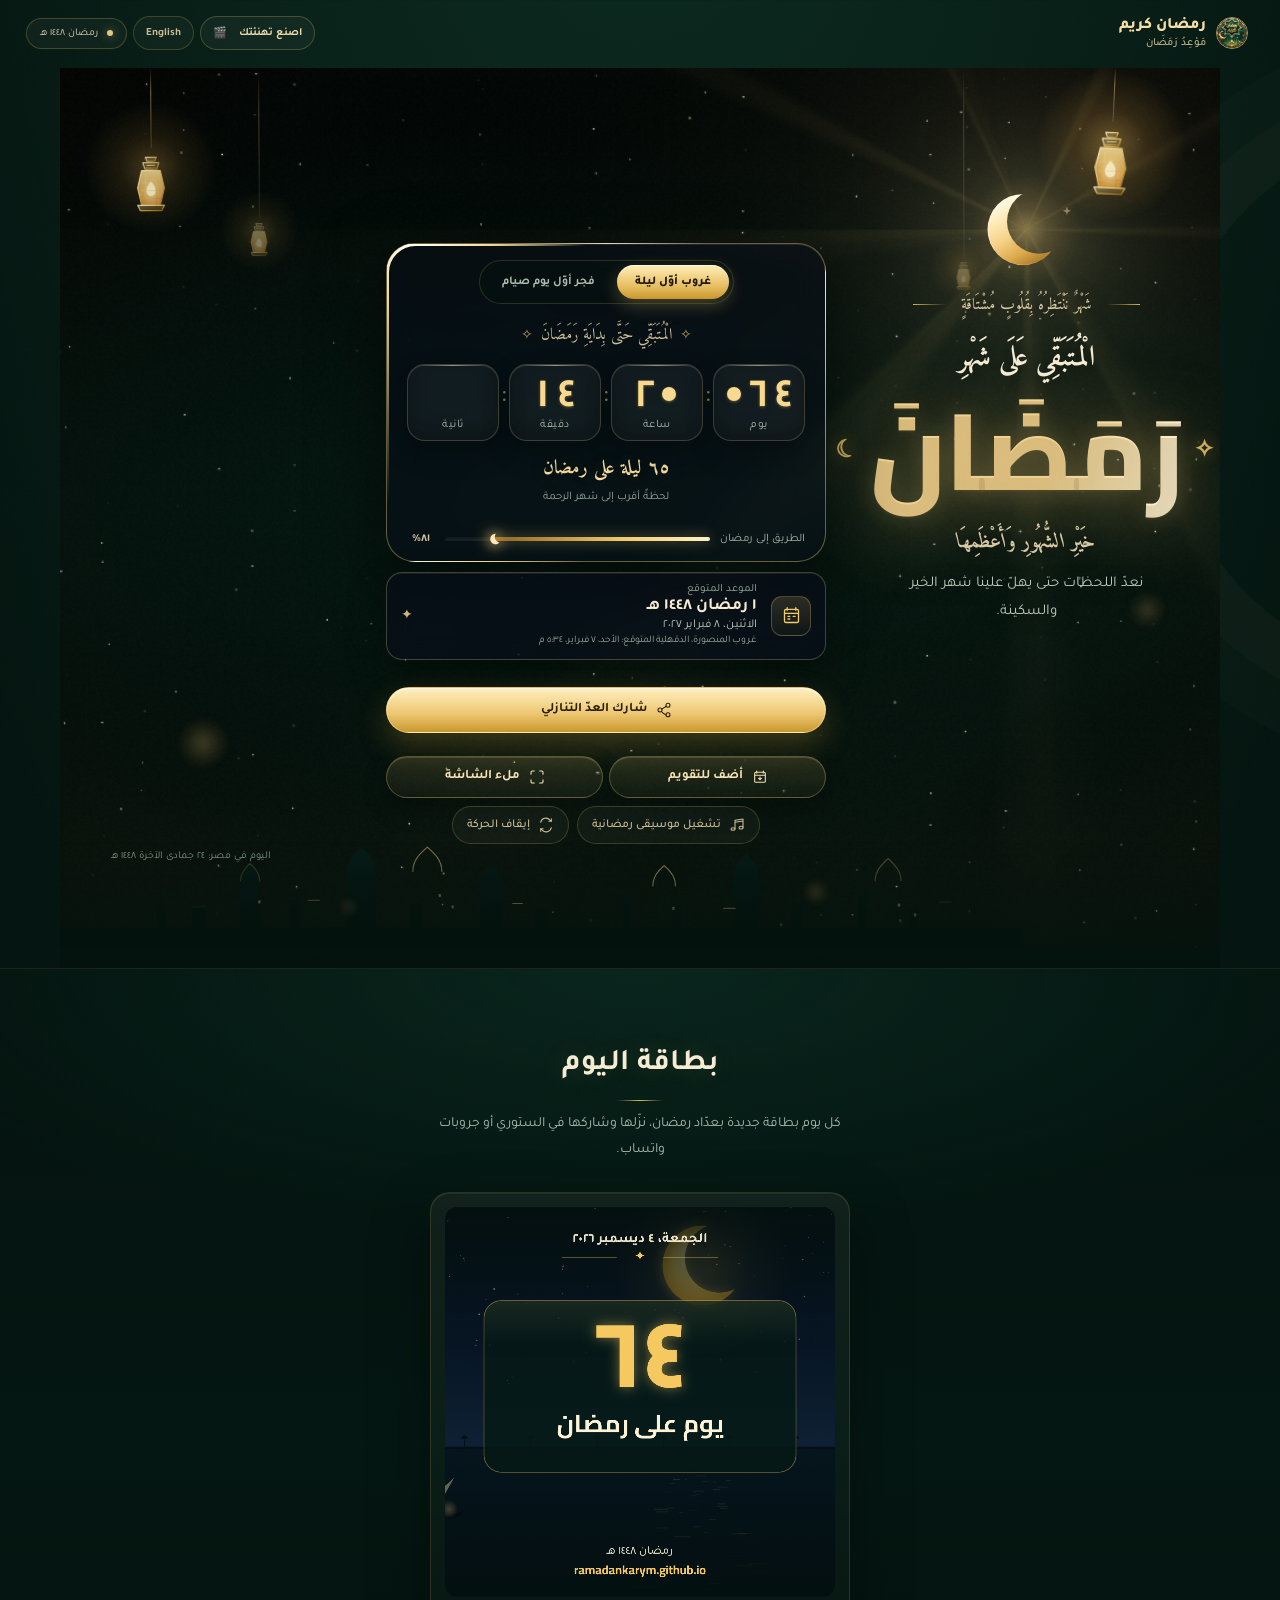
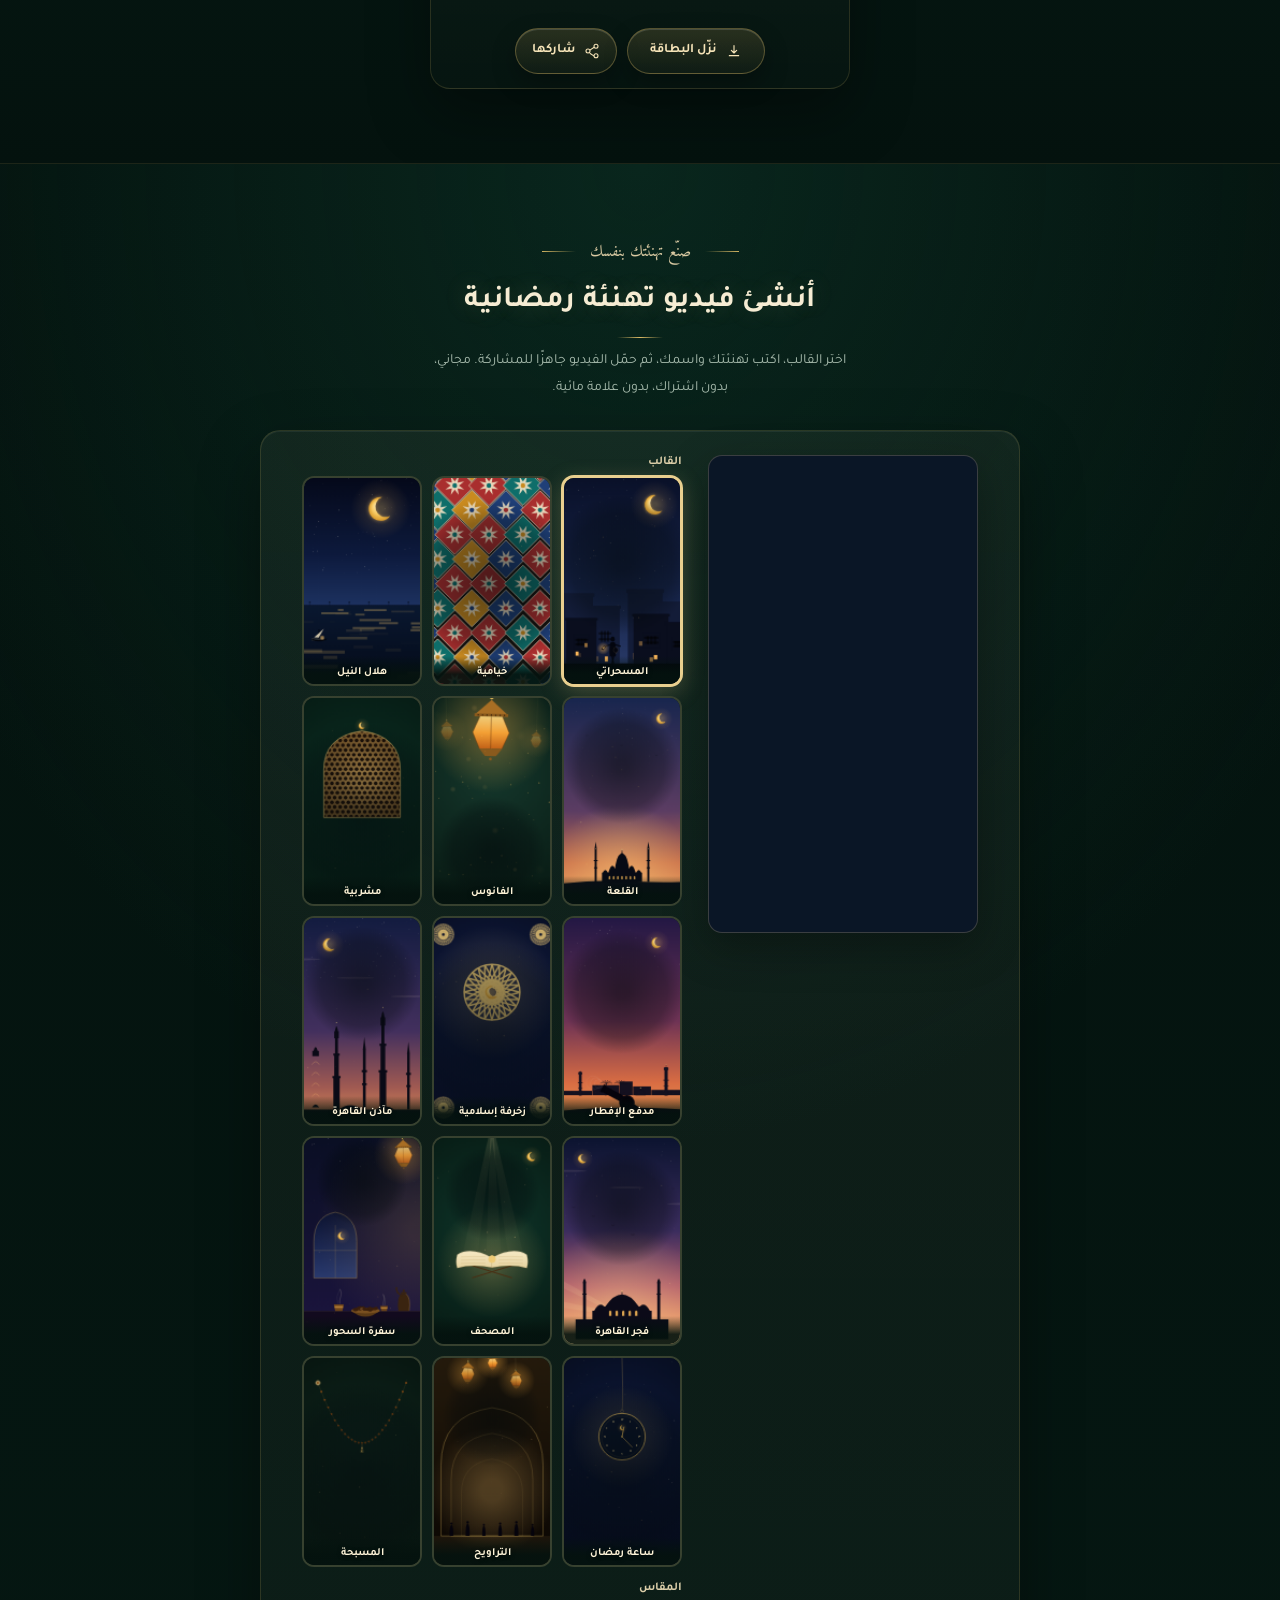
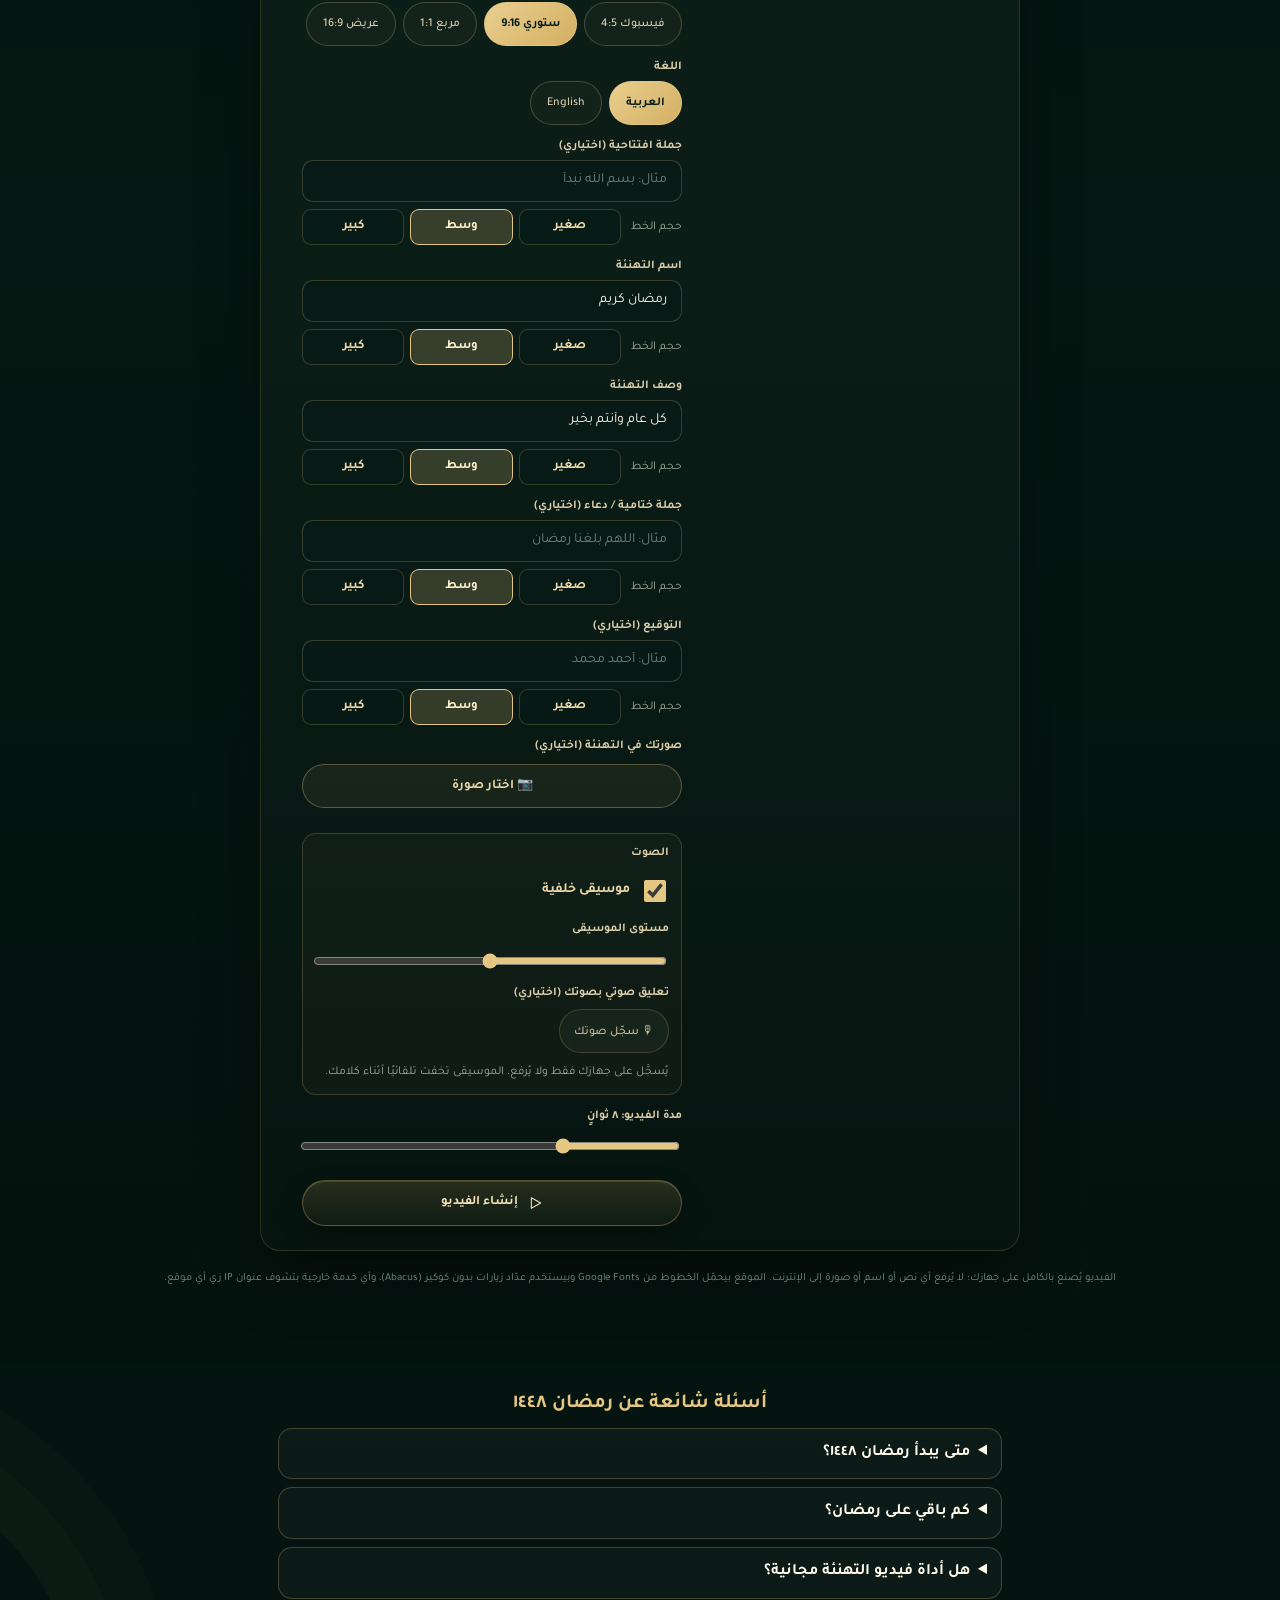
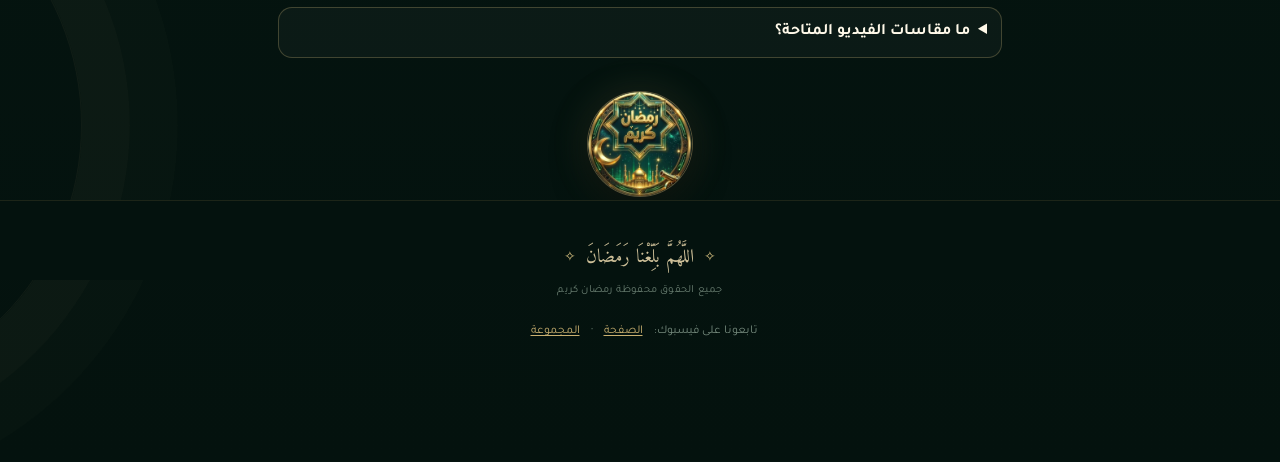
<file: index.html>
<!doctype html>
<html lang="ar" dir="rtl">
  <head>
    <meta charset="utf-8" />
    <meta name="viewport" content="width=device-width, initial-scale=1" />
    <meta name="theme-color" content="#071b17" />
    <meta name="description" content="عدّاد رمضان ١٤٤٨: أول يوم صيام متوقع الاثنين ٨ فبراير ٢٠٢٧. تابع الأيام المتبقية وصمّم فيديو تهنئة رمضانية باسمك مجانًا، بدون اشتراك وبدون علامة مائية." />
    <meta name="keywords" content="عداد رمضان ١٤٤٨, موعد رمضان ٢٠٢٧, بداية شهر رمضان, كم بقي على رمضان, التاريخ الهجري, رمضان ١٤٤٨ هجري, فيديو تهنئة رمضان, تصميم تهنئة رمضانية" />
    <meta property="og:type" content="website" />
    <meta property="og:locale" content="ar_AR" />
    <meta property="og:locale:alternate" content="en_US" />
    <meta property="og:url" content="https://ramadankarym.github.io/" />
    <meta name="robots" content="index, follow, max-image-preview:large" />
    <meta name="google-site-verification" content="DA3HvGoCH22x-t41KAZPqqeJ3Hcv1a7VLDf6SY8VQQ4" />
    <meta property="og:site_name" content="موعد رمضان" />
    <meta property="og:title" content="كم باقي على رمضان ١٤٤٨؟ عدّاد تنازلي وفيديو تهنئة مجاني" />
    <meta property="og:description" content="عدّاد رمضان ١٤٤٨: أول يوم صيام متوقع الاثنين ٨ فبراير ٢٠٢٧. تابع الأيام المتبقية وصمّم فيديو تهنئة رمضانية باسمك مجانًا، بدون اشتراك وبدون علامة مائية." />
    <meta property="og:image" content="https://ramadankarym.github.io/social-card-v2.png" />
    <meta property="og:image:type" content="image/png" />
    <meta property="og:image:width" content="1200" />
    <meta property="og:image:height" content="630" />
    <meta property="og:image:alt" content="رمضان كريم: عداد رمضان ١٤٤٨ هـ وأداة فيديو التهنئة" />
    <meta name="twitter:card" content="summary_large_image" />
    <meta name="twitter:title" content="كم باقي على رمضان ١٤٤٨؟ عدّاد تنازلي وفيديو تهنئة مجاني" />
    <meta name="twitter:description" content="عدّاد رمضان ١٤٤٨: أول يوم صيام متوقع الاثنين ٨ فبراير ٢٠٢٧. تابع الأيام المتبقية وصمّم فيديو تهنئة رمضانية باسمك مجانًا، بدون اشتراك وبدون علامة مائية." />
    <meta name="twitter:image" content="https://ramadankarym.github.io/social-card-v2.png" />
    <meta name="twitter:image:alt" content="رمضان كريم: عداد رمضان ١٤٤٨ هـ وأداة فيديو التهنئة" />
    <title>كم باقي على رمضان ١٤٤٨؟ عدّاد تنازلي وفيديو تهنئة رمضان مجاني</title>
    <link rel="canonical" href="https://ramadankarym.github.io/" />
    <link rel="alternate" hreflang="ar" href="https://ramadankarym.github.io/" />
    <link rel="alternate" hreflang="en" href="https://ramadankarym.github.io/en/" />
    <link rel="alternate" hreflang="x-default" href="https://ramadankarym.github.io/" />
    <link rel="preconnect" href="https://fonts.googleapis.com" />
    <link rel="preconnect" href="https://fonts.gstatic.com" crossorigin />
    <link rel="stylesheet" href="https://fonts.googleapis.com/css2?family=Amiri:ital,wght@0,400;0,700;1,400&family=Cairo:wght@400;700;800&family=Caveat:wght@500;600&family=Reem+Kufi:wght@400;500;600;700&family=Tajawal:wght@400;500;600;700;800&display=swap" />
    <link rel="icon" type="image/png" sizes="32x32" href="./icon-logo-32.png" />
    <link rel="icon" type="image/png" sizes="192x192" href="./icon-logo-192.png" />
        <link rel="stylesheet" href="./styles.css?v=10" />
    <link rel="stylesheet" href="./preview-hero.css?v=10" />
    <link rel="manifest" href="./manifest.webmanifest?v=10" />
    <link rel="apple-touch-icon" href="./apple-touch-logo.png" />
    <script>if ('serviceWorker' in navigator) { var swRef=false;navigator.serviceWorker.addEventListener('controllerchange',function(){if(!swRef){swRef=true;window.location.reload();}}); window.addEventListener('load', function () { navigator.serviceWorker.register('./sw.js').catch(function () {}); }); }</script>
    <script src="./countdown-core.js?v=21"></script>
    <script src="./app.js?v=21" defer></script>
    <script src="./v10.js?v=21" type="module"></script>
    <script>
    (function(){var d=false;function go(){if(d)return;d=true;import('./daily-card.js?v=21');import('./tool.js?v=20');}
    function arm(){var ts=[document.getElementById('daily-card'),document.getElementById('creator')].filter(Boolean);
    if('IntersectionObserver' in window&&ts.length){var io=new IntersectionObserver(function(e){for(var i=0;i<e.length;i++)if(e[i].isIntersecting){io.disconnect();go();return}},{rootMargin:'900px 0px'});ts.forEach(function(t){io.observe(t)})}
    else go();
    if(location.hash&&location.hash.length>1)go();
    setTimeout(function(){(window.requestIdleCallback||function(f){f()})(go,{timeout:2000})},12000)}
    if(document.readyState==='loading')document.addEventListener('DOMContentLoaded',arm);else arm()})();
    </script>
      <style id="v6-critical">
:root {
  color-scheme: dark;
  --night: #071b17;
  --night-soft: #0b241e;
  --cream: #fff9e9;
  --muted: #a9bdb0;
  --gold: #e4c783;
  --gold-soft: #f5deb0;
  --line: rgba(235, 218, 173, .18);
}

* { box-sizing: border-box; }
html { min-width: 320px; min-height: 100%; background: var(--night); -webkit-text-size-adjust: 100%; text-size-adjust: 100%; }
body {
  min-height: 100vh;
  margin: 0;
  color: var(--cream);
  font-family: 'Tajawal', 'Noto Sans Arabic', Tahoma, sans-serif;
  background:
    radial-gradient(ellipse at 50% 18%, rgba(32, 81, 62, .32), transparent 39rem),
    radial-gradient(ellipse at 10% 80%, rgba(174, 130, 52, .07), transparent 30rem),
    linear-gradient(160deg, #081b17 0%, #0a211b 58%, #071814 100%);
}
button { font: inherit; }
.page-shell { position: relative; display: flex; flex-direction: column; min-height: 100vh; overflow: hidden; isolation: isolate; }
.page-shell::before, .page-shell::after { position: absolute; z-index: -1; width: 34rem; height: 34rem; border: 1px solid rgba(226, 200, 137, .055); border-radius: 50%; content: ''; pointer-events: none; }
.page-shell::before { top: 8rem; right: -27rem; box-shadow: 0 0 0 3rem rgba(226, 200, 137, .018), 0 0 0 6rem rgba(226, 200, 137, .013); animation: halo-drift 28s ease-in-out infinite alternate; }
.page-shell::after { bottom: 4rem; left: -29rem; box-shadow: 0 0 0 3rem rgba(226, 200, 137, .018), 0 0 0 6rem rgba(226, 200, 137, .013); animation: halo-drift 34s ease-in-out -12s infinite alternate-reverse; }
.topbar { width: min(100% - 3rem, 1120px); height: 82px; margin-inline: auto; display: flex; align-items: center; justify-content: space-between; border-bottom: 1px solid rgba(237, 226, 196, .1); }
.brand { display: inline-flex; align-items: center; gap: 10px; color: #e9d39d; text-decoration: none; font-size: 14px; font-weight: 700; letter-spacing: .04em; }
.brand-mark { display: grid; width: 33px; height: 33px; place-items: center; border: 1px solid rgba(228, 199, 131, .45); border-radius: 50%; color: var(--gold); }
.brand-mark svg { width: 24px; }
.year-pill { display: inline-flex; align-items: center; gap: 9px; padding: 8px 13px; border: 1px solid rgba(228, 199, 131, .25); border-radius: 999px; color: #e4d8bc; background: rgba(255, 255, 255, .025); font-size: 12px; }
.year-dot { width: 6px; height: 6px; border-radius: 50%; background: var(--gold); box-shadow: 0 0 10px rgba(228, 199, 131, .55); }
main { flex: 1; }
.hero { position: relative; display: flex; flex-direction: column; align-items: center; padding: 30px 20px 38px; text-align: center; }
.sky-art { position: relative; width: min(100%, 420px); height: 157px; margin-bottom: 10px; }
.hero-moon { position: absolute; top: 14px; left: 50%; width: 107px; transform: translateX(-50%); color: #f0d797; filter: drop-shadow(0 0 26px rgba(226, 196, 122, .27)); animation: moon-glow 5.8s ease-in-out infinite; }
.star { position: absolute; color: #e4c783; opacity: .83; animation: twinkle 3.2s ease-in-out infinite; }
.star-one { top: 57px; right: 86px; font-size: 18px; }
.star-two { top: 17px; right: 143px; font-size: 20px; animation-delay: .6s; }
.star-three { top: 77px; left: 94px; font-size: 12px; animation-delay: 1.1s; }
.lantern { position: absolute; top: 45px; display: flex; flex-direction: column; align-items: center; width: 28px; color: #d8bd7b; filter: drop-shadow(0 0 12px rgba(232, 192, 97, .23)); opacity: .78; transform-origin: 50% -47px; animation: lantern-sway 6.8s ease-in-out infinite; }
.lantern::before { position: absolute; bottom: 100%; width: 1px; height: 47px; background: linear-gradient(#d8bd7b, rgba(216, 189, 123, .12)); content: ''; }
.lantern-left { left: 71px; top: 73px; --lantern-scale: .76; animation-delay: -1.4s; }
.lantern-right { right: 62px; top: 50px; --lantern-scale: .92; animation-delay: -3.6s; }
.lantern-cap { width: 19px; height: 5px; border: 1px solid currentColor; border-radius: 4px 4px 1px 1px; }
.lantern-glass { width: 15px; height: 26px; border: 1px solid currentColor; background: linear-gradient(90deg, rgba(232, 194, 107, .1), rgba(245, 217, 142, .55), rgba(232, 194, 107, .1)); clip-path: polygon(18% 0, 82% 0, 100% 50%, 82% 100%, 18% 100%, 0 50%); box-shadow: 0 0 22px rgba(235, 192, 92, .38); }
.lantern-base { width: 20px; height: 5px; border: 1px solid currentColor; border-radius: 1px 1px 4px 4px; }
.eyebrow { display: flex; align-items: center; gap: 11px; margin: 0 0 15px; color: #d2c39e; font-size: 13px; letter-spacing: .03em; }
.eyebrow-line { width: 26px; height: 1px; background: linear-gradient(90deg, transparent, #c5a866); }
.eyebrow-line:last-child { transform: rotate(180deg); }
h1 { display: flex; flex-direction: column; align-items: center; gap: 3px; margin: 0; color: var(--cream); font-weight: 700; line-height: 1.4; letter-spacing: 0; }
.headline-context, .headline-support { display: block; color: var(--cream); font-family: 'Tajawal', 'Noto Sans Arabic', Tahoma, sans-serif; font-size: 40px; font-weight: 600; line-height: 1.4; padding-block: .03em; }
.headline-support { margin: 0; }
h1 .ramadan-word { position: relative; display: block; margin: 0; padding: .12em .16em .13em; border-radius: 50%; color: var(--gold-soft); background: radial-gradient(ellipse at center, rgba(228, 199, 131, .10), transparent 72%); font-family: 'Tajawal', 'Noto Sans Arabic', Tahoma, sans-serif; font-size: 84px; font-weight: 800; font-kerning: normal; font-feature-settings: "mark" 1, "mkmk" 1; line-height: 1.35; direction: rtl; unicode-bidi: isolate; text-align: center; text-shadow: 0 0 24px rgba(228, 199, 131, .22), 0 2px 0 rgba(107, 77, 29, .18); }
h1 .ramadan-word::before, h1 .ramadan-word::after { position: absolute; top: 50%; z-index: 1; color: var(--gold); font-family: 'Tajawal', 'Noto Sans Arabic', sans-serif; font-size: 22px; line-height: 1; opacity: .92; pointer-events: none; text-shadow: 0 0 13px rgba(228, 199, 131, .48); }
h1 .ramadan-word::before { left: -12px; content: '☾'; transform: translate(-100%, -50%) rotate(-14deg); }
h1 .ramadan-word::after { right: -12px; content: '✧'; transform: translate(100%, -50%); }
.ramadan-scene { width: min(100%, 340px); margin: 2px 0 5px; color: #dfc783; opacity: .86; filter: drop-shadow(0 3px 12px rgba(228, 199, 131, .12)); animation: mosque-glow 8s ease-in-out infinite; }
.ramadan-scene svg { display: block; width: 100%; height: auto; overflow: visible; }
.mobile-break { display: none; }
.intro { margin: 15px 0 28px; color: var(--muted); font-size: 16px; font-weight: 400; }
.countdown-panel { width: min(100%, 570px); padding: 23px 28px 18px; border: 1px solid rgba(226, 205, 159, .19); border-radius: 18px; background: linear-gradient(145deg, rgba(245, 240, 223, .065), rgba(234, 214, 169, .018)); box-shadow: 0 24px 80px rgba(0, 0, 0, .17), inset 0 1px 0 rgba(255, 255, 255, .035); backdrop-filter: blur(10px); }
.countdown-heading { display: flex; justify-content: center; align-items: center; gap: 10px; margin: 0; color: #dbcea9; font-size: 14px; font-weight: 500; line-height: 1.7; }
.heading-sparkle { color: var(--gold); font-size: 16px; }
.timer-grid { display: flex; direction: rtl; justify-content: center; align-items: center; gap: clamp(10px, 3.2vw, 25px); margin: 21px 0 11px; }
.time-unit { display: flex; min-width: 80px; flex-direction: column; align-items: center; gap: 1px; }
.time-value { color: #fff5dc; font-size: clamp(36px, 7.4vw, 59px); font-variant-numeric: tabular-nums; font-weight: 500; line-height: 1.1; text-shadow: 0 0 24px rgba(255, 237, 189, .08); }
.seconds-value { color: #e6ce92; }
.time-label { color: #9caf9f; font-size: 12px; }
.time-separator { align-self: flex-start; padding-top: 9px; color: rgba(222, 200, 150, .58); font-family: Georgia, serif; font-size: 34px; font-weight: 400; }
.timer-status { min-height: 20px; margin: 12px 0 0; color: #b7c3b6; font-size: 12px; }
.date-card { display: flex; align-items: center; gap: 14px; width: min(100%, 430px); margin-top: 20px; padding: 13px 16px; border: 1px solid rgba(226, 205, 159, .1); border-radius: 13px; text-align: right; background: rgba(255, 255, 255, .025); }
.date-icon { display: grid; width: 40px; height: 40px; flex: 0 0 40px; place-items: center; border: 1px solid rgba(228, 199, 131, .23); border-radius: 11px; color: var(--gold); background: rgba(228, 199, 131, .07); }
.date-icon svg { width: 21px; height: 21px; }
.date-copy { display: flex; flex: 1; flex-direction: column; gap: 1px; }
.date-caption { color: #9caf9f; font-size: 11px; }
.date-copy strong { color: #f3e6c7; font-size: 17px; font-weight: 700; }
.gregorian-date { color: #bdc7ba; font-size: 12px; }
.sunset-date { color: #9caf9f; font-size: 10px; line-height: 1.6; }
.date-arrow { color: #ceb875; font-size: 14px; }
.share-button { display: inline-flex; align-items: center; justify-content: center; gap: 9px; min-height: 43px; margin-top: 17px; padding: 0 18px; border: 1px solid rgba(228, 199, 131, .33); border-radius: 999px; color: #ecd8a4; background: rgba(228, 199, 131, .07); cursor: pointer; font-size: 13px; font-weight: 600; transition: color .2s ease, background .2s ease, transform .2s ease, border-color .2s ease; }
.share-button:hover, .ambience-button:hover, .motion-button:hover { transform: translateY(-2px); border-color: rgba(228, 199, 131, .6); color: #fff3d0; background: rgba(228, 199, 131, .13); }
.share-button:focus-visible, .ambience-button:focus-visible, .motion-button:focus-visible { outline: 2px solid var(--gold-soft); outline-offset: 4px; }
.share-button svg { width: 17px; height: 17px; }
.ambience-controls { display: flex; flex-wrap: wrap; align-items: center; justify-content: center; gap: 9px; margin-top: 10px; }
.ambience-button, .motion-button { display: inline-flex; align-items: center; justify-content: center; gap: 8px; min-height: 39px; padding: 0 14px; border: 1px solid rgba(228, 199, 131, .25); border-radius: 999px; color: #d9cca9; background: rgba(228, 199, 131, .035); cursor: pointer; font-size: 12px; font-weight: 500; transition: color .2s ease, background .2s ease, transform .2s ease, border-color .2s ease; }
.ambience-button[aria-pressed="true"] { border-color: rgba(228, 199, 131, .6); color: #fff0c8; background: rgba(228, 199, 131, .12); }
.ambience-button svg, .motion-button svg { width: 16px; height: 16px; flex: 0 0 16px; }
.ambience-status { min-height: 15px; margin: 4px 0 0; color: #9caf9f; font-size: 10px; }
.music-credit { margin: 2px 10px 0; color: #788b7e; font-size: 9px; line-height: 1.6; }
.music-credit a { color: #b7a579; text-decoration-color: rgba(183, 165, 121, .45); text-underline-offset: 2px; }
.music-credit a:focus-visible { outline: 1px solid var(--gold); outline-offset: 3px; }
.today-date { margin: 8px 0 0; color: #879d8e; font-size: 11px; }
.footer { display: flex; align-items: center; justify-content: center; gap: 10px; margin-top: 10px; color: #c5b88e; font-family: 'Amiri', serif; font-size: 19px; }
.footer-star { color: #dfc784; font-family: 'Tajawal', sans-serif; font-size: 14px; }
.signature { display: flex; flex-direction: column; align-items: center; gap: 1px; margin: 7px auto 14px; }
.signature-label { color: #778c7f; font-size: 9px; letter-spacing: .06em; }
.signature-name { padding: 0 10px 2px; border-bottom: 1px solid rgba(228, 199, 131, .42); color: #e4c783; font-family: 'Caveat', 'Amiri', cursive; font-size: 27px; line-height: 1.05; letter-spacing: .02em; text-shadow: 0 0 18px rgba(228, 199, 131, .13); transform: rotate(-3deg); }
.disclaimer { margin: 7px 12px 24px; color: #778c7f; text-align: center; font-size: 10px; }
.disclaimer a { color: #c9b070; text-decoration: underline; text-underline-offset: 2px; }
@keyframes twinkle { 0%, 100% { opacity: .42; transform: translateY(0) scale(.9); } 50% { opacity: 1; transform: translateY(-3px) scale(1.12); } }
@keyframes moon-glow { 0%, 100% { transform: translate(-50%, 0); filter: drop-shadow(0 0 21px rgba(226, 196, 122, .2)); } 50% { transform: translate(-50%, -5px); filter: drop-shadow(0 0 31px rgba(226, 196, 122, .39)); } }
@keyframes lantern-sway { 0%, 100% { transform: scale(var(--lantern-scale, .92)) rotate(-2deg); } 50% { transform: scale(var(--lantern-scale, .92)) rotate(2deg); } }
@keyframes mosque-glow { 0%, 100% { opacity: .76; } 50% { opacity: .95; } }
@keyframes halo-drift { from { transform: translateY(-8px) scale(.99); } to { transform: translateY(12px) scale(1.025); } }
.motion-paused *, .motion-paused *::before, .motion-paused *::after { animation-play-state: paused !important; transition-duration: .01ms !important; }
@media (prefers-reduced-motion: reduce) {
  html:not(.motion-user-enabled) *, html:not(.motion-user-enabled) *::before, html:not(.motion-user-enabled) *::after { scroll-behavior: auto !important; animation-duration: .01ms !important; animation-iteration-count: 1 !important; transition-duration: .01ms !important; }
}
@media (max-width: 560px) {
  .topbar { width: calc(100% - 34px); height: 68px; }
  .brand { gap: 7px; font-size: 12px; }
  .brand-mark { width: 30px; height: 30px; }
  .year-pill { gap: 7px; padding: 7px 10px; font-size: 10px; }
  .hero { padding: 23px 16px 30px; }
  .sky-art { height: 137px; margin-bottom: 5px; }
  .hero-moon { top: 9px; width: 95px; }
  .lantern-left { left: 19px; top: 67px; }
  .lantern-right { right: 17px; top: 43px; }
  .star-one { right: 55px; }
  .star-two { right: 105px; }
  .star-three { left: 64px; }
  .eyebrow { gap: 8px; font-size: 11px; }
  .eyebrow-line { width: 18px; }
  .headline-context, .headline-support { font-size: 26px; line-height: 1.45; }
  h1 .ramadan-word { font-size: 60px; line-height: 1.3; }
  h1 .ramadan-word::before, h1 .ramadan-word::after { font-size: 18px; }
  .mobile-break { display: initial; }
  .intro { max-width: 290px; margin-top: 11px; font-size: 14px; line-height: 1.8; }
  .countdown-panel { padding: 20px 12px 15px; border-radius: 15px; }
  .countdown-heading { font-size: 12px; }
  .timer-grid { gap: clamp(5px, 2.2vw, 12px); margin-top: 20px; }
  .time-unit { min-width: 59px; }
  .time-value { font-size: clamp(31px, 9vw, 45px); }
  .time-label { font-size: 10px; }
  .time-separator { padding-top: 5px; font-size: 27px; }
  .date-card { width: 100%; margin-top: 16px; padding: 11px 12px; }
  .date-copy strong { font-size: 16px; }
  .footer { font-size: 17px; }
  .disclaimer { max-width: 330px; align-self: center; line-height: 1.8; }
}

/* ===== Greeting video creator (matches the countdown design language) ===== */
.topbar-side { display: inline-flex; align-items: center; gap: 9px; }
.creator-link { display: inline-flex; align-items: center; gap: 6px; padding: 8px 13px; border: 1px solid rgba(228, 199, 131, .35); border-radius: 999px; color: #ecd8a4; background: rgba(228, 199, 131, .07); font-size: 12px; font-weight: 600; text-decoration: none; transition: color .2s ease, background .2s ease, border-color .2s ease; }
.creator-link:hover { border-color: rgba(228, 199, 131, .6); color: #fff3d0; background: rgba(228, 199, 131, .13); }
.creator { display: flex; flex-direction: column; align-items: center; padding: 30px 20px 34px; text-align: center; border-top: 1px solid rgba(237, 226, 196, .08); }
.creator-title { margin: 0; color: var(--gold-soft); font-family: 'Tajawal', 'Noto Sans Arabic', Tahoma, sans-serif; font-size: 34px; font-weight: 800; line-height: 1.5; text-shadow: 0 0 24px rgba(228, 199, 131, .18); }
.creator-sub { max-width: 430px; margin: 10px 0 24px; color: var(--muted); font-size: 14px; line-height: 1.9; }
.creator-panel { display: flex; flex-wrap: wrap; justify-content: center; gap: 26px; width: min(100%, 760px); padding: 24px; border: 1px solid rgba(226, 205, 159, .19); border-radius: 18px; background: linear-gradient(145deg, rgba(245, 240, 223, .065), rgba(234, 214, 169, .018)); box-shadow: 0 24px 80px rgba(0, 0, 0, .17), inset 0 1px 0 rgba(255, 255, 255, .035); }
.creator-stage { position: relative; flex: 0 1 270px; min-width: 220px; }
#rk-canvas { display: block; width: 100%; height: auto; max-height: 70vh; margin-inline: auto; border: 1px solid rgba(226, 205, 159, .22); border-radius: 14px; background: #0a1626; box-shadow: 0 14px 44px rgba(0, 0, 0, .3); }
.rk-progress { position: absolute; right: 10px; bottom: 10px; left: 10px; height: 6px; overflow: hidden; border-radius: 999px; background: rgba(255, 249, 233, .14); }
.rk-progress-fill { width: 0%; height: 100%; border-radius: 999px; background: linear-gradient(90deg, #c7a65e, #f5deb0); transition: width .2s linear; }
.creator-controls { display: flex; flex: 1 1 300px; min-width: 260px; max-width: 380px; flex-direction: column; gap: 14px; text-align: right; }
.creator-controls[dir="ltr"] { text-align: left; }
.rk-field { display: flex; flex-direction: column; gap: 7px; }
.rk-label { color: #dbcea9; font-size: 12px; font-weight: 600; }
.rk-pills { display: flex; flex-wrap: wrap; gap: 7px; }
.rk-pill { min-height: 34px; padding: 0 13px; border: 1px solid rgba(228, 199, 131, .25); border-radius: 999px; color: #d9cca9; background: rgba(228, 199, 131, .035); cursor: pointer; font-size: 12px; font-weight: 500; transition: color .2s ease, background .2s ease, border-color .2s ease; }
.rk-pill:hover { border-color: rgba(228, 199, 131, .55); color: #fff3d0; }
.rk-pill[aria-pressed="true"] { border-color: rgba(228, 199, 131, .75); color: #081b17; background: linear-gradient(135deg, #e9cf8f, #d3af62); font-weight: 700; }
.rk-pill:focus-visible, .rk-input:focus-visible, .rk-range:focus-visible { outline: 2px solid var(--gold-soft); outline-offset: 2px; }
.rk-input { width: 100%; min-height: 42px; padding: 0 14px; border: 1px solid rgba(228, 199, 131, .22); border-radius: 11px; color: var(--cream); background: rgba(7, 27, 23, .55); font: inherit; font-size: 14px; }
.rk-input::placeholder { color: #6e8377; }
.rk-range { width: 100%; accent-color: #e4c783; }
.rk-make { gap: 10px; min-height: 48px; margin-top: 4px; font-size: 15px; }
.rk-make[disabled] { cursor: default; opacity: .55; transform: none; }
.rk-note { margin: 0; color: #e8b4a0; font-size: 12px; line-height: 1.8; }
.rk-result { display: flex; flex: 1 1 100%; flex-direction: column; align-items: center; gap: 10px; margin-top: 4px; }
.rk-result video { width: min(100%, 270px); max-height: 60vh; border: 1px solid rgba(226, 205, 159, .22); border-radius: 14px; background: #000; box-shadow: 0 14px 44px rgba(0, 0, 0, .3); }
.rk-meta { margin: 0; color: #9caf9f; font-size: 12px; }
.rk-actions { display: flex; flex-wrap: wrap; justify-content: center; gap: 9px; }
.creator-credit { margin: 18px 12px 0; color: #778c7f; font-size: 11px; line-height: 1.9; }
@media (max-width: 560px) {
  .creator { padding: 24px 16px 26px; }
  .creator-title { font-size: 25px; }
  .creator-sub { font-size: 13px; }
  .creator-panel { gap: 20px; padding: 18px 14px; }
  .creator-controls { max-width: none; }
}
.rk-result[hidden], .rk-progress[hidden] { display: none; }

/* Share row after video creation */
.rk-share { margin-top: 14px; display: flex; flex-direction: column; gap: 8px; }
.rk-share-buttons { display: flex; flex-wrap: wrap; gap: 8px; }
.rk-share-buttons .ambience-button, .rk-share-buttons .share-button { text-decoration: none; }
.rk-file { padding: 10px; font-size: .9rem; }
.rk-clear-photo { align-self: flex-start; font-size: .85rem; padding: 6px 12px; }
.visits img { vertical-align: middle; border-radius: 4px; }
.topbar-side .creator-link[lang="en"] { opacity: .85; }

/* English page: LTR flow for countdown order and date card */
html[lang="en"] .timer-grid { direction: ltr; }
html[lang="en"] .date-card { text-align: left; }
html[lang="en"] .creator-controls { text-align: left; }

/* Preview revamp: cinematic video hero for the countdown page. */
.hero {
    position: relative;
    min-height: 100svh;
    display: flex;
    flex-direction: column;
    align-items: center;
    justify-content: center;
    overflow: hidden;
    isolation: isolate;
}
#hero-scene {
    position: absolute;
    inset: 0;
    width: 100%;
    height: 100%;
    z-index: 0;
}
.hero::before {
    content: '';
    position: absolute;
    inset: 0;
    z-index: 1;
    pointer-events: none;
    background:
        radial-gradient(ellipse 90% 60% at 50% 42%, rgba(4, 8, 20, 0) 0%, rgba(4, 8, 20, 0.35) 70%, rgba(4, 8, 20, 0.72) 100%),
        linear-gradient(180deg, rgba(4, 8, 20, 0.45) 0%, rgba(4, 8, 20, 0) 22%, rgba(4, 8, 20, 0) 70%, rgba(4, 8, 20, 0.6) 100%);
}
.hero > *:not(#hero-scene):not(.sky-art) {
    position: relative;
    z-index: 2;
}
/* the old static mosque silhouette gives way to the living scene;
   the sky decorations (crescent + lanterns) return in v5 as an overlay */
.hero .ramadan-scene {
    display: none;
}
/* ---------- v5: prominent gold crescent + fawanis ---------- */
.hero .sky-art {
    position: absolute;
    inset: 0;
    width: auto;
    height: auto;
    margin: 0;
    pointer-events: none;
    z-index: 2;
}
.hero .hero-moon {
    top: 24px;
    left: 60px;
    transform: none;
    width: 120px;
    color: #ffe1a0;
    animation: moonPulse 6s ease-in-out infinite;
}
@keyframes moonPulse {
    0%, 100% { transform: translateY(0); filter: drop-shadow(0 0 26px rgba(255, 205, 105, 0.45)); }
    50% { transform: translateY(-6px); filter: drop-shadow(0 0 46px rgba(255, 214, 130, 0.75)); }
}
.hero .lantern {
    color: #e8c87a;
    opacity: 0.95;
    filter: drop-shadow(0 0 16px rgba(255, 200, 100, 0.45));
}
.hero .lantern-glass {
    animation: glassFlicker 3.7s ease-in-out infinite;
}
@keyframes glassFlicker {
    0%, 100% { box-shadow: 0 0 22px rgba(255, 200, 100, 0.5); }
    45% { box-shadow: 0 0 32px rgba(255, 214, 130, 0.8); }
    60% { box-shadow: 0 0 17px rgba(255, 200, 100, 0.38); }
}
.hero .lantern-left { left: 40px; top: 130px; --lantern-scale: 0.85; }
.hero .lantern-right { right: 40px; top: 100px; --lantern-scale: 1; }
.hero .lantern-m1 { left: 130px; top: 56px; --lantern-scale: 0.55; animation-delay: -2.2s; }
.hero .lantern-m2 { right: 140px; top: 190px; --lantern-scale: 0.5; animation-delay: -4.4s; }
.hero .lantern-m3 { left: 230px; top: 26px; --lantern-scale: 0.42; animation-delay: -5.6s; }
@media (max-width: 480px) {
    .hero .hero-moon { width: 66px; top: 6px; left: 10px; }
    .hero .lantern-left { left: 8px; top: 70px; --lantern-scale: 0.6; }
    .hero .lantern-right { right: 8px; top: 56px; --lantern-scale: 0.7; }
    .hero .lantern-m1 { left: 56px; top: 36px; --lantern-scale: 0.45; }
    .hero .lantern-m2, .hero .lantern-m3 { display: none; }
}
/* glassy countdown panel */
.hero .countdown-panel {
    background: rgba(8, 12, 30, 0.42);
    -webkit-backdrop-filter: blur(16px);
    backdrop-filter: blur(16px);
    border: 1px solid rgba(255, 214, 140, 0.32);
    border-radius: 28px;
    box-shadow: 0 24px 70px rgba(0, 0, 0, 0.5), inset 0 1px 0 rgba(255, 255, 255, 0.09);
}
.hero .time-value {
    font-weight: 900;
    font-size: clamp(2.6rem, 9vw, 4.6rem);
    background: linear-gradient(180deg, #fff3d0 0%, #ffd98a 45%, #e8a93f 100%);
    -webkit-background-clip: text;
    background-clip: text;
    color: transparent;
    filter: drop-shadow(0 0 22px rgba(255, 190, 90, 0.35));
}
.hero .time-unit {
    background: rgba(255, 255, 255, 0.05);
    border: 1px solid rgba(255, 214, 140, 0.18);
    border-radius: 18px;
    padding: 0.35em 0.3em 0.5em;
    min-width: 4.2em;
}
.hero .seconds-value.tick {
    animation: tickPop 0.45s cubic-bezier(0.2, 1.4, 0.4, 1);
}
@keyframes tickPop {
    0% { transform: scale(1.35); filter: brightness(1.6); }
    100% { transform: scale(1); filter: brightness(1); }
}
/* headline glow over the scene */
.hero .ramadan-word {
    filter: drop-shadow(0 6px 40px rgba(255, 190, 90, 0.45));
}
.hero .eyebrow,
.hero .headline-support,
.hero .intro {
    text-shadow: 0 2px 18px rgba(0, 0, 0, 0.8);
}
.hero .date-card {
    background: rgba(8, 12, 30, 0.5);
    -webkit-backdrop-filter: blur(12px);
    backdrop-filter: blur(12px);
    border-color: rgba(255, 214, 140, 0.25);
}
/* scroll hint */
.scroll-hint {
    position: absolute;
    bottom: max(1.1rem, env(safe-area-inset-bottom));
    left: 50%;
    transform: translateX(-50%);
    z-index: 2;
    color: rgba(255, 233, 184, 0.85);
    font-size: 0.85rem;
    display: flex;
    flex-direction: column;
    align-items: center;
    gap: 0.15rem;
    animation: hintFloat 2.2s ease-in-out infinite;
    pointer-events: none;
}
@keyframes hintFloat {
    0%, 100% { transform: translate(-50%, 0); opacity: 0.75; }
    50% { transform: translate(-50%, 8px); opacity: 1; }
}
html.motion-paused .scroll-hint {
    animation: none;
}

/* ---------- v2: dazzling modern polish ---------- */
/* entrance choreography (pure CSS so it can never strand hidden content) */
.hero .eyebrow { animation: riseIn 0.9s cubic-bezier(0.2, 0.8, 0.2, 1) 0.05s both; }
.hero #page-title { animation: riseIn 0.9s cubic-bezier(0.2, 0.8, 0.2, 1) 0.18s both; }
.hero .headline-support { animation: riseIn 0.9s cubic-bezier(0.2, 0.8, 0.2, 1) 0.32s both; }
.hero .intro { animation: riseIn 0.9s cubic-bezier(0.2, 0.8, 0.2, 1) 0.42s both; }
.hero .countdown-panel { animation: riseIn 0.9s cubic-bezier(0.2, 0.8, 0.2, 1) 0.55s both; }
.hero .date-card { animation: riseIn 0.9s cubic-bezier(0.2, 0.8, 0.2, 1) 0.68s both; }
.hero .share-button { animation: riseIn 0.9s cubic-bezier(0.2, 0.8, 0.2, 1) 0.78s both; }
.hero .ambience-controls { animation: riseIn 0.9s cubic-bezier(0.2, 0.8, 0.2, 1) 0.86s both; }
@keyframes riseIn {
    from { opacity: 0; transform: translateY(26px); }
    to { opacity: 1; transform: none; }
}

/* shimmering headline */
.hero .ramadan-word {
    background: linear-gradient(110deg, #f2d493 25%, #fffbe8 42%, #ffd98a 50%, #fffbe8 58%, #f2d493 75%);
    background-size: 250% 100%;
    -webkit-background-clip: text;
    background-clip: text;
    color: transparent;
    animation: sheen 5s linear infinite;
}
@keyframes sheen {
    0% { background-position: 125% 0; }
    100% { background-position: -125% 0; }
}

/* rotating glow border on the countdown panel */
@property --bangle { syntax: '<angle>'; initial-value: 0deg; inherits: false; }
.hero .countdown-panel { position: relative; }
.hero .countdown-panel::before {
    content: '';
    position: absolute;
    inset: -1px;
    border-radius: 29px;
    padding: 1.5px;
    background: conic-gradient(from var(--bangle), transparent 0 68%, rgba(255, 226, 156, 0.95) 82%, rgba(255, 255, 240, 1) 86%, rgba(255, 226, 156, 0.95) 90%, transparent 98%);
    -webkit-mask: linear-gradient(#000 0 0) content-box, linear-gradient(#000 0 0);
    -webkit-mask-composite: xor;
    mask: linear-gradient(#000 0 0) content-box, linear-gradient(#000 0 0);
    mask-composite: exclude;
    animation: borderSpin 6s linear infinite;
    pointer-events: none;
}
@keyframes borderSpin { to { --bangle: 360deg; } }

/* odometer digits */
.hero .time-value { white-space: nowrap; direction: ltr; unicode-bidi: isolate; }
.hero .time-value .dv { display: inline-block; }
.hero .time-value .dv.d-in { animation: digitIn 0.45s cubic-bezier(0.2, 1.2, 0.3, 1); }
@keyframes digitIn {
    0% { transform: translateY(-0.55em) scale(1.2); opacity: 0; filter: brightness(2); }
    100% { transform: none; opacity: 1; filter: none; }
}

/* journey-to-Ramadan progress */
.journey {
    margin-top: 0.9rem;
    display: flex;
    align-items: center;
    gap: 0.6rem;
    font-size: 0.8rem;
    color: rgba(255, 233, 184, 0.85);
}
.journey-track {
    position: relative;
    flex: 1;
    height: 6px;
    border-radius: 99px;
    background: rgba(255, 255, 255, 0.12);
    overflow: visible;
}
.journey-fill {
    position: absolute;
    inset-inline-start: 0;
    top: 0;
    bottom: 0;
    width: 0%;
    border-radius: 99px;
    background: linear-gradient(90deg, #b9862f, #ffd98a);
    box-shadow: 0 0 12px rgba(255, 190, 90, 0.55);
    transition: width 1s linear;
}
.journey-moon {
    position: absolute;
    top: 50%;
    inset-inline-start: 0%;
    transform: translate(-50%, -50%);
    font-size: 0.95rem;
    color: #ffe9b8;
    text-shadow: 0 0 10px rgba(255, 210, 120, 0.9);
    transition: inset-inline-start 1s linear;
}
.journey-pct { font-weight: 700; color: #ffe9b8; min-width: 2.4em; text-align: center; }

/* aurora layer */
.aurora { position: absolute; inset: 0; z-index: 1; pointer-events: none; overflow: hidden; }
.aurora span {
    position: absolute;
    width: 60vmax;
    height: 60vmax;
    border-radius: 50%;
    filter: blur(90px);
    mix-blend-mode: screen;
    opacity: 0.16;
}
.aurora span:nth-child(1) { background: radial-gradient(circle, #ffbe5a, transparent 60%); top: -25vmax; inset-inline-start: -15vmax; animation: aur1 26s ease-in-out infinite alternate; }
.aurora span:nth-child(2) { background: radial-gradient(circle, #ffd98a, transparent 60%); bottom: -30vmax; inset-inline-end: -20vmax; animation: aur2 32s ease-in-out infinite alternate; }
.aurora span:nth-child(3) { background: radial-gradient(circle, #e8a93f, transparent 60%); top: 30%; inset-inline-start: 35%; opacity: 0.10; animation: aur3 38s ease-in-out infinite alternate; }
@keyframes aur1 { to { transform: translate(12vmax, 8vmax) scale(1.15); } }
@keyframes aur2 { to { transform: translate(-10vmax, -6vmax) scale(1.2); } }
@keyframes aur3 { to { transform: translate(-8vmax, 10vmax) scale(0.85); } }
html.motion-paused .aurora span { animation: none; }

/* rising gold dust */
.dust { position: absolute; inset: 0; z-index: 1; pointer-events: none; overflow: hidden; }
.dust span {
    position: absolute;
    bottom: -12px;
    width: 7px;
    height: 7px;
    border-radius: 50%;
    background: radial-gradient(circle, rgba(255, 226, 156, 0.95), rgba(255, 226, 156, 0) 70%);
    animation: rise 11s linear infinite;
}
.dust span:nth-child(1) { inset-inline-start: 8%; animation-delay: 0s; }
.dust span:nth-child(2) { inset-inline-start: 22%; animation-delay: 2.4s; width: 5px; height: 5px; }
.dust span:nth-child(3) { inset-inline-start: 36%; animation-delay: 5.1s; width: 9px; height: 9px; }
.dust span:nth-child(4) { inset-inline-start: 50%; animation-delay: 1.2s; }
.dust span:nth-child(5) { inset-inline-start: 64%; animation-delay: 6.8s; width: 5px; height: 5px; }
.dust span:nth-child(6) { inset-inline-start: 76%; animation-delay: 3.6s; width: 8px; height: 8px; }
.dust span:nth-child(7) { inset-inline-start: 88%; animation-delay: 8.2s; }
.dust span:nth-child(8) { inset-inline-start: 43%; animation-delay: 9.5s; width: 4px; height: 4px; }
@keyframes rise {
    0% { transform: translateY(0) translateX(0); opacity: 0; }
    8% { opacity: 0.9; }
    85% { opacity: 0.5; }
    100% { transform: translateY(-105vh) translateX(24px); opacity: 0; }
}
html.motion-paused .dust span { animation: none; opacity: 0; }

/* ===== v6: survey-driven upgrades ===== */
/* warm nights line under the digits */
.nights-line {
  margin: 10px 0 0;
  color: #f6c860;
  font-family: 'Amiri', serif;
  font-size: 21px;
  font-weight: 700;
  text-shadow: 0 0 18px rgba(246, 200, 96, .35);
}

/* premium serif accent: italic Amiri on the support line */
.headline-support {
  font-family: 'Amiri', serif !important;
  font-style: italic;
  letter-spacing: .5px;
}

/* countdown target toggle */
.target-toggle {
  display: flex;
  justify-content: center;
  gap: 8px;
  margin-bottom: 14px;
}
.target-pill {
  min-height: 32px;
  padding: 0 14px;
  border: 1px solid rgba(228, 199, 131, .30);
  border-radius: 999px;
  color: #d9cca9;
  background: rgba(228, 199, 131, .05);
  cursor: pointer;
  font: inherit;
  font-size: 12.5px;
  font-weight: 600;
  transition: all .2s ease;
}
.target-pill:hover { border-color: rgba(228, 199, 131, .6); color: #fff3d0; }
.target-pill[aria-pressed="true"] {
  border-color: rgba(228, 199, 131, .85);
  color: #081b17;
  background: linear-gradient(135deg, #e9cf8f, #d3af62);
  font-weight: 800;
}

/* hero action row: share + calendar + fullscreen */
.hero-actions {
  display: flex;
  flex-wrap: wrap;
  justify-content: center;
  gap: 10px;
}
.hero-actions .action-mini {
  font-size: 13px;
  min-height: 42px;
  padding: 0 16px;
}

/* light rays behind the crescent */
.moon-rays {
  position: absolute;
  top: -40px;
  left: 50%;
  width: 340px;
  height: 340px;
  transform: translateX(-50%);
  background: conic-gradient(from 0deg at 50% 50%,
    transparent 0deg, rgba(246, 200, 96, .10) 12deg, transparent 24deg,
    transparent 40deg, rgba(246, 200, 96, .08) 52deg, transparent 64deg,
    transparent 82deg, rgba(246, 200, 96, .11) 94deg, transparent 106deg,
    transparent 130deg, rgba(246, 200, 96, .07) 142deg, transparent 154deg,
    transparent 175deg, rgba(246, 200, 96, .10) 187deg, transparent 199deg,
    transparent 220deg, rgba(246, 200, 96, .08) 232deg, transparent 244deg,
    transparent 265deg, rgba(246, 200, 96, .11) 277deg, transparent 289deg,
    transparent 310deg, rgba(246, 200, 96, .09) 322deg, transparent 334deg,
    transparent 350deg, rgba(246, 200, 96, .07) 358deg, transparent 360deg);
  border-radius: 50%;
  -webkit-mask-image: radial-gradient(circle, #000 0%, transparent 68%);
  mask-image: radial-gradient(circle, #000 0%, transparent 68%);
  animation: rays-spin 60s linear infinite;
  pointer-events: none;
}
@keyframes rays-spin { to { transform: translateX(-50%) rotate(360deg); } }
html.motion-paused .moon-rays { animation: none; }

/* daily card section */
.daily-card-section { padding: 34px 16px 8px; text-align: center; }
.daily-card-panel {
  margin: 18px auto 0;
  max-width: 420px;
  border: 1px solid rgba(228, 199, 131, .28);
  border-radius: 20px;
  background: rgba(7, 27, 23, .5);
  padding: 14px;
  box-shadow: 0 18px 50px rgba(0, 0, 0, .35);
}
#daily-card-canvas {
  width: 100%;
  height: auto;
  border-radius: 12px;
  display: block;
}
.daily-card-actions {
  display: flex;
  justify-content: center;
  gap: 10px;
  margin-top: 14px;
  flex-wrap: wrap;
}
.daily-card-actions .action-mini { font-size: 13px; min-height: 42px; padding: 0 16px; }

/* template live grid */
.rk-grid {
  display: grid;
  grid-template-columns: repeat(3, 1fr);
  gap: 10px;
}
.rk-tile {
  position: relative;
  padding: 0;
  border: 2px solid rgba(228, 199, 131, .22);
  border-radius: 12px;
  overflow: hidden;
  background: #071b17;
  cursor: pointer;
  transition: border-color .2s ease, transform .15s ease, box-shadow .2s ease;
}
.rk-tile:hover { border-color: rgba(228, 199, 131, .6); transform: translateY(-2px); }
.rk-tile[aria-pressed="true"] {
  border-color: #e9cf8f;
  box-shadow: 0 0 0 1px #e9cf8f, 0 6px 22px rgba(228, 199, 131, .25);
}
.rk-tile canvas { width: 100%; height: auto; display: block; }
.rk-tile-name {
  position: absolute;
  inset-inline: 0;
  bottom: 0;
  padding: 10px 4px 5px;
  font-size: 11px;
  font-weight: 700;
  color: #fdf3d7;
  background: linear-gradient(transparent, rgba(4, 18, 14, .92) 65%);
  text-shadow: 0 1px 4px rgba(0,0,0,.6);
}
@media (max-width: 420px) {
  .rk-grid { grid-template-columns: repeat(3, 1fr); gap: 7px; }
  .rk-tile-name { font-size: 10px; }
}

/* v8 polish: comfortable tap targets, fluid countdown, styled photo picker */
.brand { display: inline-flex; align-items: center; min-height: 40px; padding: 4px 6px; }
.creator-link { display: inline-flex; align-items: center; min-height: 40px; padding: 4px 10px; }
.target-pill { min-height: 40px; padding: 6px 14px; }
.rk-pill { min-height: 44px; padding: 0 16px; display: inline-flex; align-items: center; justify-content: center; }
.rk-range { height: 28px; }
.fb-links a { display: inline-block; min-height: 34px; line-height: 34px; padding: 0 8px; }
.music-credit a { white-space: nowrap; padding: 10px 4px; margin: -10px -4px; }
/* fluid countdown: boxes compress instead of clipping under text zoom */
.hero .timer-grid { display: flex; align-items: stretch; justify-content: center; gap: 2px; }
.hero .time-unit { min-width: 0; flex: 1 1 0; max-width: 110px; }
.hero .time-separator { flex: 0 0 auto; }
.hero .time-value { font-size: clamp(28px, 8vw, 59px); }
/* styled photo picker (replaces the browser's untranslated file button) */
.rk-file { position: absolute !important; width: 1px; height: 1px; opacity: 0; overflow: hidden; }
.rk-file-btn { display: inline-flex; align-items: center; justify-content: center; gap: 8px; min-height: 44px; margin: 4px 0; padding: 0 18px; border: 1px solid rgba(228, 199, 131, .33); border-radius: 999px; color: #ecd8a4; background: rgba(228, 199, 131, .07); cursor: pointer; font-size: 13px; font-weight: 600; transition: background .2s ease, border-color .2s ease; }
.rk-file-btn:hover { border-color: rgba(228, 199, 131, .6); background: rgba(228, 199, 131, .13); }
[hidden] { display: none !important; }

    .made-by { margin: 4px auto 10px; color: #6f8478; font-size: 11px; letter-spacing: .02em; text-align: center; }
</style>
      <link rel="stylesheet" href="./v10.css?v=13" />
  <script type="application/ld+json">{"@context": "https://schema.org", "@graph": [{"@type": "WebSite", "@id": "https://ramadankarym.github.io/#website", "url": "https://ramadankarym.github.io/", "name": "موعد رمضان", "inLanguage": ["ar", "en"]}, {"@type": "WebApplication", "@id": "https://ramadankarym.github.io/#app", "url": "https://ramadankarym.github.io/", "name": "أداة فيديو تهنئة رمضان وعدّاد رمضان ١٤٤٨", "description": "عدّاد تنازلي لرمضان ١٤٤٨ هـ وأداة مجانية لإنشاء فيديو تهنئة رمضانية بدون اشتراك وبدون علامة مائية.", "applicationCategory": "MultimediaApplication", "operatingSystem": "Any", "browserRequirements": "Requires JavaScript", "inLanguage": "ar", "isPartOf": {"@id": "https://ramadankarym.github.io/#website"}, "image": "https://ramadankarym.github.io/social-card-v2.png", "offers": {"@type": "Offer", "price": "0", "priceCurrency": "USD"}}]}</script>
  <style>
.seo-faq { max-width: 760px; margin: 28px auto 8px; padding: 0 18px; color: var(--cream, #fff9e9); }
.seo-faq h2 { margin: 0 0 12px; font-size: 20px; text-align: center; color: var(--gold, #e4c783); }
.seo-faq details { margin: 8px 0; padding: 12px 14px; border: 1px solid rgba(228, 199, 131, .25); border-radius: 14px; background: rgba(255, 255, 255, .03); }
.seo-faq summary { cursor: pointer; font-weight: 700; font-size: 16px; line-height: 1.6; }
.seo-faq p { margin: 8px 0 2px; color: var(--muted, #a9bdb0); line-height: 1.8; font-size: 15px; }
</style>
  <style id="logo-style">.brand-mark{width:32px!important;height:32px!important;overflow:hidden;padding:0;border-color:rgba(228,199,131,.7)}.brand-mark img{display:block;width:100%;height:100%;border-radius:50%;object-fit:cover}.footer-logo{display:block;width:104px;height:104px;margin:26px auto 4px;border-radius:50%;box-shadow:0 0 0 1px rgba(228,199,131,.35),0 10px 34px rgba(0,0,0,.5),0 0 40px rgba(228,199,131,.14)}    /* result card: tidy action + share grids */
    #rk-result .rk-share { width: 100%; align-items: center; }
    #rk-result .rk-actions { display: grid; grid-template-columns: 1.35fr 1fr; gap: 10px; align-items: stretch; width: 100%; }
    #rk-result .rk-actions > * { margin: 0; min-height: 46px; width: 100%; padding-inline: 12px; justify-content: center; text-align: center; line-height: 1.2; }
    #rk-result .rk-share-buttons { display: grid; grid-template-columns: repeat(3, minmax(0, 1fr)); gap: 10px; width: 100%; }
    #rk-result .rk-share-buttons > * { margin: 0; min-height: 44px; width: 100%; padding-inline: 8px; justify-content: center; text-align: center; line-height: 1.2; box-sizing: border-box; }
    #rk-result .rk-share-buttons > #rk-share-video { grid-column: 1 / -1; min-height: 46px; }
    #rk-result .rk-share-buttons > #rk-share-video[hidden] { display: none; }
  </style>
<style id="hdr-fix">
.topbar .brand-text{display:inline-flex;flex-direction:column;gap:1px;line-height:1.25;white-space:nowrap}
.topbar .brand-text b{font-size:16px;font-weight:800;letter-spacing:0;color:#f6dfa6}
.topbar .brand-text small{font-size:11px;font-weight:500;letter-spacing:.02em;color:#cdbd92;opacity:.95}
.topbar .brand span:last-child{font-size:inherit}
.creator-link,.year-pill{white-space:nowrap}
.creator-link .emo{margin-inline-start:6px}
@media (max-width:560px){
  .topbar{display:grid;grid-template-columns:1fr auto;align-items:center;column-gap:8px;row-gap:8px;padding:10px 14px}
  .topbar-side{display:contents}
  .topbar .brand{grid-column:1;grid-row:1;gap:9px}
  .topbar-side .creator-link[lang]{grid-column:2;grid-row:1;justify-self:end}
  .topbar-side .creator-link:not([lang]){grid-column:1;grid-row:2;justify-self:start}
  .topbar-side .year-pill{grid-column:2;grid-row:2;justify-self:end}
  .topbar .brand-text b{font-size:15px}
  .topbar .brand-text small{font-size:10.5px}
  .creator-link{min-height:34px;padding:0 13px;font-size:12px}
  .year-pill{padding:7px 11px;font-size:11px}
  .topbar.condensed{padding-block:8px}
}
</style>
</head>
  <body>
    <div class="page-shell">
      <header class="topbar" aria-label="رأس الصفحة">
        <a class="brand" href="#home" aria-label="رمضان كريم، موعد رمضان — الرئيسية">
          <span class="brand-mark" aria-hidden="true">
            <img src="./logo-96.webp" width="32" height="32" alt="" decoding="async">
          </span>
          <span class="brand-text"><b>رمضان كريم</b><small>مَوْعِدُ رَمَضَان</small></span>
        </a>
        <span class="topbar-side">
          <a class="creator-link" href="#creator">اصنع تهنئتك <span class="emo" aria-hidden="true">🎬</span></a>
          <a class="creator-link" href="./en/" hreflang="en" lang="en">English</a>
          <span class="year-pill"><span class="year-dot" aria-hidden="true"></span> رمضان ١٤٤٨ هـ</span>
        </span>
      </header>

      <main id="home">
        <section class="hero" aria-labelledby="page-title">
          <canvas id="sky" aria-hidden="true"></canvas>
          <div class="aurora" aria-hidden="true"><span></span><span></span><span></span></div>
          <div class="dust" aria-hidden="true"><span></span><span></span><span></span><span></span><span></span><span></span><span></span><span></span></div>
          <div class="sky-art" aria-hidden="true">
            <span class="star star-one">✦</span><span class="star star-two">✧</span><span class="star star-three">✦</span>
            <span class="moon-rays" aria-hidden="true"></span>
            <svg class="hero-moon" viewBox="0 0 120 120" fill="none"><path d="M82.6 12.7A48 48 0 1 0 107.3 97a51.8 51.8 0 0 1-24.7-84.3Z" fill="currentColor"/><path d="m31 16 1.7 4.3 4.3 1.7-4.3 1.7L31 28l-1.7-4.3L25 22l4.3-1.7L31 16Z" fill="currentColor"/><circle cx="97" cy="38" r="2" fill="currentColor"/></svg>
            <div class="lantern lantern-left"><span class="lantern-cap"></span><span class="lantern-glass"></span><span class="lantern-base"></span></div>
            <div class="lantern lantern-right"><span class="lantern-cap"></span><span class="lantern-glass"></span><span class="lantern-base"></span></div>
            <div class="lantern lantern-m1"><span class="lantern-cap"></span><span class="lantern-glass"></span><span class="lantern-base"></span></div>
            <div class="lantern lantern-m2"><span class="lantern-cap"></span><span class="lantern-glass"></span><span class="lantern-base"></span></div>
            <div class="lantern lantern-m3"><span class="lantern-cap"></span><span class="lantern-glass"></span><span class="lantern-base"></span></div>
          </div>

          <p class="eyebrow"><span class="eyebrow-line"></span> شَهْرٌ نَنْتَظِرُهُ بِقُلُوبٍ مُشْتَاقَةٍ <span class="eyebrow-line"></span></p>
          <h1 id="page-title" aria-label="الْمُتَبَقِّي عَلَى شَهْرِ رَمَضَانَ">
            <span class="headline-context">الْمُتَبَقِّي عَلَى شَهْرِ</span>
            <span class="ramadan-word">رَمَضَانَ</span>
          </h1>
          <p class="headline-support">خَيْرِ الشُّهُورِ وَأَعْظَمِهَا</p>
          <div class="ramadan-scene" aria-hidden="true">
            <svg viewBox="0 0 360 122" fill="none">
              <defs>
                <linearGradient id="mosque-gold" x1="180" y1="16" x2="180" y2="108" gradientUnits="userSpaceOnUse">
                  <stop stop-color="#f1dda8" />
                  <stop offset="1" stop-color="#c7a65e" />
                </linearGradient>
              </defs>
              <g stroke="url(#mosque-gold)" stroke-linecap="round" stroke-linejoin="round">
                <path d="M48 105H312" stroke-width="1.5" opacity=".4" />
                <path d="M97 104V51h16v53M93 51h24l-4-7H97zM101 44l4-12 4 12zM95 66h20M95 78h20" fill="url(#mosque-gold)" fill-opacity=".12" stroke-width="1.7" />
                <path d="M247 104V51h16v53M243 51h24l-4-7h-16zM251 44l4-12 4 12zM245 66h20M245 78h20" fill="url(#mosque-gold)" fill-opacity=".12" stroke-width="1.7" />
                <path d="M125 104V69h110v35z" fill="url(#mosque-gold)" fill-opacity=".12" stroke-width="1.8" />
                <path d="M125 69c0-10 8-18 17-22 9 4 17 12 17 22zM201 69c0-10 8-18 17-22 9 4 17 12 17 22z" fill="url(#mosque-gold)" fill-opacity=".13" stroke-width="1.7" />
                <path d="M144 69c0-18 15-32 36-40 21 8 36 22 36 40z" fill="url(#mosque-gold)" fill-opacity=".18" stroke-width="1.9" />
                <path d="M169 104V87a11 11 0 0 1 22 0v17z" fill="#071b17" stroke-width="1.7" />
                <path d="M139 84v-8a5 5 0 0 1 10 0v8M211 84v-8a5 5 0 0 1 10 0v8" stroke-width="1.6" />
                <path d="M52 53V64M46 65h12l-2 4v17l2 4H46l2-4V69zM46 65h12M46 90h12M49 94h6M308 53V64M302 65h12l-2 4v17l2 4h-12l2-4V69zM302 65h12M302 90h12M305 94h6" fill="url(#mosque-gold)" fill-opacity=".16" stroke-width="1.5" />
              </g>
              <path d="M178 7a9 9 0 1 0 12 13 10 10 0 0 1-12-13Z" fill="url(#mosque-gold)" />
              <path d="m197 15 2 4 4 2-4 2-2 4-2-4-4-2 4-2z" fill="url(#mosque-gold)" opacity=".8" />
            </svg>
          </div>
          <p class="intro">نعدّ اللحظات حتى يهلّ علينا شهر الخير والسكينة.</p>

          <div class="countdown-panel" aria-label="العد التنازلي لبداية رمضان">
            <div class="target-toggle" role="group" aria-label="نهاية العد">
              <button type="button" class="target-pill" id="target-sunset" aria-pressed="true">غروب أوّل ليلة</button>
              <button type="button" class="target-pill" id="target-fajr" aria-pressed="false">فجر أوّل يوم صيام</button>
            </div>
            <h2 class="countdown-heading"><span class="heading-sparkle" aria-hidden="true">✧</span> الْمُتَبَقِّي حَتَّى بِدَايَةِ رَمَضَانَ <span class="heading-sparkle" aria-hidden="true">✧</span></h2>
            <div class="timer-grid" role="timer" aria-label="الوقت المتبقي حتى رمضان">
              <div class="time-unit"><span class="time-value" id="days">٠٠٠</span><span class="time-label">يوم</span></div>
              <span class="time-separator" aria-hidden="true">:</span>
              <div class="time-unit"><span class="time-value" id="hours">٠٠</span><span class="time-label">ساعة</span></div>
              <span class="time-separator" aria-hidden="true">:</span>
              <div class="time-unit"><span class="time-value" id="minutes">٠٠</span><span class="time-label">دقيقة</span></div>
              <span class="time-separator" aria-hidden="true">:</span>
              <div class="time-unit"><span class="time-value seconds-value" id="seconds">٠٠</span><span class="time-label">ثانية</span></div>
            </div>
            <p class="nights-line" id="nights-line"></p>
            <p class="timer-status" id="timer-status" aria-live="polite">نحسبها معًا...</p>
            <div class="journey" aria-hidden="true">
              <span class="journey-label">الطريق إلى رمضان</span>
              <span class="journey-track"><span class="journey-fill" id="journey-fill"></span><span class="journey-moon" id="journey-moon">☪</span></span>
              <span class="journey-pct" id="journey-pct"></span>
            </div>
          </div>

          <div class="date-card">
            <div class="date-icon" aria-hidden="true">
              <svg viewBox="0 0 24 24" fill="none"><path d="M7 3v3m10-3v3M4.5 9.5h15M5.8 5h12.4A1.8 1.8 0 0 1 20 6.8v11.4a1.8 1.8 0 0 1-1.8 1.8H5.8A1.8 1.8 0 0 1 4 18.2V6.8A1.8 1.8 0 0 1 5.8 5Z" stroke="currentColor" stroke-width="1.5" stroke-linecap="round"/><path d="M8 13h2m4 0h2m-8 3h2" stroke="currentColor" stroke-width="1.5" stroke-linecap="round"/></svg>
            </div>
            <div class="date-copy"><span class="date-caption">الموعد المتوقع</span><strong id="ramadan-date">١ رمضان ١٤٤٨ هـ</strong><span class="gregorian-date" id="gregorian-date">الاثنين، ٨ فبراير ٢٠٢٧</span><span class="sunset-date" id="sunset-date">غروب المنصورة، الدقهلية المتوقع: الأحد، ٧ فبراير، ٥:٣٤ م</span></div>
            <span class="date-arrow" aria-hidden="true">✦</span>
          </div>

          <div class="hero-actions">
          <button class="share-button" id="share-button" type="button">
            <svg viewBox="0 0 24 24" fill="none" aria-hidden="true"><circle cx="18" cy="5" r="3" stroke="currentColor" stroke-width="1.6"/><circle cx="6" cy="12" r="3" stroke="currentColor" stroke-width="1.6"/><circle cx="18" cy="19" r="3" stroke="currentColor" stroke-width="1.6"/><path d="m8.7 10.7 6.6-4.4m-6.6 9 6.6 4.4" stroke="currentColor" stroke-width="1.6"/></svg>
            <span id="share-label">شارك العدّ التنازلي</span>
          </button>
          <button class="share-button action-mini" id="calendar-button" type="button" aria-label="أضف للتقويم">
            <svg viewBox="0 0 24 24" fill="none" aria-hidden="true"><path d="M7 3v3m10-3v3M4.5 9.5h15M5.8 5h12.4A1.8 1.8 0 0 1 20 6.8v11.4a1.8 1.8 0 0 1-1.8 1.8H5.8A1.8 1.8 0 0 1 4 18.2V6.8A1.8 1.8 0 0 1 5.8 5Z" stroke="currentColor" stroke-width="1.6" stroke-linecap="round"/><path d="M12 12v4m0 0 2-2m-2 2-2-2" stroke="currentColor" stroke-width="1.6" stroke-linecap="round" stroke-linejoin="round"/></svg>
            <span>أضف للتقويم</span>
          </button>
          <button class="share-button action-mini" id="fullscreen-button" type="button" aria-label="ملء الشاشة">
            <svg viewBox="0 0 24 24" fill="none" aria-hidden="true"><path d="M8 3H5a2 2 0 0 0-2 2v3m18 0V5a2 2 0 0 0-2-2h-3m0 18h3a2 2 0 0 0 2-2v-3M3 16v3a2 2 0 0 0 2 2h3" stroke="currentColor" stroke-width="1.6" stroke-linecap="round"/></svg>
            <span>ملء الشاشة</span>
          </button>
          </div>
          <div class="ambience-controls" aria-label="إعدادات الأجواء الرمضانية">
            <button class="ambience-button" id="music-toggle" type="button" aria-pressed="false">
              <svg viewBox="0 0 24 24" fill="none" aria-hidden="true"><path d="M9 18V5l12-2v13M9 8l12-2" stroke="currentColor" stroke-width="1.6" stroke-linecap="round" stroke-linejoin="round"/><ellipse cx="6" cy="18" rx="3" ry="2" stroke="currentColor" stroke-width="1.6"/><ellipse cx="18" cy="16" rx="3" ry="2" stroke="currentColor" stroke-width="1.6"/></svg>
              <span id="music-label">تشغيل موسيقى رمضانية</span>
            </button>
            <button class="motion-button" id="motion-toggle" type="button" aria-pressed="false">
              <svg viewBox="0 0 24 24" fill="none" aria-hidden="true"><path d="M4 8a8 8 0 0 1 13.7-3.7L20 6.5M20 6.5V2.8m0 3.7h-3.7M20 16a8 8 0 0 1-13.7 3.7L4 17.5M4 17.5v3.7m0-3.7h3.7" stroke="currentColor" stroke-width="1.6" stroke-linecap="round" stroke-linejoin="round"/></svg>
              <span id="motion-label">تشغيل الحركة</span>
            </button>
          </div>
          <p class="ambience-status" id="ambience-status" role="status" aria-live="polite"></p>
          <span class="scroll-hint" aria-hidden="true">اسحب لتحت<br>⌄</span>
          <p class="today-date" id="today-date"></p>
          <audio id="ramadan-music" preload="none" loop></audio>
          <script>
          (function(){
            var audio = document.getElementById('ramadan-music');
            var toggle = document.getElementById('music-toggle');
            var loading = null;
            function ensureSrc(){
              if (audio.dataset.ready) return Promise.resolve();
              if (loading) return loading;
              loading = Promise.all(['./music-00.b64','./music-01.b64','./music-02.b64','./music-03.b64','./music-04.b64'].map(function(u){ return fetch(u).then(function(r){ return r.text(); }); }))
                .then(function(parts){ return parts.join(''); })
                .then(function(t){
                  var bin = atob(t.replace(/\s+/g,''));
                  var bytes = new Uint8Array(bin.length);
                  for (var i=0;i<bin.length;i++) bytes[i]=bin.charCodeAt(i);
                  audio.src = URL.createObjectURL(new Blob([bytes],{type:'audio/mpeg'}));
                  audio.dataset.ready = '1';
                });
              return loading;
            }
            toggle.addEventListener('click', function(ev){
              if (audio.dataset.ready) return;
              ev.stopImmediatePropagation();
              ev.preventDefault();
              ensureSrc().then(function(){ toggle.click(); });
            }, true);
          })();
          </script>
        </section>

        <section class="daily-card-section" id="daily-card" aria-labelledby="daily-card-title">
          <h2 class="creator-title" id="daily-card-title">بطاقة اليوم</h2>
          <p class="creator-sub">كل يوم بطاقة جديدة بعدّاد رمضان، نزّلها وشاركها في الستوري أو جروبات واتساب.</p>
          <div class="daily-card-panel">
            <canvas id="daily-card-canvas" width="1080" height="1080" style="width:100%;height:auto;display:block;border-radius:12px" aria-label="بطاقة اليوم"></canvas>
            <div class="daily-card-actions">
              <button class="share-button" id="daily-download" type="button">
                <svg viewBox="0 0 24 24" fill="none" aria-hidden="true"><path d="M12 4v11m0 0 4-4m-4 4-4-4M5 19h14" stroke="currentColor" stroke-width="1.7" stroke-linecap="round" stroke-linejoin="round"/></svg>
                <span>نزّل البطاقة</span>
              </button>
              <button class="share-button action-mini" id="daily-share" type="button">
                <svg viewBox="0 0 24 24" fill="none" aria-hidden="true"><circle cx="18" cy="5" r="3" stroke="currentColor" stroke-width="1.6"/><circle cx="6" cy="12" r="3" stroke="currentColor" stroke-width="1.6"/><circle cx="18" cy="19" r="3" stroke="currentColor" stroke-width="1.6"/><path d="m8.7 10.7 6.6-4.4m-6.6 9 6.6 4.4" stroke="currentColor" stroke-width="1.6"/></svg>
                <span>شاركها</span>
              </button>
            </div>
          </div>
        </section>

        <section class="creator" id="creator" aria-labelledby="creator-title">
          <p class="eyebrow"><span class="eyebrow-line"></span> <span id="t-eyebrow">صنّع تهنئتك بنفسك</span> <span class="eyebrow-line"></span></p>
          <h2 class="creator-title" id="creator-title">أنشئ فيديو تهنئة رمضانية</h2>
          <p class="creator-sub" id="t-sub">اختر القالب، اكتب تهنئتك واسمك، ثم حمّل الفيديو جاهزًا للمشاركة. مجاني، بدون اشتراك، بدون علامة مائية.</p>

          <div class="creator-panel">
            <div class="creator-stage" dir="ltr">
              <canvas id="rk-canvas" aria-label="Video preview"></canvas>
              <div class="rk-progress" id="rk-progress" hidden><div class="rk-progress-fill" id="rk-progress-fill"></div></div>
            </div>

            <div class="creator-controls" id="rk-controls">
              <div class="rk-field">
                <span class="rk-label" id="t-template">القالب</span>
                <div class="rk-pills" id="rk-templates" role="group" aria-label="القالب"></div>
              </div>
              <div class="rk-field">
                <span class="rk-label" id="t-format">المقاس</span>
                <div class="rk-pills" id="rk-formats" role="group" aria-label="المقاس"></div>
              </div>
              <div class="rk-field">
                <span class="rk-label" id="t-lang">اللغة</span>
                <div class="rk-pills" id="rk-langs" role="group" aria-label="اللغة"></div>
              </div>
              <div class="rk-field">
                <label class="rk-label" for="rk-opener" id="t-opener">جملة افتتاحية (اختياري)</label>
                <input class="rk-input" id="rk-opener" type="text" maxlength="50" placeholder="مثال: بسم الله نبدأ" />
              </div>
              <div class="rk-field">
                <label class="rk-label" for="rk-line1" id="t-line1">اسم التهنئة</label>
                <input class="rk-input" id="rk-line1" type="text" maxlength="40" />
              </div>
              <div class="rk-field">
                <label class="rk-label" for="rk-line2" id="t-line2">وصف التهنئة</label>
                <input class="rk-input" id="rk-line2" type="text" maxlength="50" />
              </div>
              <div class="rk-field">
                <label class="rk-label" for="rk-closing" id="t-closing">جملة ختامية / دعاء (اختياري)</label>
                <input class="rk-input" id="rk-closing" type="text" maxlength="60" placeholder="مثال: اللهم بلغنا رمضان" />
              </div>
              <div class="rk-field">
                <label class="rk-label" for="rk-name" id="t-name">التوقيع (اختياري)</label>
                <input class="rk-input" id="rk-name" type="text" maxlength="40" placeholder="مثال: أحمد محمد" />
              </div>
              <div class="rk-field">
                <label class="rk-label" for="rk-photo" id="t-photo">صورتك في التهنئة (اختياري)</label>
                <label class="rk-file-btn" for="rk-photo">📷 اختار صورة</label>
                <input class="rk-input rk-file" id="rk-photo" type="file" accept="image/*" />
                <span class="rk-note" id="rk-photo-name"></span>
                <button class="ambience-button rk-clear-photo" id="rk-photo-clear" type="button" hidden>إزالة الصورة</button>
              </div>
              <div class="rk-field">
                <label class="rk-label" for="rk-duration"><span id="t-length">مدة الفيديو</span>: <span id="rk-duration-value">٨</span> <span id="t-seconds">ثوانٍ</span></label>
                <input class="rk-range" id="rk-duration" type="range" min="5" max="15" step="1" value="8" />
              </div>
              <button class="share-button rk-make" id="rk-make" type="button">
                <svg viewBox="0 0 24 24" fill="none" aria-hidden="true"><path d="m5 4 14 8-14 8V4Z" stroke="currentColor" stroke-width="1.6" stroke-linejoin="round"/></svg>
                <span id="rk-make-label">إنشاء الفيديو</span>
              </button>
              <p class="rk-note" id="rk-unsupported" hidden></p>
            </div>

            <div class="rk-result" id="rk-result" hidden dir="ltr">
              <video id="rk-video" controls loop muted playsinline></video>
              <p class="rk-meta" id="rk-meta" dir="rtl"></p>
              <div class="rk-actions" dir="rtl">
                <button class="share-button" id="rk-download" type="button">
                  <svg viewBox="0 0 24 24" fill="none" aria-hidden="true"><path d="M12 4v11m0 0 4.5-4.5M12 15l-4.5-4.5M4.5 19.5h15" stroke="currentColor" stroke-width="1.6" stroke-linecap="round" stroke-linejoin="round"/></svg>
                  <span id="t-download">تحميل الفيديو</span>
                </button>
                <button class="ambience-button" id="rk-again" type="button"><span id="t-again">إنشاء نسخة جديدة</span></button>
              </div>
              <div class="rk-share" id="rk-share" dir="rtl" hidden>
                <span class="rk-label" id="t-share">شارك التهنئة</span>
                <div class="rk-share-buttons">
                  <button class="share-button" id="rk-share-video" type="button" hidden>
                    <svg viewBox="0 0 24 24" fill="none" aria-hidden="true"><circle cx="18" cy="5" r="3" stroke="currentColor" stroke-width="1.6"/><circle cx="6" cy="12" r="3" stroke="currentColor" stroke-width="1.6"/><circle cx="18" cy="19" r="3" stroke="currentColor" stroke-width="1.6"/><path d="m8.7 10.7 6.6-4.4m-6.6 9 6.6 4.4" stroke="currentColor" stroke-width="1.6"/></svg>
                    <span id="t-share-video">مشاركة الفيديو</span>
                  </button>
                  <a class="ambience-button" id="rk-share-wa" href="#" target="_blank" rel="noopener">واتساب</a>
                  <a class="ambience-button" id="rk-share-fb" href="#" target="_blank" rel="noopener">فيسبوك</a>
                  <a class="ambience-button" id="rk-share-tg" href="#" target="_blank" rel="noopener">تليجرام</a>
                </div>
                <span class="rk-note" id="rk-share-status"></span>
              </div>
            </div>
          </div>
          <p class="creator-credit" id="t-privacy">الفيديو يُصنع بالكامل على جهازك؛ لا يُرفع أي نص أو اسم أو صورة إلى الإنترنت. الموقع بيحمّل الخطوط من Google Fonts وبيستخدم عدّاد زيارات بدون كوكيز (Abacus)، وأي خدمة خارجية بتشوف عنوان IP زي أي موقع.</p>
        </section>
      <section class="seo-faq" aria-labelledby="faq-h">
        <h2 id="faq-h">أسئلة شائعة عن رمضان ١٤٤٨</h2>
        <details><summary>متى يبدأ رمضان ١٤٤٨؟</summary><p>المتوقع حسب الحسابات الفلكية أن تكون أول ليلة في غروب الأحد ٧ فبراير ٢٠٢٧، وأول يوم صيام الاثنين ٨ فبراير ٢٠٢٧. الإعلان الرسمي يعتمد على رؤية الهلال، فقد يختلف الموعد بيوم.</p></details><details><summary>كم باقي على رمضان؟</summary><p>العدّاد في أعلى الصفحة يحسب الأيام والساعات والدقائق والثواني حتى غروب ٧ فبراير ٢٠٢٧ بتوقيت القاهرة، ويمكنك التبديل بين غروب أول ليلة وفجر أول يوم صيام.</p></details><details><summary>هل أداة فيديو التهنئة مجانية؟</summary><p>نعم، مجانية بالكامل، بدون تسجيل ولا اشتراك ولا علامة مائية. الفيديو يُصنع على جهازك ولا يُرفع أي نص أو صورة إلى الإنترنت.</p></details><details><summary>ما مقاسات الفيديو المتاحة؟</summary><p>ستوري ٩:١٦، وفيسبوك ٤:٥، ومربع ١:١، وعريض ١٦:٩، بالعربي أو الإنجليزي، مع اختيار حجم الخط ومعاينة حية أثناء الكتابة.</p></details>
      </section>
      </main>
      <img class="footer-logo" src="./logo-256.webp" width="104" height="104" alt="شعار رمضان كريم" loading="lazy" decoding="async">

      <footer class="footer"><span class="footer-star" aria-hidden="true">✧</span> اللَّهُمَّ بَلِّغْنَا رَمَضَانَ <span class="footer-star" aria-hidden="true">✧</span></footer>
      <p class="made-by">جميع الحقوق محفوظة رمضان كريم</p>
      <p class="disclaimer fb-links" style="font-size:12px">تابعونا على فيسبوك: <a href="https://www.facebook.com/share/1EBsuiFdBc/" target="_blank" rel="noopener">الصفحة</a> &middot; <a href="https://www.facebook.com/share/g/1ECezVvJub/" target="_blank" rel="noopener">المجموعة</a></p>
      <p class="disclaimer music-credit">الموسيقى: «Desert City» تأليف Kevin MacLeod (incompetech.com)، مرخّصة برخصة <a href="https://creativecommons.org/licenses/by/4.0/" target="_blank" rel="noopener">CC BY 4.0</a>.</p>
      <p class="disclaimer">التاريخ تقديري، ووقت الغروب محسوب للمنصورة وقد يختلف باختلاف الموقع؛ والإعلان الرسمي يعتمد رؤية الهلال والجهة المختصة في بلدك.</p>
    </div>
  <script>
(function(){try{var H=location.hostname;if(H!=='ramadankarym.github.io')return;var B='https://abacus.jasoncameron.dev/hit/rk-dcf271b7a8/';
function hit(k){try{fetch(B+k,{keepalive:true,credentials:'omit',referrerPolicy:'no-referrer'}).catch(function(){})}catch(e){}}
function go(){if(navigator.doNotTrack==='1')return;var rs=document.getElementById('rk-result');if(rs&&window.MutationObserver)new MutationObserver(function(){if(!rs.hidden)hit('made')}).observe(rs,{attributes:true,attributeFilter:['hidden']});
['video','wa','fb','tg'].forEach(function(n){var e=document.getElementById('rk-share-'+n);if(e)e.addEventListener('click',function(){hit('share-'+n)})});var d=document.getElementById('rk-download');if(d)d.addEventListener('click',function(){hit('downloads')});
var s=window.sessionStorage;if(s.getItem('rkv'))return;s.setItem('rkv','1');var r=(document.referrer||'').toLowerCase(),q=new URLSearchParams(location.search),t=(q.get('s')||'').toLowerCase().replace(/[^a-z0-9_-]/g,'').slice(0,24),x='direct';
if(/facebook|fb\.com|l\.messenger/.test(r)||q.has('fbclid'))x='facebook';else if(/whatsapp|wa\.me/.test(r))x='whatsapp';else if(/instagram/.test(r))x='instagram';else if(/tiktok/.test(r))x='tiktok';else if(/google|bing|duckduckgo|yahoo/.test(r))x='search';else if(r&&r.indexOf(H)<0)x='other';
hit('visits');hit('visits-'+(document.documentElement.lang||'x').slice(0,2));hit('src-'+x);if(t)hit('tag-'+t)}
addEventListener('load',function(){setTimeout(go,2500)})}catch(e){}})();
</script>
</body>
</html>
</file>
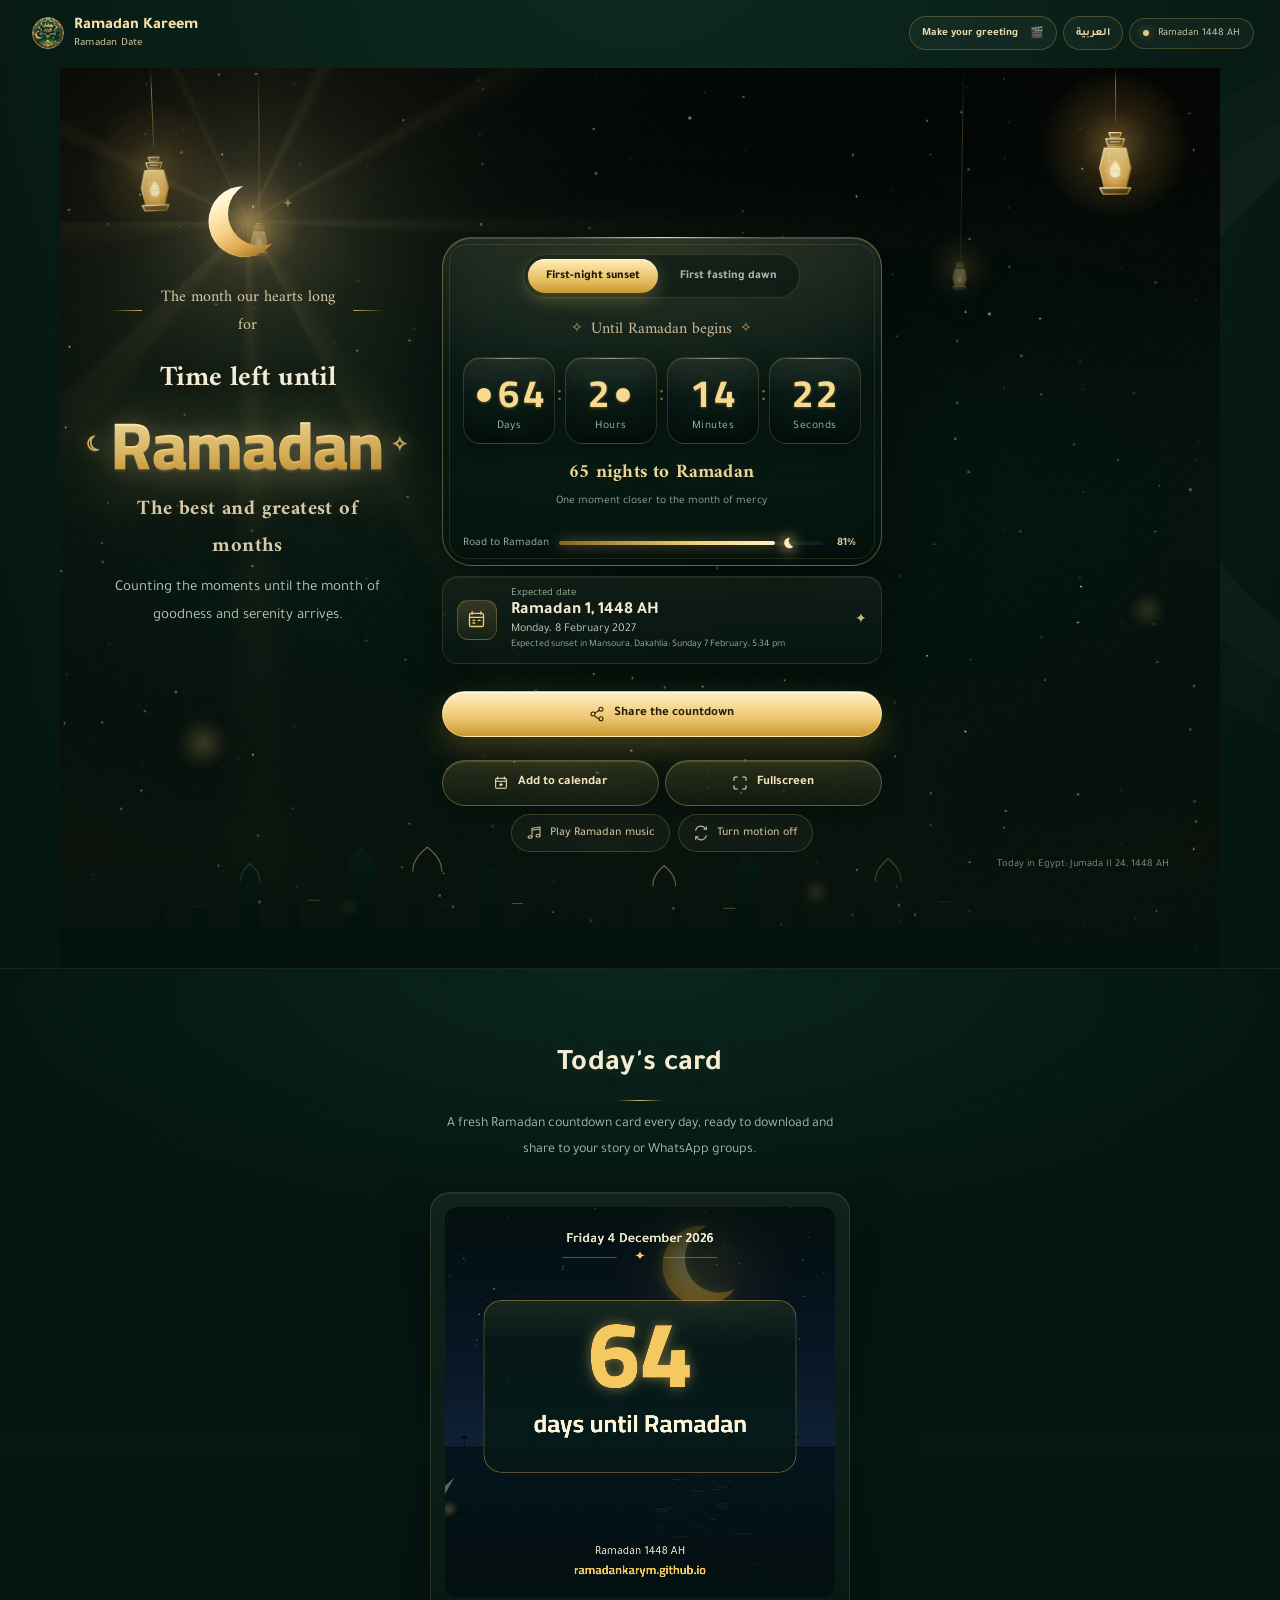
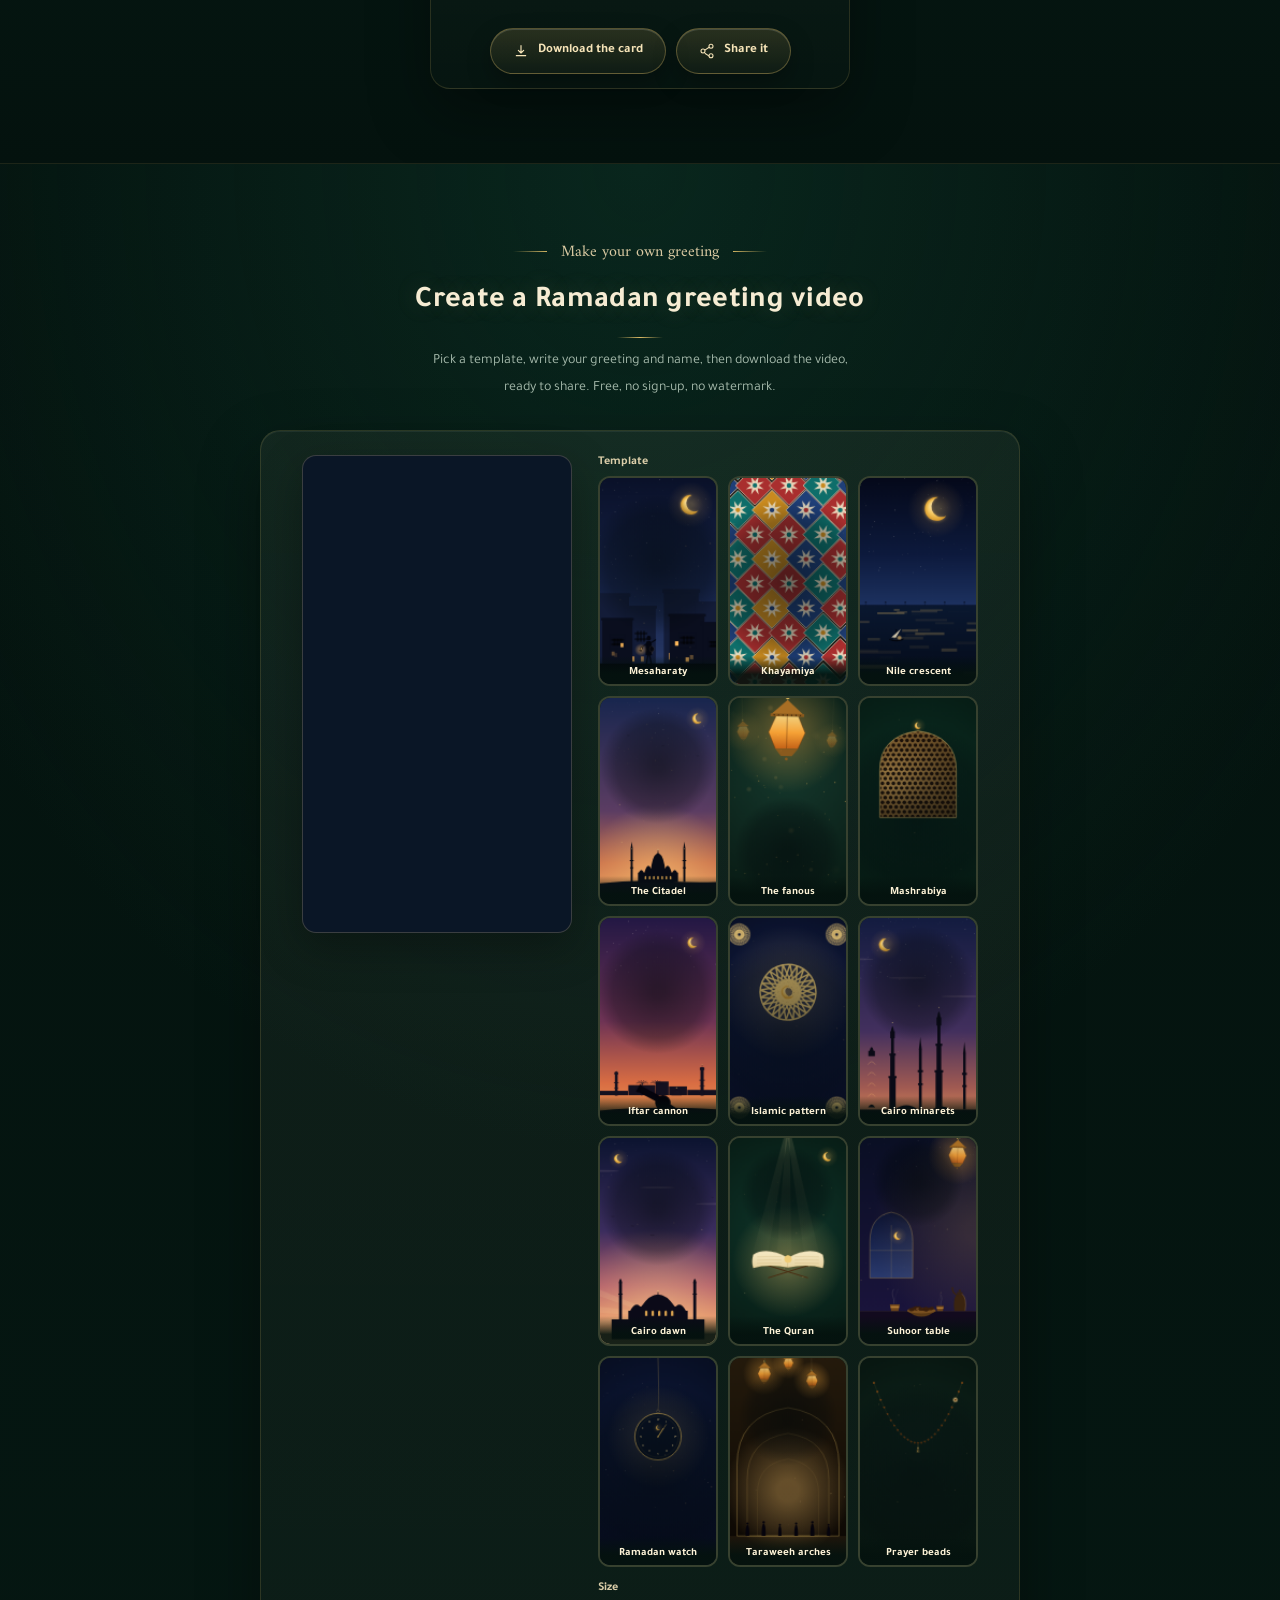
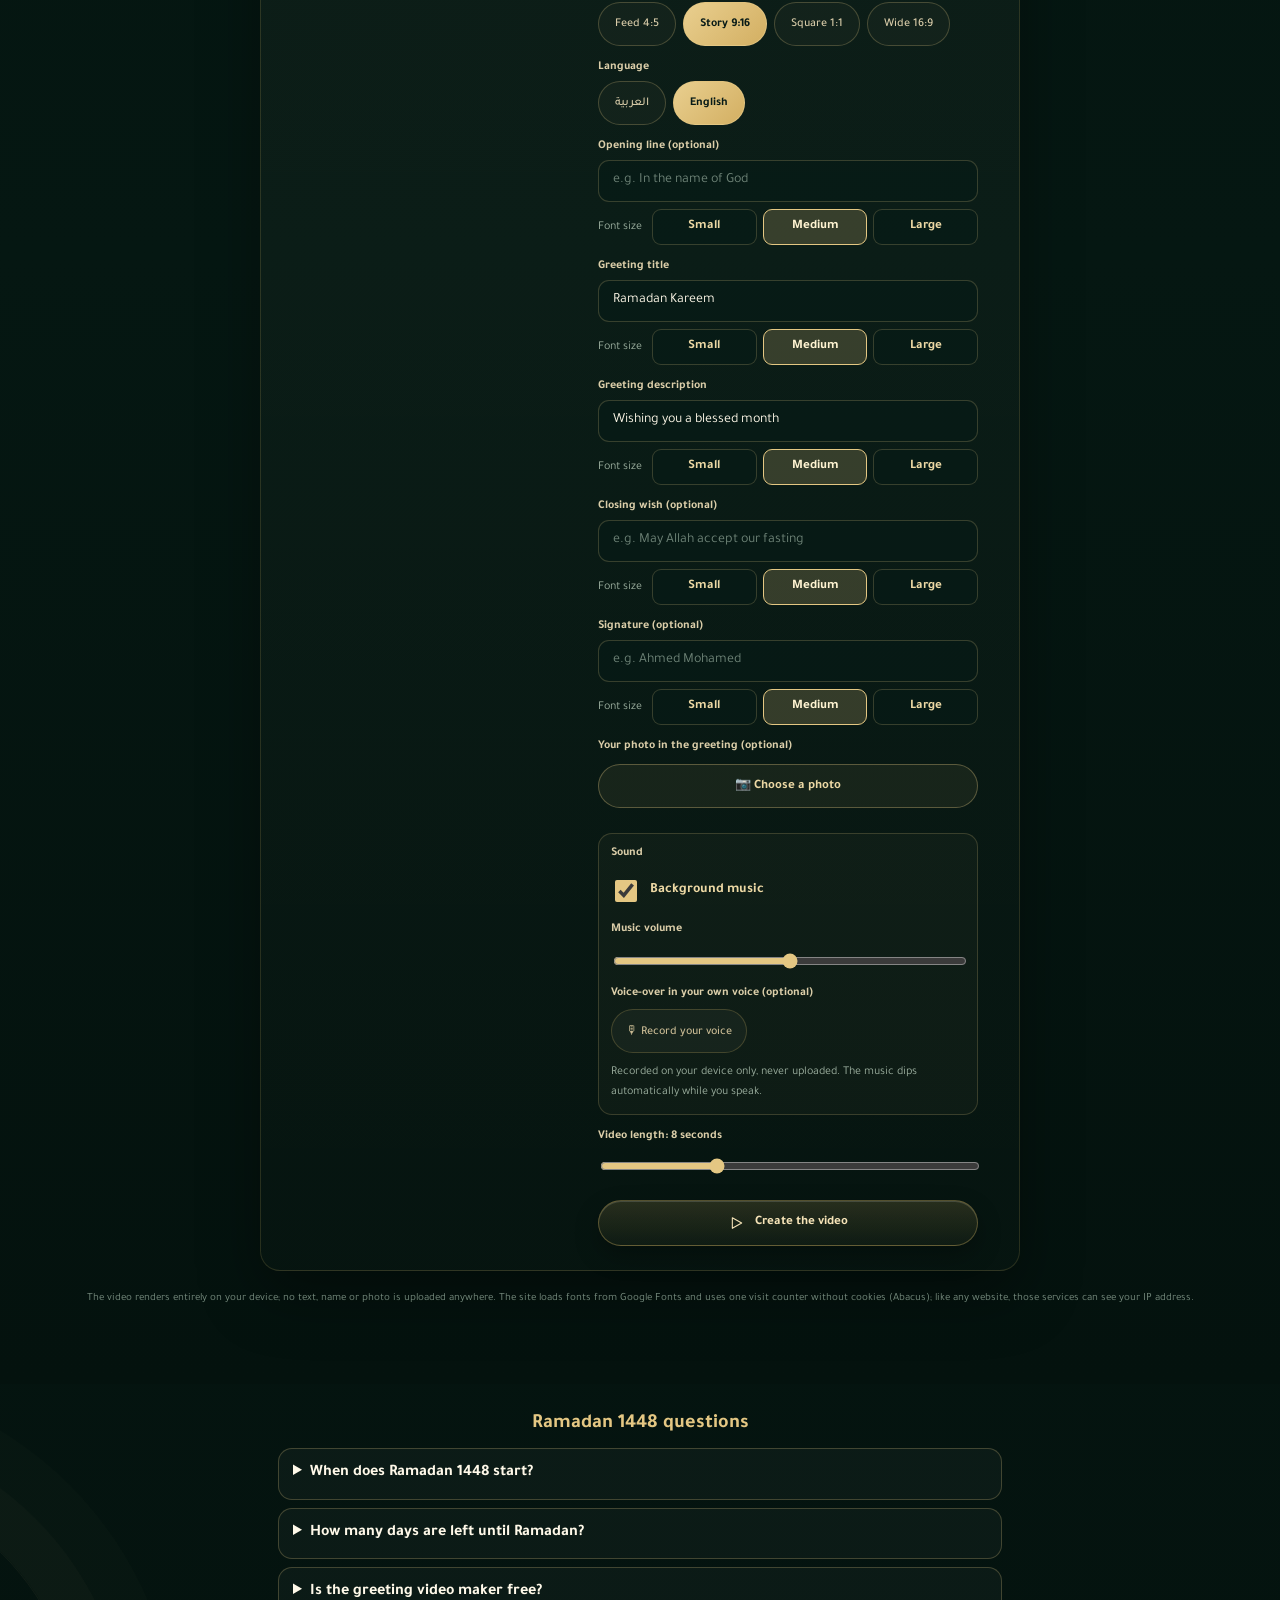
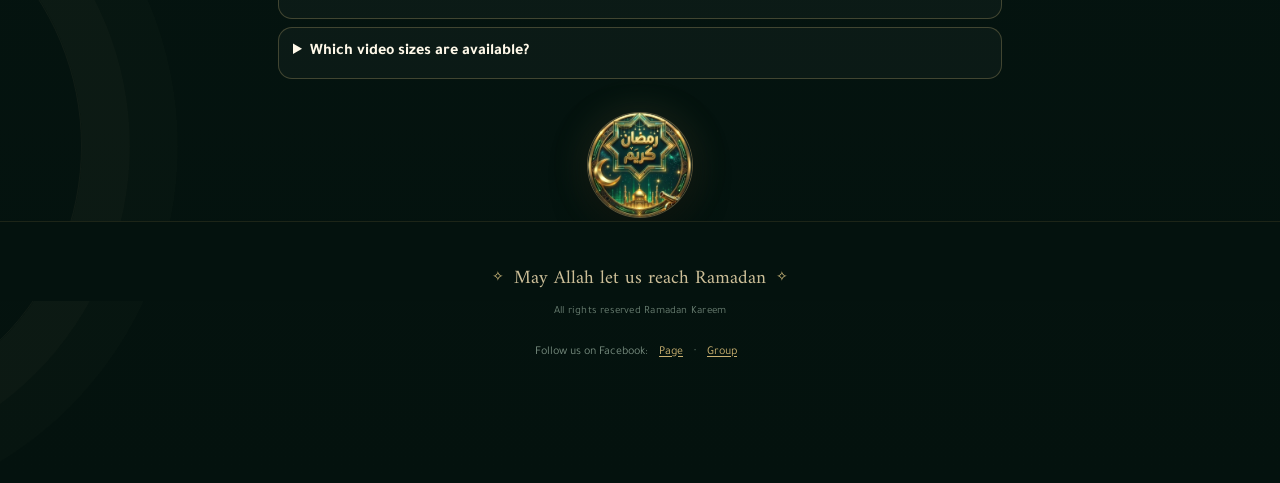
<file: en/index.html>
<!doctype html>
<html lang="en" dir="ltr">
  <head>
    <meta charset="utf-8" />
    <meta name="viewport" content="width=device-width, initial-scale=1" />
    <meta name="theme-color" content="#071b17" />
    <meta name="description" content="Ramadan 1448 countdown: first fasting day expected Monday 8 February 2027. See the days left and make a free Ramadan greeting video, no sign-up, no watermark." />
    <meta name="keywords" content="Ramadan 1448 countdown, Ramadan 2027 date, when is Ramadan, Hijri date, Ramadan greeting video, Ramadan video maker" />
    <meta property="og:type" content="website" />
    <meta property="og:locale" content="en_US" />
    <meta property="og:locale:alternate" content="ar_AR" />
    <meta property="og:url" content="https://ramadankarym.github.io/en/" />
    <meta name="robots" content="index, follow, max-image-preview:large" />
    <meta property="og:site_name" content="Ramadan Date" />
    <meta property="og:title" content="How Many Days Until Ramadan 2027? Countdown & Free Video Maker" />
    <meta property="og:description" content="Ramadan 1448 countdown: first fasting day expected Monday 8 February 2027. See the days left and make a free Ramadan greeting video, no sign-up, no watermark." />
    <meta property="og:image" content="https://ramadankarym.github.io/social-card-v2.png" />
    <meta property="og:image:type" content="image/png" />
    <meta property="og:image:width" content="1200" />
    <meta property="og:image:height" content="630" />
    <meta property="og:image:alt" content="Ramadan Kareem: Ramadan 1448 AH countdown and greeting video maker" />
    <meta name="twitter:card" content="summary_large_image" />
    <meta name="twitter:title" content="How Many Days Until Ramadan 2027? Countdown & Free Video Maker" />
    <meta name="twitter:description" content="Ramadan 1448 countdown: first fasting day expected Monday 8 February 2027. See the days left and make a free Ramadan greeting video, no sign-up, no watermark." />
    <meta name="twitter:image" content="https://ramadankarym.github.io/social-card-v2.png" />
    <meta name="twitter:image:alt" content="Ramadan Kareem: Ramadan 1448 AH countdown and greeting video maker" />
    <title>Days Until Ramadan 2027: Countdown & Free Greeting Video Maker</title>
    <link rel="canonical" href="https://ramadankarym.github.io/en/" />
    <link rel="alternate" hreflang="ar" href="https://ramadankarym.github.io/" />
    <link rel="alternate" hreflang="en" href="https://ramadankarym.github.io/en/" />
    <link rel="alternate" hreflang="x-default" href="https://ramadankarym.github.io/" />
    <link rel="preconnect" href="https://fonts.googleapis.com" />
    <link rel="preconnect" href="https://fonts.gstatic.com" crossorigin />
    <link rel="stylesheet" href="https://fonts.googleapis.com/css2?family=Amiri:ital,wght@0,400;0,700;1,400&family=Cairo:wght@400;700;800&family=Caveat:wght@500;600&family=Reem+Kufi:wght@400;500;600;700&family=Tajawal:wght@400;500;600;700;800&display=swap" />
    <link rel="icon" type="image/png" sizes="32x32" href="../icon-logo-32.png" />
    <link rel="icon" type="image/png" sizes="192x192" href="../icon-logo-192.png" />
        <link rel="stylesheet" href="../styles.css?v=10" />
    <link rel="manifest" href="../manifest.webmanifest?v=9" />
    <link rel="apple-touch-icon" href="../apple-touch-logo.png" />
    <script>if ('serviceWorker' in navigator) { var swRef=false;navigator.serviceWorker.addEventListener('controllerchange',function(){if(!swRef){swRef=true;window.location.reload();}}); window.addEventListener('load', function () { navigator.serviceWorker.register('../sw.js').catch(function () {}); }); }</script>
    <script src="../countdown-core.js?v=21"></script>
    <script src="../app.js?v=21" defer></script>
    <script>
    (function(){var d=false;function go(){if(d)return;d=true;import('../daily-card.js?v=21');import('../tool.js?v=20');}
    function arm(){var ts=[document.getElementById('daily-card'),document.getElementById('creator')].filter(Boolean);
    if('IntersectionObserver' in window&&ts.length){var io=new IntersectionObserver(function(e){for(var i=0;i<e.length;i++)if(e[i].isIntersecting){io.disconnect();go();return}},{rootMargin:'900px 0px'});ts.forEach(function(t){io.observe(t)})}
    else go();
    if(location.hash&&location.hash.length>1)go();
    setTimeout(function(){(window.requestIdleCallback||function(f){f()})(go,{timeout:2000})},12000)}
    if(document.readyState==='loading')document.addEventListener('DOMContentLoaded',arm);else arm()})();
    </script>
      <style id="v6-critical">
:root {
  color-scheme: dark;
  --night: #071b17;
  --night-soft: #0b241e;
  --cream: #fff9e9;
  --muted: #a9bdb0;
  --gold: #e4c783;
  --gold-soft: #f5deb0;
  --line: rgba(235, 218, 173, .18);
}

* { box-sizing: border-box; }
html { min-width: 320px; min-height: 100%; background: var(--night); -webkit-text-size-adjust: 100%; text-size-adjust: 100%; }
body {
  min-height: 100vh;
  margin: 0;
  color: var(--cream);
  font-family: 'Tajawal', 'Noto Sans Arabic', Tahoma, sans-serif;
  background:
    radial-gradient(ellipse at 50% 18%, rgba(32, 81, 62, .32), transparent 39rem),
    radial-gradient(ellipse at 10% 80%, rgba(174, 130, 52, .07), transparent 30rem),
    linear-gradient(160deg, #081b17 0%, #0a211b 58%, #071814 100%);
}
button { font: inherit; }
.page-shell { position: relative; display: flex; flex-direction: column; min-height: 100vh; overflow: hidden; isolation: isolate; }
.page-shell::before, .page-shell::after { position: absolute; z-index: -1; width: 34rem; height: 34rem; border: 1px solid rgba(226, 200, 137, .055); border-radius: 50%; content: ''; pointer-events: none; }
.page-shell::before { top: 8rem; right: -27rem; box-shadow: 0 0 0 3rem rgba(226, 200, 137, .018), 0 0 0 6rem rgba(226, 200, 137, .013); animation: halo-drift 28s ease-in-out infinite alternate; }
.page-shell::after { bottom: 4rem; left: -29rem; box-shadow: 0 0 0 3rem rgba(226, 200, 137, .018), 0 0 0 6rem rgba(226, 200, 137, .013); animation: halo-drift 34s ease-in-out -12s infinite alternate-reverse; }
.topbar { width: min(100% - 3rem, 1120px); height: 82px; margin-inline: auto; display: flex; align-items: center; justify-content: space-between; border-bottom: 1px solid rgba(237, 226, 196, .1); }
.brand { display: inline-flex; align-items: center; gap: 10px; color: #e9d39d; text-decoration: none; font-size: 14px; font-weight: 700; letter-spacing: .04em; }
.brand-mark { display: grid; width: 33px; height: 33px; place-items: center; border: 1px solid rgba(228, 199, 131, .45); border-radius: 50%; color: var(--gold); }
.brand-mark svg { width: 24px; }
.year-pill { display: inline-flex; align-items: center; gap: 9px; padding: 8px 13px; border: 1px solid rgba(228, 199, 131, .25); border-radius: 999px; color: #e4d8bc; background: rgba(255, 255, 255, .025); font-size: 12px; }
.year-dot { width: 6px; height: 6px; border-radius: 50%; background: var(--gold); box-shadow: 0 0 10px rgba(228, 199, 131, .55); }
main { flex: 1; }
.hero { position: relative; display: flex; flex-direction: column; align-items: center; padding: 30px 20px 38px; text-align: center; }
.sky-art { position: relative; width: min(100%, 420px); height: 157px; margin-bottom: 10px; }
.hero-moon { position: absolute; top: 14px; left: 50%; width: 107px; transform: translateX(-50%); color: #f0d797; filter: drop-shadow(0 0 26px rgba(226, 196, 122, .27)); animation: moon-glow 5.8s ease-in-out infinite; }
.star { position: absolute; color: #e4c783; opacity: .83; animation: twinkle 3.2s ease-in-out infinite; }
.star-one { top: 57px; right: 86px; font-size: 18px; }
.star-two { top: 17px; right: 143px; font-size: 20px; animation-delay: .6s; }
.star-three { top: 77px; left: 94px; font-size: 12px; animation-delay: 1.1s; }
.lantern { position: absolute; top: 45px; display: flex; flex-direction: column; align-items: center; width: 28px; color: #d8bd7b; filter: drop-shadow(0 0 12px rgba(232, 192, 97, .23)); opacity: .78; transform-origin: 50% -47px; animation: lantern-sway 6.8s ease-in-out infinite; }
.lantern::before { position: absolute; bottom: 100%; width: 1px; height: 47px; background: linear-gradient(#d8bd7b, rgba(216, 189, 123, .12)); content: ''; }
.lantern-left { left: 71px; top: 73px; --lantern-scale: .76; animation-delay: -1.4s; }
.lantern-right { right: 62px; top: 50px; --lantern-scale: .92; animation-delay: -3.6s; }
.lantern-cap { width: 19px; height: 5px; border: 1px solid currentColor; border-radius: 4px 4px 1px 1px; }
.lantern-glass { width: 15px; height: 26px; border: 1px solid currentColor; background: linear-gradient(90deg, rgba(232, 194, 107, .1), rgba(245, 217, 142, .55), rgba(232, 194, 107, .1)); clip-path: polygon(18% 0, 82% 0, 100% 50%, 82% 100%, 18% 100%, 0 50%); box-shadow: 0 0 22px rgba(235, 192, 92, .38); }
.lantern-base { width: 20px; height: 5px; border: 1px solid currentColor; border-radius: 1px 1px 4px 4px; }
.eyebrow { display: flex; align-items: center; gap: 11px; margin: 0 0 15px; color: #d2c39e; font-size: 13px; letter-spacing: .03em; }
.eyebrow-line { width: 26px; height: 1px; background: linear-gradient(90deg, transparent, #c5a866); }
.eyebrow-line:last-child { transform: rotate(180deg); }
h1 { display: flex; flex-direction: column; align-items: center; gap: 3px; margin: 0; color: var(--cream); font-weight: 700; line-height: 1.4; letter-spacing: 0; }
.headline-context, .headline-support { display: block; color: var(--cream); font-family: 'Tajawal', 'Noto Sans Arabic', Tahoma, sans-serif; font-size: 40px; font-weight: 600; line-height: 1.4; padding-block: .03em; }
.headline-support { margin: 0; }
h1 .ramadan-word { position: relative; display: block; margin: 0; padding: .12em .16em .13em; border-radius: 50%; color: var(--gold-soft); background: radial-gradient(ellipse at center, rgba(228, 199, 131, .10), transparent 72%); font-family: 'Tajawal', 'Noto Sans Arabic', Tahoma, sans-serif; font-size: 84px; font-weight: 800; font-kerning: normal; font-feature-settings: "mark" 1, "mkmk" 1; line-height: 1.35; direction: rtl; unicode-bidi: isolate; text-align: center; text-shadow: 0 0 24px rgba(228, 199, 131, .22), 0 2px 0 rgba(107, 77, 29, .18); }
h1 .ramadan-word::before, h1 .ramadan-word::after { position: absolute; top: 50%; z-index: 1; color: var(--gold); font-family: 'Tajawal', 'Noto Sans Arabic', sans-serif; font-size: 22px; line-height: 1; opacity: .92; pointer-events: none; text-shadow: 0 0 13px rgba(228, 199, 131, .48); }
h1 .ramadan-word::before { left: -12px; content: '☾'; transform: translate(-100%, -50%) rotate(-14deg); }
h1 .ramadan-word::after { right: -12px; content: '✧'; transform: translate(100%, -50%); }
.ramadan-scene { width: min(100%, 340px); margin: 2px 0 5px; color: #dfc783; opacity: .86; filter: drop-shadow(0 3px 12px rgba(228, 199, 131, .12)); animation: mosque-glow 8s ease-in-out infinite; }
.ramadan-scene svg { display: block; width: 100%; height: auto; overflow: visible; }
        /* v10: the old static mosque gives way to the living sky scene */
        .hero .ramadan-scene { display: none; }
        /* v10: journey-to-Ramadan progress */
        .journey { margin-top: 0.9rem; display: flex; align-items: center; gap: 0.6rem; font-size: 0.8rem; color: rgba(255,233,184,.85); }
        .journey-track { position: relative; flex: 1; height: 6px; border-radius: 99px; background: rgba(255,255,255,.12); }
        .journey-fill { position: absolute; inset-inline-start: 0; top: 0; bottom: 0; width: 0%; border-radius: 99px; background: linear-gradient(90deg,#b9862f,#ffd98a); box-shadow: 0 0 12px rgba(255,190,90,.55); transition: width 1s linear; }
        .journey-moon { position: absolute; top: 50%; inset-inline-start: 0%; transform: translate(-50%,-50%); font-size: .95rem; color: #ffe9b8; text-shadow: 0 0 10px rgba(255,210,120,.9); transition: inset-inline-start 1s linear; }
        .journey-pct { font-weight: 700; color: #ffe9b8; min-width: 2.4em; text-align: center; }
.mobile-break { display: none; }
.intro { margin: 15px 0 28px; color: var(--muted); font-size: 16px; font-weight: 400; }
.countdown-panel { width: min(100%, 570px); padding: 23px 28px 18px; border: 1px solid rgba(226, 205, 159, .19); border-radius: 18px; background: linear-gradient(145deg, rgba(245, 240, 223, .065), rgba(234, 214, 169, .018)); box-shadow: 0 24px 80px rgba(0, 0, 0, .17), inset 0 1px 0 rgba(255, 255, 255, .035); backdrop-filter: blur(10px); }
.countdown-heading { display: flex; justify-content: center; align-items: center; gap: 10px; margin: 0; color: #dbcea9; font-size: 14px; font-weight: 500; line-height: 1.7; }
.heading-sparkle { color: var(--gold); font-size: 16px; }
.timer-grid { display: flex; direction: rtl; justify-content: center; align-items: center; gap: clamp(10px, 3.2vw, 25px); margin: 21px 0 11px; }
.time-unit { display: flex; min-width: 80px; flex-direction: column; align-items: center; gap: 1px; }
.time-value { color: #fff5dc; font-size: clamp(36px, 7.4vw, 59px); font-variant-numeric: tabular-nums; font-weight: 500; line-height: 1.1; text-shadow: 0 0 24px rgba(255, 237, 189, .08); }
.seconds-value { color: #e6ce92; }
.time-label { color: #9caf9f; font-size: 12px; }
.time-separator { align-self: flex-start; padding-top: 9px; color: rgba(222, 200, 150, .58); font-family: Georgia, serif; font-size: 34px; font-weight: 400; }
.timer-status { min-height: 20px; margin: 12px 0 0; color: #b7c3b6; font-size: 12px; }
.date-card { display: flex; align-items: center; gap: 14px; width: min(100%, 430px); margin-top: 20px; padding: 13px 16px; border: 1px solid rgba(226, 205, 159, .1); border-radius: 13px; text-align: right; background: rgba(255, 255, 255, .025); }
.date-icon { display: grid; width: 40px; height: 40px; flex: 0 0 40px; place-items: center; border: 1px solid rgba(228, 199, 131, .23); border-radius: 11px; color: var(--gold); background: rgba(228, 199, 131, .07); }
.date-icon svg { width: 21px; height: 21px; }
.date-copy { display: flex; flex: 1; flex-direction: column; gap: 1px; }
.date-caption { color: #9caf9f; font-size: 11px; }
.date-copy strong { color: #f3e6c7; font-size: 17px; font-weight: 700; }
.gregorian-date { color: #bdc7ba; font-size: 12px; }
.sunset-date { color: #9caf9f; font-size: 10px; line-height: 1.6; }
.date-arrow { color: #ceb875; font-size: 14px; }
.share-button { display: inline-flex; align-items: center; justify-content: center; gap: 9px; min-height: 43px; margin-top: 17px; padding: 0 18px; border: 1px solid rgba(228, 199, 131, .33); border-radius: 999px; color: #ecd8a4; background: rgba(228, 199, 131, .07); cursor: pointer; font-size: 13px; font-weight: 600; transition: color .2s ease, background .2s ease, transform .2s ease, border-color .2s ease; }
.share-button:hover, .ambience-button:hover, .motion-button:hover { transform: translateY(-2px); border-color: rgba(228, 199, 131, .6); color: #fff3d0; background: rgba(228, 199, 131, .13); }
.share-button:focus-visible, .ambience-button:focus-visible, .motion-button:focus-visible { outline: 2px solid var(--gold-soft); outline-offset: 4px; }
.share-button svg { width: 17px; height: 17px; }
.ambience-controls { display: flex; flex-wrap: wrap; align-items: center; justify-content: center; gap: 9px; margin-top: 10px; }
.ambience-button, .motion-button { display: inline-flex; align-items: center; justify-content: center; gap: 8px; min-height: 39px; padding: 0 14px; border: 1px solid rgba(228, 199, 131, .25); border-radius: 999px; color: #d9cca9; background: rgba(228, 199, 131, .035); cursor: pointer; font-size: 12px; font-weight: 500; transition: color .2s ease, background .2s ease, transform .2s ease, border-color .2s ease; }
.ambience-button[aria-pressed="true"] { border-color: rgba(228, 199, 131, .6); color: #fff0c8; background: rgba(228, 199, 131, .12); }
.ambience-button svg, .motion-button svg { width: 16px; height: 16px; flex: 0 0 16px; }
.ambience-status { min-height: 15px; margin: 4px 0 0; color: #9caf9f; font-size: 10px; }
.music-credit { margin: 2px 10px 0; color: #788b7e; font-size: 9px; line-height: 1.6; }
.music-credit a { color: #b7a579; text-decoration-color: rgba(183, 165, 121, .45); text-underline-offset: 2px; }
.music-credit a:focus-visible { outline: 1px solid var(--gold); outline-offset: 3px; }
.today-date { margin: 8px 0 0; color: #879d8e; font-size: 11px; }
.footer { display: flex; align-items: center; justify-content: center; gap: 10px; margin-top: 10px; color: #c5b88e; font-family: 'Amiri', serif; font-size: 19px; }
.footer-star { color: #dfc784; font-family: 'Tajawal', sans-serif; font-size: 14px; }
.signature { display: flex; flex-direction: column; align-items: center; gap: 1px; margin: 7px auto 14px; }
.signature-label { color: #778c7f; font-size: 9px; letter-spacing: .06em; }
.signature-name { padding: 0 10px 2px; border-bottom: 1px solid rgba(228, 199, 131, .42); color: #e4c783; font-family: 'Caveat', 'Amiri', cursive; font-size: 27px; line-height: 1.05; letter-spacing: .02em; text-shadow: 0 0 18px rgba(228, 199, 131, .13); transform: rotate(-3deg); }
.disclaimer { margin: 7px 12px 24px; color: #778c7f; text-align: center; font-size: 10px; }
.disclaimer a { color: #c9b070; text-decoration: underline; text-underline-offset: 2px; }
@keyframes twinkle { 0%, 100% { opacity: .42; transform: translateY(0) scale(.9); } 50% { opacity: 1; transform: translateY(-3px) scale(1.12); } }
@keyframes moon-glow { 0%, 100% { transform: translate(-50%, 0); filter: drop-shadow(0 0 21px rgba(226, 196, 122, .2)); } 50% { transform: translate(-50%, -5px); filter: drop-shadow(0 0 31px rgba(226, 196, 122, .39)); } }
@keyframes lantern-sway { 0%, 100% { transform: scale(var(--lantern-scale, .92)) rotate(-2deg); } 50% { transform: scale(var(--lantern-scale, .92)) rotate(2deg); } }
@keyframes mosque-glow { 0%, 100% { opacity: .76; } 50% { opacity: .95; } }
@keyframes halo-drift { from { transform: translateY(-8px) scale(.99); } to { transform: translateY(12px) scale(1.025); } }
.motion-paused *, .motion-paused *::before, .motion-paused *::after { animation-play-state: paused !important; transition-duration: .01ms !important; }
@media (prefers-reduced-motion: reduce) {
  html:not(.motion-user-enabled) *, html:not(.motion-user-enabled) *::before, html:not(.motion-user-enabled) *::after { scroll-behavior: auto !important; animation-duration: .01ms !important; animation-iteration-count: 1 !important; transition-duration: .01ms !important; }
}
@media (max-width: 560px) {
  .topbar { width: calc(100% - 34px); height: 68px; }
  .brand { gap: 7px; font-size: 12px; }
  .brand-mark { width: 30px; height: 30px; }
  .year-pill { gap: 7px; padding: 7px 10px; font-size: 10px; }
  .hero { padding: 23px 16px 30px; }
  .sky-art { height: 137px; margin-bottom: 5px; }
  .hero-moon { top: 9px; width: 95px; }
  .lantern-left { left: 19px; top: 67px; }
  .lantern-right { right: 17px; top: 43px; }
  .star-one { right: 55px; }
  .star-two { right: 105px; }
  .star-three { left: 64px; }
  .eyebrow { gap: 8px; font-size: 11px; }
  .eyebrow-line { width: 18px; }
  .headline-context, .headline-support { font-size: 26px; line-height: 1.45; }
  h1 .ramadan-word { font-size: 60px; line-height: 1.3; }
  h1 .ramadan-word::before, h1 .ramadan-word::after { font-size: 18px; }
  .mobile-break { display: initial; }
  .intro { max-width: 290px; margin-top: 11px; font-size: 14px; line-height: 1.8; }
  .countdown-panel { padding: 20px 12px 15px; border-radius: 15px; }
  .countdown-heading { font-size: 12px; }
  .timer-grid { gap: clamp(5px, 2.2vw, 12px); margin-top: 20px; }
  .time-unit { min-width: 59px; }
  .time-value { font-size: clamp(31px, 9vw, 45px); }
  .time-label { font-size: 10px; }
  .time-separator { padding-top: 5px; font-size: 27px; }
  .date-card { width: 100%; margin-top: 16px; padding: 11px 12px; }
  .date-copy strong { font-size: 16px; }
  .footer { font-size: 17px; }
  .disclaimer { max-width: 330px; align-self: center; line-height: 1.8; }
}

/* ===== Greeting video creator (matches the countdown design language) ===== */
.topbar-side { display: inline-flex; align-items: center; gap: 9px; }
.creator-link { display: inline-flex; align-items: center; gap: 6px; padding: 8px 13px; border: 1px solid rgba(228, 199, 131, .35); border-radius: 999px; color: #ecd8a4; background: rgba(228, 199, 131, .07); font-size: 12px; font-weight: 600; text-decoration: none; transition: color .2s ease, background .2s ease, border-color .2s ease; }
.creator-link:hover { border-color: rgba(228, 199, 131, .6); color: #fff3d0; background: rgba(228, 199, 131, .13); }
.creator { display: flex; flex-direction: column; align-items: center; padding: 30px 20px 34px; text-align: center; border-top: 1px solid rgba(237, 226, 196, .08); }
.creator-title { margin: 0; color: var(--gold-soft); font-family: 'Tajawal', 'Noto Sans Arabic', Tahoma, sans-serif; font-size: 34px; font-weight: 800; line-height: 1.5; text-shadow: 0 0 24px rgba(228, 199, 131, .18); }
.creator-sub { max-width: 430px; margin: 10px 0 24px; color: var(--muted); font-size: 14px; line-height: 1.9; }
.creator-panel { display: flex; flex-wrap: wrap; justify-content: center; gap: 26px; width: min(100%, 760px); padding: 24px; border: 1px solid rgba(226, 205, 159, .19); border-radius: 18px; background: linear-gradient(145deg, rgba(245, 240, 223, .065), rgba(234, 214, 169, .018)); box-shadow: 0 24px 80px rgba(0, 0, 0, .17), inset 0 1px 0 rgba(255, 255, 255, .035); }
.creator-stage { position: relative; flex: 0 1 270px; min-width: 220px; }
#rk-canvas { display: block; width: 100%; height: auto; max-height: 70vh; margin-inline: auto; border: 1px solid rgba(226, 205, 159, .22); border-radius: 14px; background: #0a1626; box-shadow: 0 14px 44px rgba(0, 0, 0, .3); }
.rk-progress { position: absolute; right: 10px; bottom: 10px; left: 10px; height: 6px; overflow: hidden; border-radius: 999px; background: rgba(255, 249, 233, .14); }
.rk-progress-fill { width: 0%; height: 100%; border-radius: 999px; background: linear-gradient(90deg, #c7a65e, #f5deb0); transition: width .2s linear; }
.creator-controls { display: flex; flex: 1 1 300px; min-width: 260px; max-width: 380px; flex-direction: column; gap: 14px; text-align: right; }
.creator-controls[dir="ltr"] { text-align: left; }
.rk-field { display: flex; flex-direction: column; gap: 7px; }
.rk-label { color: #dbcea9; font-size: 12px; font-weight: 600; }
.rk-pills { display: flex; flex-wrap: wrap; gap: 7px; }
.rk-pill { min-height: 34px; padding: 0 13px; border: 1px solid rgba(228, 199, 131, .25); border-radius: 999px; color: #d9cca9; background: rgba(228, 199, 131, .035); cursor: pointer; font-size: 12px; font-weight: 500; transition: color .2s ease, background .2s ease, border-color .2s ease; }
.rk-pill:hover { border-color: rgba(228, 199, 131, .55); color: #fff3d0; }
.rk-pill[aria-pressed="true"] { border-color: rgba(228, 199, 131, .75); color: #081b17; background: linear-gradient(135deg, #e9cf8f, #d3af62); font-weight: 700; }
.rk-pill:focus-visible, .rk-input:focus-visible, .rk-range:focus-visible { outline: 2px solid var(--gold-soft); outline-offset: 2px; }
.rk-input { width: 100%; min-height: 42px; padding: 0 14px; border: 1px solid rgba(228, 199, 131, .22); border-radius: 11px; color: var(--cream); background: rgba(7, 27, 23, .55); font: inherit; font-size: 14px; }
.rk-input::placeholder { color: #6e8377; }
.rk-range { width: 100%; accent-color: #e4c783; }
.rk-make { gap: 10px; min-height: 48px; margin-top: 4px; font-size: 15px; }
.rk-make[disabled] { cursor: default; opacity: .55; transform: none; }
.rk-note { margin: 0; color: #e8b4a0; font-size: 12px; line-height: 1.8; }
.rk-result { display: flex; flex: 1 1 100%; flex-direction: column; align-items: center; gap: 10px; margin-top: 4px; }
.rk-result video { width: min(100%, 270px); max-height: 60vh; border: 1px solid rgba(226, 205, 159, .22); border-radius: 14px; background: #000; box-shadow: 0 14px 44px rgba(0, 0, 0, .3); }
.rk-meta { margin: 0; color: #9caf9f; font-size: 12px; }
.rk-actions { display: flex; flex-wrap: wrap; justify-content: center; gap: 9px; }
.creator-credit { margin: 18px 12px 0; color: #778c7f; font-size: 11px; line-height: 1.9; }
@media (max-width: 560px) {
  .creator { padding: 24px 16px 26px; }
  .creator-title { font-size: 25px; }
  .creator-sub { font-size: 13px; }
  .creator-panel { gap: 20px; padding: 18px 14px; }
  .creator-controls { max-width: none; }
}
.rk-result[hidden], .rk-progress[hidden] { display: none; }

/* Share row after video creation */
.rk-share { margin-top: 14px; display: flex; flex-direction: column; gap: 8px; }
.rk-share-buttons { display: flex; flex-wrap: wrap; gap: 8px; }
.rk-share-buttons .ambience-button, .rk-share-buttons .share-button { text-decoration: none; }
.rk-file { padding: 10px; font-size: .9rem; }
.rk-clear-photo { align-self: flex-start; font-size: .85rem; padding: 6px 12px; }
.visits img { vertical-align: middle; border-radius: 4px; }
.topbar-side .creator-link[lang="en"] { opacity: .85; }

/* English page: LTR flow for countdown order and date card */
html[lang="en"] .timer-grid { direction: ltr; }
html[lang="en"] .date-card { text-align: left; }
html[lang="en"] .creator-controls { text-align: left; }


.target-toggle{display:flex;justify-content:center;gap:8px;margin-bottom:14px}
.target-pill{min-height:32px;padding:0 14px;border:1px solid rgba(228,199,131,.30);border-radius:999px;color:#d9cca9;background:rgba(228,199,131,.05);cursor:pointer;font:inherit;font-size:12.5px;font-weight:600}
.target-pill[aria-pressed="true"]{border-color:rgba(228,199,131,.85);color:#081b17;background:linear-gradient(135deg,#e9cf8f,#d3af62);font-weight:800}
.nights-line{margin:10px 0 0;color:#f6c860;font-size:21px;font-weight:700}
.hero-actions{display:flex;flex-wrap:wrap;justify-content:center;gap:10px}
.daily-card-section{padding:34px 16px 8px;text-align:center}
.daily-card-panel{margin:18px auto 0;max-width:420px;border:1px solid rgba(228,199,131,.28);border-radius:20px;background:rgba(7,27,23,.5);padding:14px;box-sizing:border-box}
#daily-card-canvas{width:100%;height:auto;display:block;border-radius:12px}
.daily-card-actions{display:flex;justify-content:center;gap:10px;margin-top:14px;flex-wrap:wrap}
.rk-grid{display:grid;grid-template-columns:repeat(3,1fr);gap:10px}
.rk-tile{position:relative;padding:0;border:2px solid rgba(228,199,131,.22);border-radius:12px;overflow:hidden;background:#071b17;cursor:pointer}
.rk-tile canvas{width:100%;height:auto;display:block}
.rk-tile-name{position:absolute;inset-inline:0;bottom:0;padding:10px 4px 5px;font-size:11px;font-weight:700;color:#fdf3d7;background:linear-gradient(transparent,rgba(4,18,14,.92) 65%)}
@media (max-width:420px){.rk-grid{gap:7px}.rk-tile-name{font-size:10px}}

/* v8 polish: comfortable tap targets, fluid countdown, styled photo picker */
.brand { display: inline-flex; align-items: center; min-height: 40px; padding: 4px 6px; }
.creator-link { display: inline-flex; align-items: center; min-height: 40px; padding: 4px 10px; }
.target-pill { min-height: 40px; padding: 6px 14px; }
.rk-pill { min-height: 44px; padding: 0 16px; display: inline-flex; align-items: center; justify-content: center; }
.rk-range { height: 28px; }
.fb-links a { display: inline-block; min-height: 34px; line-height: 34px; padding: 0 8px; }
.music-credit a { white-space: nowrap; padding: 10px 4px; margin: -10px -4px; }
/* fluid countdown: boxes compress instead of clipping under text zoom */
.hero .timer-grid { display: flex; align-items: stretch; justify-content: center; gap: 2px; }
.hero .time-unit { min-width: 0; flex: 1 1 0; max-width: 110px; }
.hero .time-separator { flex: 0 0 auto; }
.hero .time-value { font-size: clamp(28px, 8vw, 59px); }
/* styled photo picker (replaces the browser's untranslated file button) */
.rk-file { position: absolute !important; width: 1px; height: 1px; opacity: 0; overflow: hidden; }
.rk-file-btn { display: inline-flex; align-items: center; justify-content: center; gap: 8px; min-height: 44px; margin: 4px 0; padding: 0 18px; border: 1px solid rgba(228, 199, 131, .33); border-radius: 999px; color: #ecd8a4; background: rgba(228, 199, 131, .07); cursor: pointer; font-size: 13px; font-weight: 600; transition: background .2s ease, border-color .2s ease; }
.rk-file-btn:hover { border-color: rgba(228, 199, 131, .6); background: rgba(228, 199, 131, .13); }
[hidden] { display: none !important; }

    .made-by { margin: 4px auto 10px; color: #6f8478; font-size: 11px; letter-spacing: .02em; text-align: center; }
</style>
      <link rel="stylesheet" href="../v10.css?v=13" />
    <style>
      /* English wordmark is Latin script and much wider than the Arabic one the v10
         desktop sizing was tuned for; keep it inside its column at wide widths. */
      @media (min-width: 900px) {
        .hero h1 { text-align: start; }
        h1 .ramadan-word { font-size: clamp(50px, 5.2vw, 82px); }
        h1 .ramadan-word::before, h1 .ramadan-word::after { font-size: clamp(14px, 2vw, 20px); }
      }
    </style>
    <script src="../v10.js?v=21" type="module"></script>
  <script type="application/ld+json">{"@context": "https://schema.org", "@graph": [{"@type": "WebSite", "@id": "https://ramadankarym.github.io/#website", "url": "https://ramadankarym.github.io/", "name": "Ramadan Date", "inLanguage": ["ar", "en"]}, {"@type": "WebApplication", "@id": "https://ramadankarym.github.io/en/#app", "url": "https://ramadankarym.github.io/en/", "name": "Ramadan 1448 Countdown & Greeting Video Maker", "description": "Ramadan 1448 AH countdown and a free tool to create a Ramadan greeting video, no sign-up, no watermark.", "applicationCategory": "MultimediaApplication", "operatingSystem": "Any", "browserRequirements": "Requires JavaScript", "inLanguage": "en", "isPartOf": {"@id": "https://ramadankarym.github.io/#website"}, "image": "https://ramadankarym.github.io/social-card-v2.png", "offers": {"@type": "Offer", "price": "0", "priceCurrency": "USD"}}]}</script>
  <style>
.seo-faq { max-width: 760px; margin: 28px auto 8px; padding: 0 18px; color: var(--cream, #fff9e9); }
.seo-faq h2 { margin: 0 0 12px; font-size: 20px; text-align: center; color: var(--gold, #e4c783); }
.seo-faq details { margin: 8px 0; padding: 12px 14px; border: 1px solid rgba(228, 199, 131, .25); border-radius: 14px; background: rgba(255, 255, 255, .03); }
.seo-faq summary { cursor: pointer; font-weight: 700; font-size: 16px; line-height: 1.6; }
.seo-faq p { margin: 8px 0 2px; color: var(--muted, #a9bdb0); line-height: 1.8; font-size: 15px; }
</style>
  <style id="logo-style">.brand-mark{width:32px!important;height:32px!important;overflow:hidden;padding:0;border-color:rgba(228,199,131,.7)}.brand-mark img{display:block;width:100%;height:100%;border-radius:50%;object-fit:cover}.footer-logo{display:block;width:104px;height:104px;margin:26px auto 4px;border-radius:50%;box-shadow:0 0 0 1px rgba(228,199,131,.35),0 10px 34px rgba(0,0,0,.5),0 0 40px rgba(228,199,131,.14)}    /* result card: tidy action + share grids */
    #rk-result .rk-share { width: 100%; align-items: center; }
    #rk-result .rk-actions { display: grid; grid-template-columns: 1.35fr 1fr; gap: 10px; align-items: stretch; width: 100%; }
    #rk-result .rk-actions > * { margin: 0; min-height: 46px; width: 100%; padding-inline: 12px; justify-content: center; text-align: center; line-height: 1.2; }
    #rk-result .rk-share-buttons { display: grid; grid-template-columns: repeat(3, minmax(0, 1fr)); gap: 10px; width: 100%; }
    #rk-result .rk-share-buttons > * { margin: 0; min-height: 44px; width: 100%; padding-inline: 8px; justify-content: center; text-align: center; line-height: 1.2; box-sizing: border-box; }
    #rk-result .rk-share-buttons > #rk-share-video { grid-column: 1 / -1; min-height: 46px; }
    #rk-result .rk-share-buttons > #rk-share-video[hidden] { display: none; }
  </style>
<style id="hdr-fix">
.topbar .brand-text{display:inline-flex;flex-direction:column;gap:1px;line-height:1.25;white-space:nowrap}
.topbar .brand-text b{font-size:16px;font-weight:800;letter-spacing:0;color:#f6dfa6}
.topbar .brand-text small{font-size:11px;font-weight:500;letter-spacing:.02em;color:#cdbd92;opacity:.95}
.topbar .brand span:last-child{font-size:inherit}
.creator-link,.year-pill{white-space:nowrap}
.creator-link .emo{margin-inline-start:6px}
@media (max-width:560px){
  .topbar{display:grid;grid-template-columns:1fr auto;align-items:center;column-gap:8px;row-gap:8px;padding:10px 14px}
  .topbar-side{display:contents}
  .topbar .brand{grid-column:1;grid-row:1;gap:9px}
  .topbar-side .creator-link[lang]{grid-column:2;grid-row:1;justify-self:end}
  .topbar-side .creator-link:not([lang]){grid-column:1;grid-row:2;justify-self:start}
  .topbar-side .year-pill{grid-column:2;grid-row:2;justify-self:end}
  .topbar .brand-text b{font-size:15px}
  .topbar .brand-text small{font-size:10.5px}
  .creator-link{min-height:34px;padding:0 13px;font-size:12px}
  .year-pill{padding:7px 11px;font-size:11px}
  .topbar.condensed{padding-block:8px}
}
</style>
</head>
  <body>
    <div class="page-shell">
      <header class="topbar" aria-label="رأس الصفحة">
        <a class="brand" href="#home" aria-label="Ramadan Kareem, Ramadan Date - home">
          <span class="brand-mark" aria-hidden="true">
            <img src="../logo-96.webp" width="32" height="32" alt="" decoding="async">
          </span>
          <span class="brand-text"><b>Ramadan Kareem</b><small>Ramadan Date</small></span>
        </a>
        <span class="topbar-side">
          <a class="creator-link" href="#creator">Make your greeting <span class="emo" aria-hidden="true">🎬</span></a>
          <a class="creator-link" href="../" hreflang="ar" lang="ar">العربية</a>
          <span class="year-pill"><span class="year-dot" aria-hidden="true"></span> Ramadan 1448 AH</span>
        </span>
      </header>

      <main id="home">
        <section class="hero" aria-labelledby="page-title">
          <canvas id="sky" aria-hidden="true"></canvas>
          <div class="sky-art" aria-hidden="true">
            <span class="star star-one">✦</span><span class="star star-two">✧</span><span class="star star-three">✦</span>
            <span class="moon-rays" aria-hidden="true"></span>
            <svg class="hero-moon" viewBox="0 0 120 120" fill="none"><path d="M82.6 12.7A48 48 0 1 0 107.3 97a51.8 51.8 0 0 1-24.7-84.3Z" fill="currentColor"/><path d="m31 16 1.7 4.3 4.3 1.7-4.3 1.7L31 28l-1.7-4.3L25 22l4.3-1.7L31 16Z" fill="currentColor"/><circle cx="97" cy="38" r="2" fill="currentColor"/></svg>
            <div class="lantern lantern-left"><span class="lantern-cap"></span><span class="lantern-glass"></span><span class="lantern-base"></span></div>
            <div class="lantern lantern-right"><span class="lantern-cap"></span><span class="lantern-glass"></span><span class="lantern-base"></span></div>
          </div>

          <p class="eyebrow"><span class="eyebrow-line"></span> The month our hearts long for <span class="eyebrow-line"></span></p>
          <h1 id="page-title" aria-label="Time left until Ramadan">
            <span class="headline-context">Time left until</span>
            <span class="ramadan-word">Ramadan</span>
          </h1>
          <p class="headline-support">The best and greatest of months</p>
          <div class="ramadan-scene" aria-hidden="true">
            <svg viewBox="0 0 360 122" fill="none">
              <defs>
                <linearGradient id="mosque-gold" x1="180" y1="16" x2="180" y2="108" gradientUnits="userSpaceOnUse">
                  <stop stop-color="#f1dda8" />
                  <stop offset="1" stop-color="#c7a65e" />
                </linearGradient>
              </defs>
              <g stroke="url(#mosque-gold)" stroke-linecap="round" stroke-linejoin="round">
                <path d="M48 105H312" stroke-width="1.5" opacity=".4" />
                <path d="M97 104V51h16v53M93 51h24l-4-7H97zM101 44l4-12 4 12zM95 66h20M95 78h20" fill="url(#mosque-gold)" fill-opacity=".12" stroke-width="1.7" />
                <path d="M247 104V51h16v53M243 51h24l-4-7h-16zM251 44l4-12 4 12zM245 66h20M245 78h20" fill="url(#mosque-gold)" fill-opacity=".12" stroke-width="1.7" />
                <path d="M125 104V69h110v35z" fill="url(#mosque-gold)" fill-opacity=".12" stroke-width="1.8" />
                <path d="M125 69c0-10 8-18 17-22 9 4 17 12 17 22zM201 69c0-10 8-18 17-22 9 4 17 12 17 22z" fill="url(#mosque-gold)" fill-opacity=".13" stroke-width="1.7" />
                <path d="M144 69c0-18 15-32 36-40 21 8 36 22 36 40z" fill="url(#mosque-gold)" fill-opacity=".18" stroke-width="1.9" />
                <path d="M169 104V87a11 11 0 0 1 22 0v17z" fill="#071b17" stroke-width="1.7" />
                <path d="M139 84v-8a5 5 0 0 1 10 0v8M211 84v-8a5 5 0 0 1 10 0v8" stroke-width="1.6" />
                <path d="M52 53V64M46 65h12l-2 4v17l2 4H46l2-4V69zM46 65h12M46 90h12M49 94h6M308 53V64M302 65h12l-2 4v17l2 4h-12l2-4V69zM302 65h12M302 90h12M305 94h6" fill="url(#mosque-gold)" fill-opacity=".16" stroke-width="1.5" />
              </g>
              <path d="M178 7a9 9 0 1 0 12 13 10 10 0 0 1-12-13Z" fill="url(#mosque-gold)" />
              <path d="m197 15 2 4 4 2-4 2-2 4-2-4-4-2 4-2z" fill="url(#mosque-gold)" opacity=".8" />
            </svg>
          </div>
          <p class="intro">Counting the moments until the month of goodness and serenity arrives.</p>

          <div class="countdown-panel" aria-label="Countdown to the start of Ramadan">
            <div class="target-toggle" role="group" aria-label="Countdown target">
              <button type="button" class="target-pill" id="target-sunset" aria-pressed="true">First-night sunset</button>
              <button type="button" class="target-pill" id="target-fajr" aria-pressed="false">First fasting dawn</button>
            </div>
            <h2 class="countdown-heading"><span class="heading-sparkle" aria-hidden="true">✧</span> Until Ramadan begins <span class="heading-sparkle" aria-hidden="true">✧</span></h2>
            <div class="timer-grid" role="timer" aria-label="Time left until Ramadan">
              <div class="time-unit"><span class="time-value" id="days">000</span><span class="time-label">Days</span></div>
              <span class="time-separator" aria-hidden="true">:</span>
              <div class="time-unit"><span class="time-value" id="hours">00</span><span class="time-label">Hours</span></div>
              <span class="time-separator" aria-hidden="true">:</span>
              <div class="time-unit"><span class="time-value" id="minutes">00</span><span class="time-label">Minutes</span></div>
              <span class="time-separator" aria-hidden="true">:</span>
              <div class="time-unit"><span class="time-value seconds-value" id="seconds">00</span><span class="time-label">Seconds</span></div>
            </div>
            <p class="nights-line" id="nights-line"></p>
            <p class="timer-status" id="timer-status" aria-live="polite">Counting together...</p>
            <div class="journey" aria-hidden="true">
              <span class="journey-label">Road to Ramadan</span>
              <span class="journey-track"><span class="journey-fill" id="journey-fill"></span><span class="journey-moon" id="journey-moon">☪</span></span>
              <span class="journey-pct" id="journey-pct"></span>
            </div>
          </div>

          <div class="date-card">
            <div class="date-icon" aria-hidden="true">
              <svg viewBox="0 0 24 24" fill="none"><path d="M7 3v3m10-3v3M4.5 9.5h15M5.8 5h12.4A1.8 1.8 0 0 1 20 6.8v11.4a1.8 1.8 0 0 1-1.8 1.8H5.8A1.8 1.8 0 0 1 4 18.2V6.8A1.8 1.8 0 0 1 5.8 5Z" stroke="currentColor" stroke-width="1.5" stroke-linecap="round"/><path d="M8 13h2m4 0h2m-8 3h2" stroke="currentColor" stroke-width="1.5" stroke-linecap="round"/></svg>
            </div>
            <div class="date-copy"><span class="date-caption">Expected date</span><strong id="ramadan-date">1 Ramadan 1448 AH</strong><span class="gregorian-date" id="gregorian-date">Monday, 8 February 2027</span><span class="sunset-date" id="sunset-date">Expected sunset in Mansoura, Dakahlia: Sunday, 7 February, 5:34 PM</span></div>
            <span class="date-arrow" aria-hidden="true">✦</span>
          </div>

          <div class="hero-actions">
          <button class="share-button" id="share-button" type="button">
            <svg viewBox="0 0 24 24" fill="none" aria-hidden="true"><circle cx="18" cy="5" r="3" stroke="currentColor" stroke-width="1.6"/><circle cx="6" cy="12" r="3" stroke="currentColor" stroke-width="1.6"/><circle cx="18" cy="19" r="3" stroke="currentColor" stroke-width="1.6"/><path d="m8.7 10.7 6.6-4.4m-6.6 9 6.6 4.4" stroke="currentColor" stroke-width="1.6"/></svg>
            <span id="share-label">Share the countdown</span>
          </button>
          <button class="share-button action-mini" id="calendar-button" type="button" aria-label="Add to calendar">
            <svg viewBox="0 0 24 24" fill="none" aria-hidden="true"><path d="M7 3v3m10-3v3M4.5 9.5h15M5.8 5h12.4A1.8 1.8 0 0 1 20 6.8v11.4a1.8 1.8 0 0 1-1.8 1.8H5.8A1.8 1.8 0 0 1 4 18.2V6.8A1.8 1.8 0 0 1 5.8 5Z" stroke="currentColor" stroke-width="1.6" stroke-linecap="round"/><path d="M12 12v4m0 0 2-2m-2 2-2-2" stroke="currentColor" stroke-width="1.6" stroke-linecap="round" stroke-linejoin="round"/></svg>
            <span>Add to calendar</span>
          </button>
          <button class="share-button action-mini" id="fullscreen-button" type="button" aria-label="Fullscreen">
            <svg viewBox="0 0 24 24" fill="none" aria-hidden="true"><path d="M8 3H5a2 2 0 0 0-2 2v3m18 0V5a2 2 0 0 0-2-2h-3m0 18h3a2 2 0 0 0 2-2v-3M3 16v3a2 2 0 0 0 2 2h3" stroke="currentColor" stroke-width="1.6" stroke-linecap="round"/></svg>
            <span>Fullscreen</span>
          </button>
          </div>
          <div class="ambience-controls" aria-label="Ramadan ambience settings">
            <button class="ambience-button" id="music-toggle" type="button" aria-pressed="false">
              <svg viewBox="0 0 24 24" fill="none" aria-hidden="true"><path d="M9 18V5l12-2v13M9 8l12-2" stroke="currentColor" stroke-width="1.6" stroke-linecap="round" stroke-linejoin="round"/><ellipse cx="6" cy="18" rx="3" ry="2" stroke="currentColor" stroke-width="1.6"/><ellipse cx="18" cy="16" rx="3" ry="2" stroke="currentColor" stroke-width="1.6"/></svg>
              <span id="music-label">Play Ramadan music</span>
            </button>
            <button class="motion-button" id="motion-toggle" type="button" aria-pressed="false">
              <svg viewBox="0 0 24 24" fill="none" aria-hidden="true"><path d="M4 8a8 8 0 0 1 13.7-3.7L20 6.5M20 6.5V2.8m0 3.7h-3.7M20 16a8 8 0 0 1-13.7 3.7L4 17.5M4 17.5v3.7m0-3.7h3.7" stroke="currentColor" stroke-width="1.6" stroke-linecap="round" stroke-linejoin="round"/></svg>
              <span id="motion-label">Turn motion on</span>
            </button>
          </div>
          <p class="ambience-status" id="ambience-status" role="status" aria-live="polite"></p>
          <p class="today-date" id="today-date"></p>
          <audio id="ramadan-music" preload="none" loop></audio>
          <script>
          (function(){
            var audio = document.getElementById('ramadan-music');
            var toggle = document.getElementById('music-toggle');
            var loading = null;
            function ensureSrc(){
              if (audio.dataset.ready) return Promise.resolve();
              if (loading) return loading;
              loading = Promise.all(['../music-00.b64','../music-01.b64','../music-02.b64','../music-03.b64','../music-04.b64'].map(function(u){ return fetch(u).then(function(r){ return r.text(); }); }))
                .then(function(parts){ return parts.join(''); })
                .then(function(t){
                  var bin = atob(t.replace(/\s+/g,''));
                  var bytes = new Uint8Array(bin.length);
                  for (var i=0;i<bin.length;i++) bytes[i]=bin.charCodeAt(i);
                  audio.src = URL.createObjectURL(new Blob([bytes],{type:'audio/mpeg'}));
                  audio.dataset.ready = '1';
                });
              return loading;
            }
            toggle.addEventListener('click', function(ev){
              if (audio.dataset.ready) return;
              ev.stopImmediatePropagation();
              ev.preventDefault();
              ensureSrc().then(function(){ toggle.click(); });
            }, true);
          })();
          </script>
        </section>

        <section class="daily-card-section" id="daily-card" aria-labelledby="daily-card-title">
          <h2 class="creator-title" id="daily-card-title">Today's card</h2>
          <p class="creator-sub">A fresh Ramadan countdown card every day, ready to download and share to your story or WhatsApp groups.</p>
          <div class="daily-card-panel">
            <canvas id="daily-card-canvas" width="1080" height="1080" style="width:100%;height:auto;display:block;border-radius:12px" aria-label="Today's card"></canvas>
            <div class="daily-card-actions">
              <button class="share-button" id="daily-download" type="button">
                <svg viewBox="0 0 24 24" fill="none" aria-hidden="true"><path d="M12 4v11m0 0 4-4m-4 4-4-4M5 19h14" stroke="currentColor" stroke-width="1.7" stroke-linecap="round" stroke-linejoin="round"/></svg>
                <span>Download the card</span>
              </button>
              <button class="share-button action-mini" id="daily-share" type="button">
                <svg viewBox="0 0 24 24" fill="none" aria-hidden="true"><circle cx="18" cy="5" r="3" stroke="currentColor" stroke-width="1.6"/><circle cx="6" cy="12" r="3" stroke="currentColor" stroke-width="1.6"/><circle cx="18" cy="19" r="3" stroke="currentColor" stroke-width="1.6"/><path d="m8.7 10.7 6.6-4.4m-6.6 9 6.6 4.4" stroke="currentColor" stroke-width="1.6"/></svg>
                <span>Share it</span>
              </button>
            </div>
          </div>
        </section>

        <section class="creator" id="creator" aria-labelledby="creator-title">
          <p class="eyebrow"><span class="eyebrow-line"></span> <span id="t-eyebrow">Make your own greeting</span> <span class="eyebrow-line"></span></p>
          <h2 class="creator-title" id="creator-title">Create a Ramadan greeting video</h2>
          <p class="creator-sub" id="t-sub">Pick a template, write your greeting and name, then download the video, ready to share. Free, no sign-up, no watermark.</p>

          <div class="creator-panel">
            <div class="creator-stage" dir="ltr">
              <canvas id="rk-canvas" aria-label="Video preview"></canvas>
              <div class="rk-progress" id="rk-progress" hidden><div class="rk-progress-fill" id="rk-progress-fill"></div></div>
            </div>

            <div class="creator-controls" id="rk-controls" dir="ltr">
              <div class="rk-field">
                <span class="rk-label" id="t-template">Template</span>
                <div class="rk-pills" id="rk-templates" role="group" aria-label="Template"></div>
              </div>
              <div class="rk-field">
                <span class="rk-label" id="t-format">Size</span>
                <div class="rk-pills" id="rk-formats" role="group" aria-label="Size"></div>
              </div>
              <div class="rk-field">
                <span class="rk-label" id="t-lang">Language</span>
                <div class="rk-pills" id="rk-langs" role="group" aria-label="Language"></div>
              </div>
              <div class="rk-field">
                <label class="rk-label" for="rk-opener" id="t-opener">Opening line (optional)</label>
                <input class="rk-input" id="rk-opener" type="text" maxlength="50" placeholder="e.g. In the name of God" />
              </div>
              <div class="rk-field">
                <label class="rk-label" for="rk-line1" id="t-line1">Greeting title</label>
                <input class="rk-input" id="rk-line1" type="text" maxlength="40" />
              </div>
              <div class="rk-field">
                <label class="rk-label" for="rk-line2" id="t-line2">Greeting description</label>
                <input class="rk-input" id="rk-line2" type="text" maxlength="50" />
              </div>
              <div class="rk-field">
                <label class="rk-label" for="rk-closing" id="t-closing">Closing wish (optional)</label>
                <input class="rk-input" id="rk-closing" type="text" maxlength="60" placeholder="e.g. May Allah accept our fasting" />
              </div>
              <div class="rk-field">
                <label class="rk-label" for="rk-name" id="t-name">Signature (optional)</label>
                <input class="rk-input" id="rk-name" type="text" maxlength="40" placeholder="e.g. Ahmed Mohamed" />
              </div>
              <div class="rk-field">
                <label class="rk-label" for="rk-photo" id="t-photo">Your photo in the greeting (optional)</label>
                <label class="rk-file-btn" for="rk-photo">📷 Choose a photo</label>
                <input class="rk-input rk-file" id="rk-photo" type="file" accept="image/*" />
                <span class="rk-note" id="rk-photo-name"></span>
                <button class="ambience-button rk-clear-photo" id="rk-photo-clear" type="button" hidden>Remove the photo</button>
              </div>
              <div class="rk-field">
                <label class="rk-label" for="rk-duration"><span id="t-length">Video length</span>: <span id="rk-duration-value">8</span> <span id="t-seconds">seconds</span></label>
                <input class="rk-range" id="rk-duration" type="range" min="5" max="15" step="1" value="8" />
              </div>
              <button class="share-button rk-make" id="rk-make" type="button">
                <svg viewBox="0 0 24 24" fill="none" aria-hidden="true"><path d="m5 4 14 8-14 8V4Z" stroke="currentColor" stroke-width="1.6" stroke-linejoin="round"/></svg>
                <span id="rk-make-label">Create the video</span>
              </button>
              <p class="rk-note" id="rk-unsupported" hidden></p>
            </div>

            <div class="rk-result" id="rk-result" hidden dir="ltr">
              <video id="rk-video" controls loop muted playsinline></video>
              <p class="rk-meta" id="rk-meta" dir="ltr"></p>
              <div class="rk-actions" dir="ltr">
                <button class="share-button" id="rk-download" type="button">
                  <svg viewBox="0 0 24 24" fill="none" aria-hidden="true"><path d="M12 4v11m0 0 4.5-4.5M12 15l-4.5-4.5M4.5 19.5h15" stroke="currentColor" stroke-width="1.6" stroke-linecap="round" stroke-linejoin="round"/></svg>
                  <span id="t-download">Download the video</span>
                </button>
                <button class="ambience-button" id="rk-again" type="button"><span id="t-again">Start over</span></button>
              </div>
              <div class="rk-share" id="rk-share" dir="ltr" hidden>
                <span class="rk-label" id="t-share">Share the greeting</span>
                <div class="rk-share-buttons">
                  <button class="share-button" id="rk-share-video" type="button" hidden>
                    <svg viewBox="0 0 24 24" fill="none" aria-hidden="true"><circle cx="18" cy="5" r="3" stroke="currentColor" stroke-width="1.6"/><circle cx="6" cy="12" r="3" stroke="currentColor" stroke-width="1.6"/><circle cx="18" cy="19" r="3" stroke="currentColor" stroke-width="1.6"/><path d="m8.7 10.7 6.6-4.4m-6.6 9 6.6 4.4" stroke="currentColor" stroke-width="1.6"/></svg>
                    <span id="t-share-video">Share the video</span>
                  </button>
                  <a class="ambience-button" id="rk-share-wa" href="#" target="_blank" rel="noopener">واتساب</a>
                  <a class="ambience-button" id="rk-share-fb" href="#" target="_blank" rel="noopener">فيسبوك</a>
                  <a class="ambience-button" id="rk-share-tg" href="#" target="_blank" rel="noopener">تليجرام</a>
                </div>
                <span class="rk-note" id="rk-share-status"></span>
              </div>
            </div>
          </div>
          <p class="creator-credit" id="t-privacy">The video renders entirely on your device; no text, name or photo is uploaded anywhere. The site loads fonts from Google Fonts and uses one visit counter without cookies (Abacus); like any website, those services can see your IP address.</p>
        </section>
      <section class="seo-faq" aria-labelledby="faq-h">
        <h2 id="faq-h">Ramadan 1448 questions</h2>
        <details><summary>When does Ramadan 1448 start?</summary><p>Astronomical calculations expect the first night at sunset on Sunday 7 February 2027, and the first fasting day on Monday 8 February 2027. The official announcement depends on moon sighting, so it can differ by a day.</p></details><details><summary>How many days are left until Ramadan?</summary><p>The countdown at the top of the page counts days, hours, minutes and seconds until sunset on 7 February 2027, Cairo time. You can switch between first-night sunset and first-day Fajr.</p></details><details><summary>Is the greeting video maker free?</summary><p>Yes. It is completely free, with no sign-up, no subscription and no watermark. The video is made on your device and no text or photo is uploaded.</p></details><details><summary>Which video sizes are available?</summary><p>Story 9:16, Facebook 4:5, square 1:1 and wide 16:9, in Arabic or English, with a font size choice and a live preview while you type.</p></details>
      </section>
      </main>
      <img class="footer-logo" src="../logo-256.webp" width="104" height="104" alt="Ramadan Kareem logo" loading="lazy" decoding="async">

      <footer class="footer"><span class="footer-star" aria-hidden="true">✧</span> May Allah let us reach Ramadan <span class="footer-star" aria-hidden="true">✧</span></footer>
      <p class="made-by">All rights reserved Ramadan Kareem</p>
      <p class="disclaimer fb-links" style="font-size:12px">Follow us on Facebook: <a href="https://www.facebook.com/share/1EBsuiFdBc/" target="_blank" rel="noopener">Page</a> &middot; <a href="https://www.facebook.com/share/g/1ECezVvJub/" target="_blank" rel="noopener">Group</a></p>
      <p class="disclaimer music-credit">Music: "Desert City" by Kevin MacLeod (incompetech.com), licensed under <a href="https://creativecommons.org/licenses/by/4.0/" target="_blank" rel="noopener">CC BY 4.0</a>.</p>
      <p class="disclaimer">The date is an estimate; sunset time is calculated for Mansoura and may vary by location. The official announcement depends on moon sighting and your local authority.</p>
    </div>
  <script>
  /* English page: the shared v10 script prints the journey percentage in Arabic-Indic
     numerals; normalise it to Latin digits for this locale. */
  (function () {
    var el = document.getElementById('journey-pct');
    if (!el) return;
    var map = { '٠': '0', '١': '1', '٢': '2', '٣': '3', '٤': '4', '٥': '5', '٦': '6', '٧': '7', '٨': '8', '٩': '9', '٪': '%' };
    function fix() {
      var t = el.textContent;
      if (/^[0-9]+%$/.test(t)) return;
      el.textContent = t.replace(/[٠-٩٪]/g, function (c) { return map[c] || c; });
    }
    new MutationObserver(fix).observe(el, { childList: true, characterData: true, subtree: true });
    fix();
  })();
</script>
<script>
(function(){try{var H=location.hostname;if(H!=='ramadankarym.github.io')return;var B='https://abacus.jasoncameron.dev/hit/rk-dcf271b7a8/';
function hit(k){try{fetch(B+k,{keepalive:true,credentials:'omit',referrerPolicy:'no-referrer'}).catch(function(){})}catch(e){}}
function go(){if(navigator.doNotTrack==='1')return;var rs=document.getElementById('rk-result');if(rs&&window.MutationObserver)new MutationObserver(function(){if(!rs.hidden)hit('made')}).observe(rs,{attributes:true,attributeFilter:['hidden']});
['video','wa','fb','tg'].forEach(function(n){var e=document.getElementById('rk-share-'+n);if(e)e.addEventListener('click',function(){hit('share-'+n)})});var d=document.getElementById('rk-download');if(d)d.addEventListener('click',function(){hit('downloads')});
var s=window.sessionStorage;if(s.getItem('rkv'))return;s.setItem('rkv','1');var r=(document.referrer||'').toLowerCase(),q=new URLSearchParams(location.search),t=(q.get('s')||'').toLowerCase().replace(/[^a-z0-9_-]/g,'').slice(0,24),x='direct';
if(/facebook|fb\.com|l\.messenger/.test(r)||q.has('fbclid'))x='facebook';else if(/whatsapp|wa\.me/.test(r))x='whatsapp';else if(/instagram/.test(r))x='instagram';else if(/tiktok/.test(r))x='tiktok';else if(/google|bing|duckduckgo|yahoo/.test(r))x='search';else if(r&&r.indexOf(H)<0)x='other';
hit('visits');hit('visits-'+(document.documentElement.lang||'x').slice(0,2));hit('src-'+x);if(t)hit('tag-'+t)}
addEventListener('load',function(){setTimeout(go,2500)})}catch(e){}})();
</script>
</body>
</html>
</file>
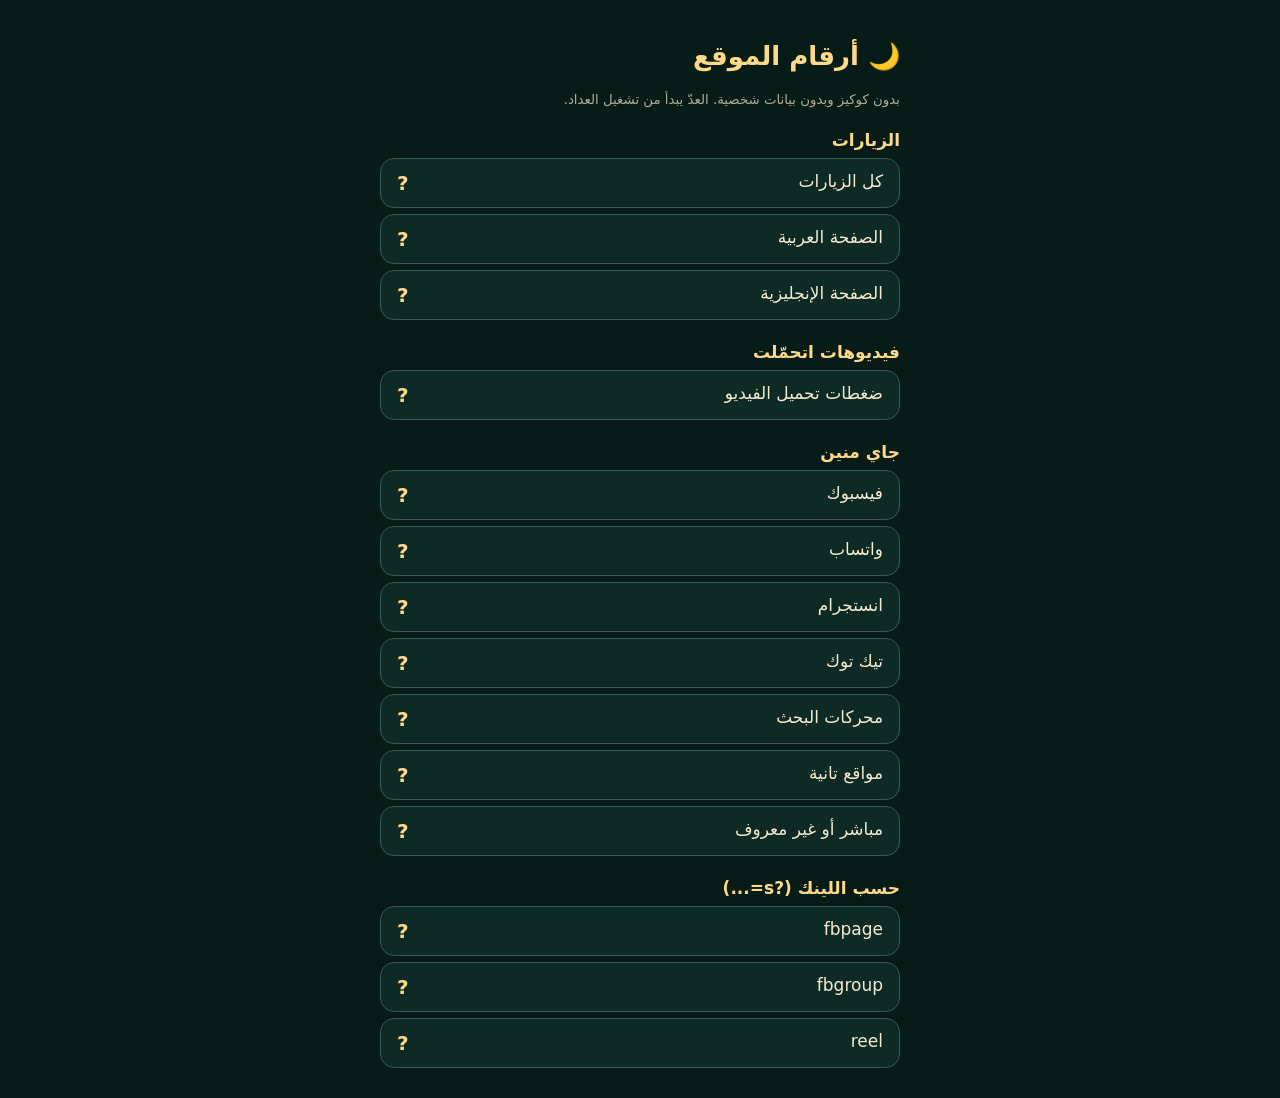
<file: 1-stats.html>
<!doctype html><html lang="ar" dir="rtl"><head><meta charset="utf-8"><meta name="viewport" content="width=device-width,initial-scale=1"><meta name="robots" content="noindex,nofollow"><title>أرقام رمضان كريم</title>
<style>body{margin:0;background:#071b17;color:#f4ecd2;font-family:Cairo,Tajawal,system-ui,sans-serif;padding:24px;max-width:520px;margin:auto}h1{color:#ffd98a;font-size:26px}h2{font-size:17px;color:#ffd98a;margin:22px 0 8px}.row{display:flex;justify-content:space-between;background:#0d2a24;border:1px solid #3b5a4f;border-radius:14px;padding:12px 16px;margin:6px 0;font-size:17px}.row b{color:#ffd98a;font-size:20px}small{opacity:.7}</style></head><body>
<h1>🌙 أرقام الموقع</h1><small>بدون كوكيز وبدون بيانات شخصية. العدّ يبدأ من تشغيل العداد.</small><div id="o">جاري التحميل...</div>
<script>
var NS='rk-dcf271b7a8',B='https://abacus.jasoncameron.dev/get/'+NS+'/',BASE={visits:3,'visits-ar':2,'visits-en':1,'src-direct':2,'src-facebook':1,'tag-fbpage':1,downloads:1};
var G=[['الزيارات',[['visits','كل الزيارات'],['visits-ar','الصفحة العربية'],['visits-en','الصفحة الإنجليزية']]],['فيديوهات اتحمّلت',[['downloads','ضغطات تحميل الفيديو']]],['جاي منين',[['src-facebook','فيسبوك'],['src-whatsapp','واتساب'],['src-instagram','انستجرام'],['src-tiktok','تيك توك'],['src-search','محركات البحث'],['src-other','مواقع تانية'],['src-direct','مباشر أو غير معروف']]],['حسب اللينك (?s=...)',[['tag-fbpage','fbpage'],['tag-fbgroup','fbgroup'],['tag-reel','reel']]]];
var o=document.getElementById('o');o.innerHTML='';
G.forEach(function(g){var h=document.createElement('h2');h.textContent=g[0];o.appendChild(h);g[1].forEach(function(k){var r=document.createElement('div');r.className='row';r.innerHTML='<span>'+k[1]+'</span><b>...</b>';o.appendChild(r);
fetch(B+k[0]).then(function(x){return x.ok?x.json():{value:0}}).then(function(j){r.lastChild.textContent=Math.max(0,(j.value||0)-(BASE[k[0]]||0))}).catch(function(){r.lastChild.textContent='?'})})});
</script></body></html>
</file>
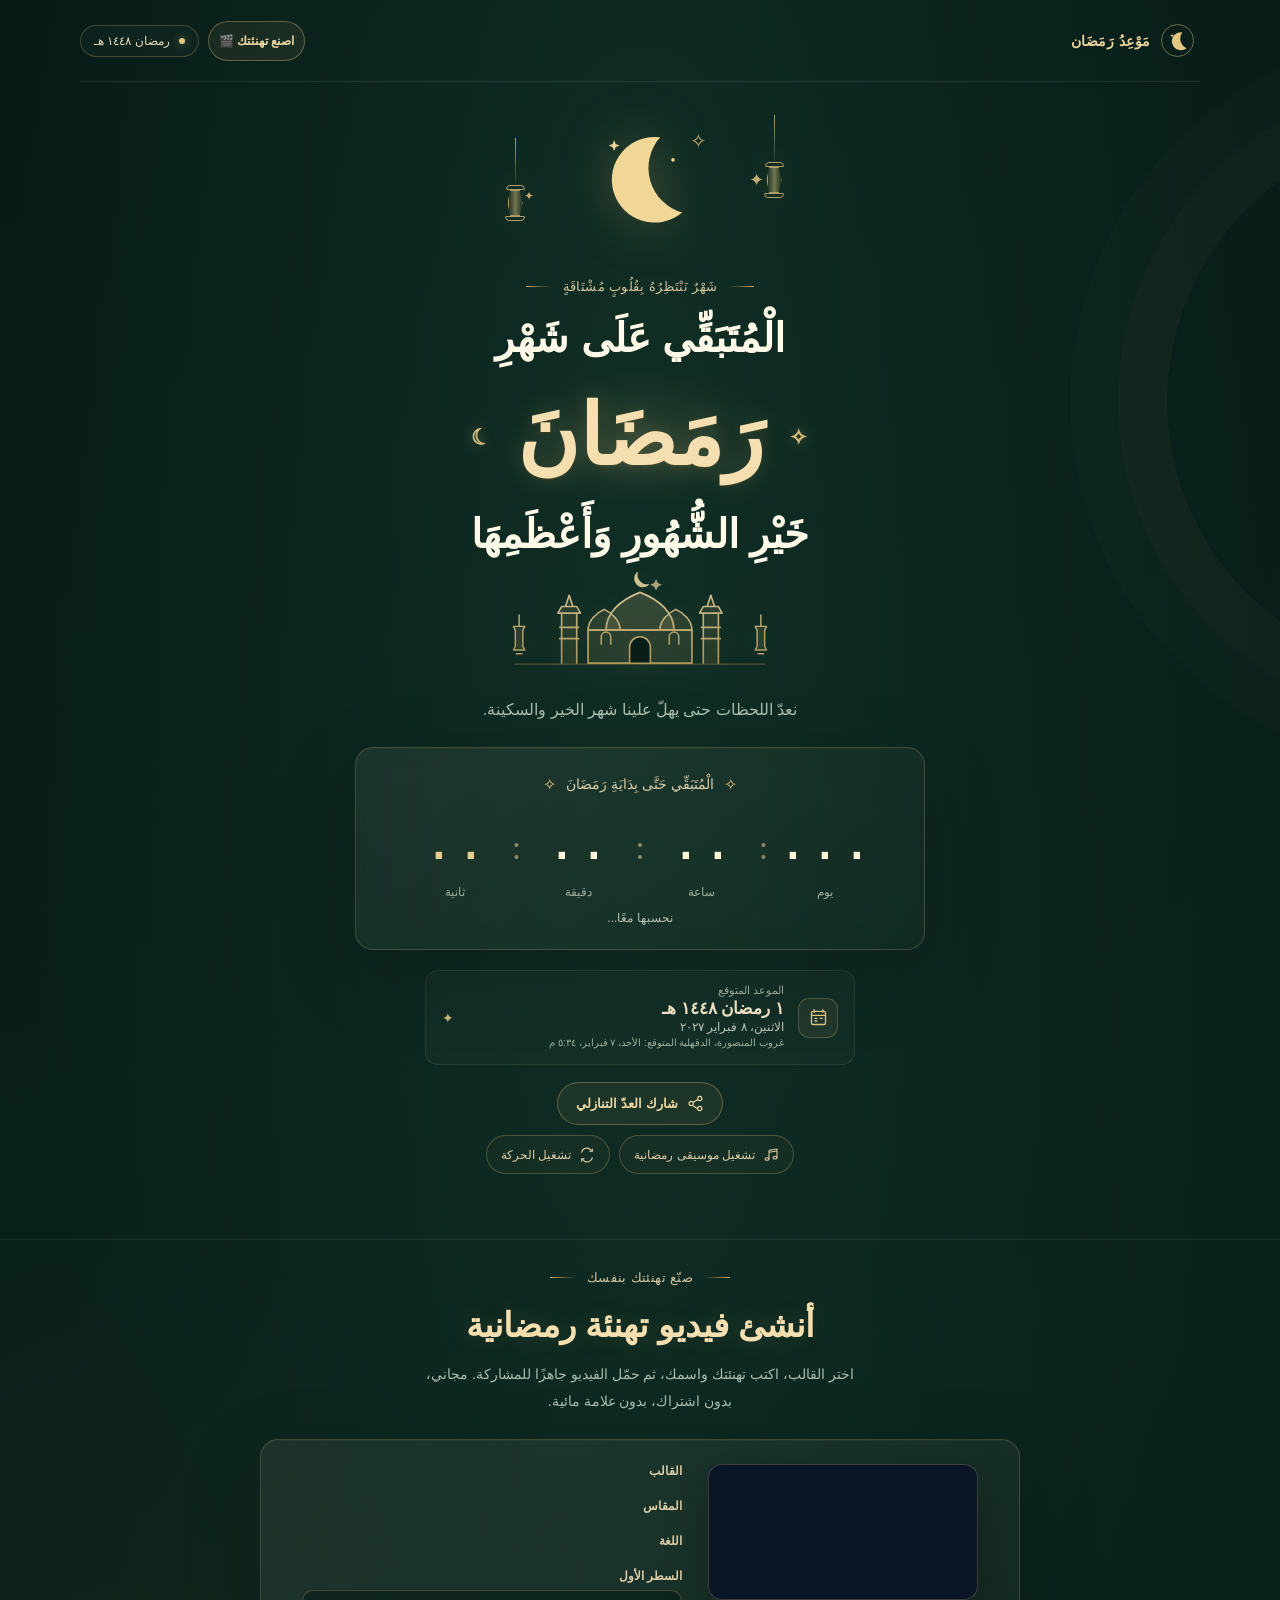
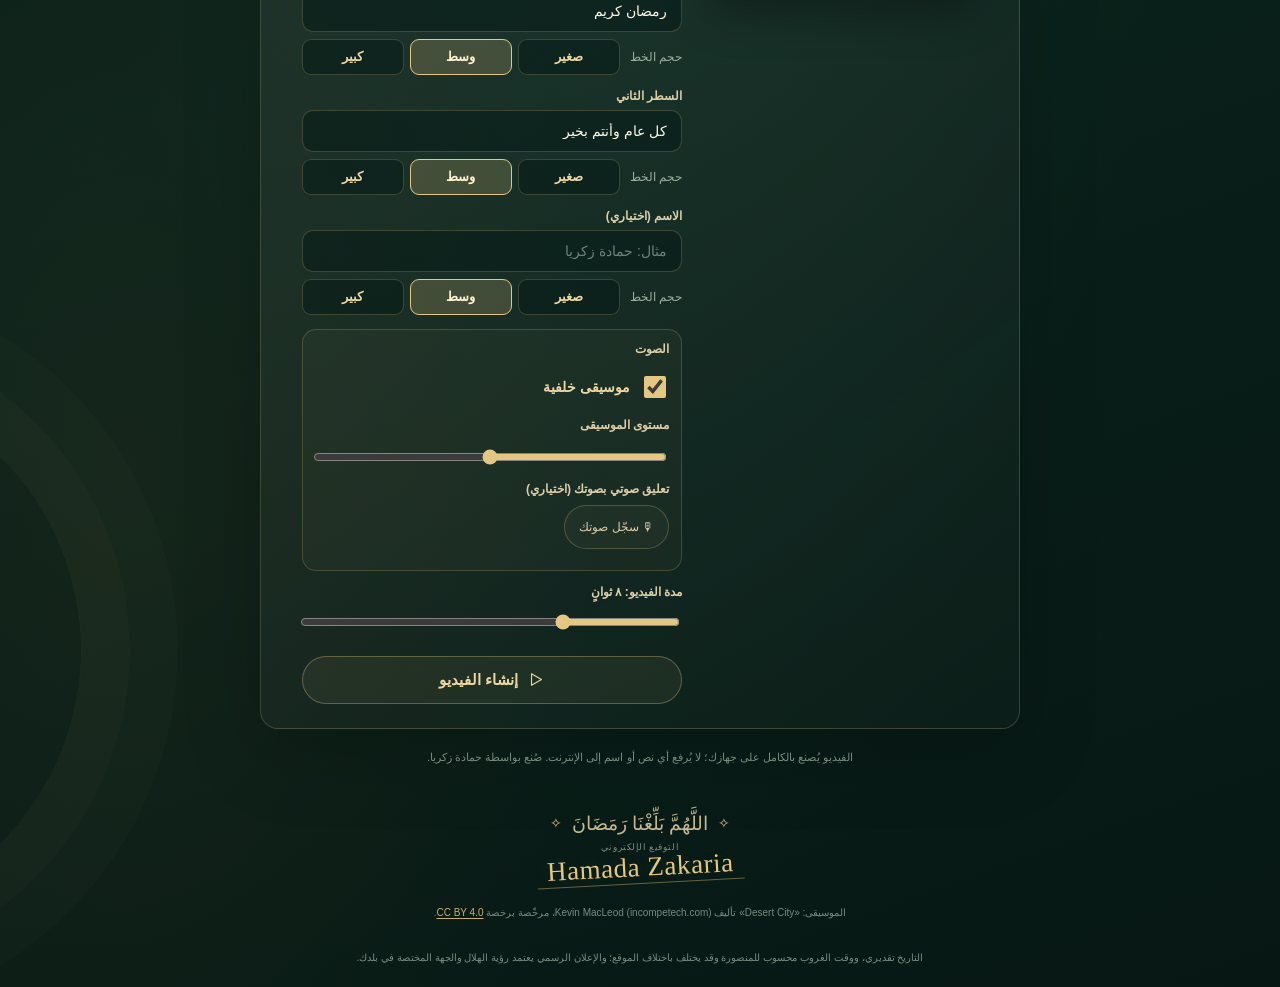
<file: 28-index.html>
<!doctype html>
<html lang="ar" dir="rtl">
  <head>
    <meta charset="utf-8" />
    <meta name="viewport" content="width=device-width, initial-scale=1" />
    <meta name="theme-color" content="#071b17" />
    <meta name="description" content="عدّاد رمضان ١٤٤٨ هـ وأداة مجانية لإنشاء فيديو تهنئة رمضانية باسمك: تابع الوقت المتبقي حتى الشهر الكريم، وصمّم فيديو التهنئة وحمّله بدون اشتراك وبدون علامة مائية." />
    <meta name="keywords" content="عداد رمضان ١٤٤٨, موعد رمضان ٢٠٢٧, بداية شهر رمضان, كم بقي على رمضان, التاريخ الهجري, رمضان ١٤٤٨ هجري, فيديو تهنئة رمضان, تصميم تهنئة رمضانية" />
    <meta property="og:type" content="website" />
    <meta property="og:locale" content="ar_AR" />
    <meta property="og:site_name" content="موعد رمضان" />
    <meta property="og:title" content="عدّاد رمضان ١٤٤٨ هـ وأداة فيديو التهنئة | حمادة زكريا" />
    <meta property="og:description" content="تابع العدّ التنازلي لرمضان ١٤٤٨ هـ، وأنشئ فيديو تهنئة رمضانية باسمك وحمّله مجانًا — بدون اشتراك وبدون علامة مائية." />
    <meta property="og:image" content="https://ramadankarym.github.io/ramadan-logo.svg" />
    <meta property="og:image:alt" content="هلال رمضاني ذهبي" />
    <meta name="twitter:card" content="summary" />
    <meta name="twitter:title" content="عدّاد رمضان ١٤٤٨ هـ وأداة فيديو التهنئة | حمادة زكريا" />
    <meta name="twitter:description" content="تابع العدّ التنازلي لرمضان ١٤٤٨ هـ، وأنشئ فيديو تهنئة رمضانية باسمك وحمّله مجانًا — بدون اشتراك وبدون علامة مائية." />
    <meta name="twitter:image" content="https://ramadankarym.github.io/ramadan-logo.svg" />
    <meta name="twitter:image:alt" content="هلال رمضاني ذهبي" />
    <title>عدّاد رمضان ١٤٤٨ هـ وأداة فيديو التهنئة | موعد بداية الشهر الكريم</title>
    <link rel="canonical" href="https://ramadankarym.github.io/" />
    <link rel="stylesheet" href="./styles.css" />
    <link rel="icon" type="image/svg+xml" href="./ramadan-logo.svg" />
    <script src="./app.js" defer></script>
    <script src="./tool.js" type="module"></script>
  </head>
  <body>
    <div class="page-shell">
      <header class="topbar" aria-label="رأس الصفحة">
        <a class="brand" href="#home" aria-label="موعد رمضان — الرئيسية">
          <span class="brand-mark" aria-hidden="true">
            <svg viewBox="0 0 32 32" fill="none"><path d="M21.8 4.5a12 12 0 1 0 5.7 21.1A13.8 13.8 0 0 1 21.8 4.5Z" fill="currentColor"/><path d="m8.2 6.3.7 1.8 1.8.7-1.8.7-.7 1.8-.7-1.8-1.8-.7 1.8-.7.7-1.8Z" fill="currentColor"/></svg>
          </span>
          <span>مَوْعِدُ رَمَضَان</span>
        </a>
        <span class="topbar-side">
          <a class="creator-link" href="#creator">اصنع تهنئتك 🎬</a>
          <span class="year-pill"><span class="year-dot" aria-hidden="true"></span> رمضان ١٤٤٨ هـ</span>
        </span>
      </header>

      <main id="home">
        <section class="hero" aria-labelledby="page-title">
          <div class="sky-art" aria-hidden="true">
            <span class="star star-one">✦</span><span class="star star-two">✧</span><span class="star star-three">✦</span>
            <svg class="hero-moon" viewBox="0 0 120 120" fill="none"><path d="M82.6 12.7A48 48 0 1 0 107.3 97a51.8 51.8 0 0 1-24.7-84.3Z" fill="currentColor"/><path d="m31 16 1.7 4.3 4.3 1.7-4.3 1.7L31 28l-1.7-4.3L25 22l4.3-1.7L31 16Z" fill="currentColor"/><circle cx="97" cy="38" r="2" fill="currentColor"/></svg>
            <div class="lantern lantern-left"><span class="lantern-cap"></span><span class="lantern-glass"></span><span class="lantern-base"></span></div>
            <div class="lantern lantern-right"><span class="lantern-cap"></span><span class="lantern-glass"></span><span class="lantern-base"></span></div>
          </div>

          <p class="eyebrow"><span class="eyebrow-line"></span> شَهْرٌ نَنْتَظِرُهُ بِقُلُوبٍ مُشْتَاقَةٍ <span class="eyebrow-line"></span></p>
          <h1 id="page-title" aria-label="الْمُتَبَقِّي عَلَى شَهْرِ رَمَضَانَ">
            <span class="headline-context">الْمُتَبَقِّي عَلَى شَهْرِ</span>
            <span class="ramadan-word">رَمَضَانَ</span>
          </h1>
          <p class="headline-support">خَيْرِ الشُّهُورِ وَأَعْظَمِهَا</p>
          <div class="ramadan-scene" aria-hidden="true">
            <svg viewBox="0 0 360 122" fill="none">
              <defs>
                <linearGradient id="mosque-gold" x1="180" y1="16" x2="180" y2="108" gradientUnits="userSpaceOnUse">
                  <stop stop-color="#f1dda8" />
                  <stop offset="1" stop-color="#c7a65e" />
                </linearGradient>
              </defs>
              <g stroke="url(#mosque-gold)" stroke-linecap="round" stroke-linejoin="round">
                <path d="M48 105H312" stroke-width="1.5" opacity=".4" />
                <path d="M97 104V51h16v53M93 51h24l-4-7H97zM101 44l4-12 4 12zM95 66h20M95 78h20" fill="url(#mosque-gold)" fill-opacity=".12" stroke-width="1.7" />
                <path d="M247 104V51h16v53M243 51h24l-4-7h-16zM251 44l4-12 4 12zM245 66h20M245 78h20" fill="url(#mosque-gold)" fill-opacity=".12" stroke-width="1.7" />
                <path d="M125 104V69h110v35z" fill="url(#mosque-gold)" fill-opacity=".12" stroke-width="1.8" />
                <path d="M125 69c0-10 8-18 17-22 9 4 17 12 17 22zM201 69c0-10 8-18 17-22 9 4 17 12 17 22z" fill="url(#mosque-gold)" fill-opacity=".13" stroke-width="1.7" />
                <path d="M144 69c0-18 15-32 36-40 21 8 36 22 36 40z" fill="url(#mosque-gold)" fill-opacity=".18" stroke-width="1.9" />
                <path d="M169 104V87a11 11 0 0 1 22 0v17z" fill="#071b17" stroke-width="1.7" />
                <path d="M139 84v-8a5 5 0 0 1 10 0v8M211 84v-8a5 5 0 0 1 10 0v8" stroke-width="1.6" />
                <path d="M52 53V64M46 65h12l-2 4v17l2 4H46l2-4V69zM46 65h12M46 90h12M49 94h6M308 53V64M302 65h12l-2 4v17l2 4h-12l2-4V69zM302 65h12M302 90h12M305 94h6" fill="url(#mosque-gold)" fill-opacity=".16" stroke-width="1.5" />
              </g>
              <path d="M178 7a9 9 0 1 0 12 13 10 10 0 0 1-12-13Z" fill="url(#mosque-gold)" />
              <path d="m197 15 2 4 4 2-4 2-2 4-2-4-4-2 4-2z" fill="url(#mosque-gold)" opacity=".8" />
            </svg>
          </div>
          <p class="intro">نعدّ اللحظات حتى يهلّ علينا شهر الخير والسكينة.</p>

          <div class="countdown-panel" aria-label="العد التنازلي لبداية رمضان">
            <h2 class="countdown-heading"><span class="heading-sparkle" aria-hidden="true">✧</span> الْمُتَبَقِّي حَتَّى بِدَايَةِ رَمَضَانَ <span class="heading-sparkle" aria-hidden="true">✧</span></h2>
            <div class="timer-grid" role="timer" aria-label="الوقت المتبقي حتى رمضان">
              <div class="time-unit"><span class="time-value" id="days">٠٠٠</span><span class="time-label">يوم</span></div>
              <span class="time-separator" aria-hidden="true">:</span>
              <div class="time-unit"><span class="time-value" id="hours">٠٠</span><span class="time-label">ساعة</span></div>
              <span class="time-separator" aria-hidden="true">:</span>
              <div class="time-unit"><span class="time-value" id="minutes">٠٠</span><span class="time-label">دقيقة</span></div>
              <span class="time-separator" aria-hidden="true">:</span>
              <div class="time-unit"><span class="time-value seconds-value" id="seconds">٠٠</span><span class="time-label">ثانية</span></div>
            </div>
            <p class="timer-status" id="timer-status" aria-live="polite">نحسبها معًا...</p>
          </div>

          <div class="date-card">
            <div class="date-icon" aria-hidden="true">
              <svg viewBox="0 0 24 24" fill="none"><path d="M7 3v3m10-3v3M4.5 9.5h15M5.8 5h12.4A1.8 1.8 0 0 1 20 6.8v11.4a1.8 1.8 0 0 1-1.8 1.8H5.8A1.8 1.8 0 0 1 4 18.2V6.8A1.8 1.8 0 0 1 5.8 5Z" stroke="currentColor" stroke-width="1.5" stroke-linecap="round"/><path d="M8 13h2m4 0h2m-8 3h2" stroke="currentColor" stroke-width="1.5" stroke-linecap="round"/></svg>
            </div>
            <div class="date-copy"><span class="date-caption">الموعد المتوقع</span><strong id="ramadan-date">١ رمضان ١٤٤٨ هـ</strong><span class="gregorian-date" id="gregorian-date">الاثنين، ٨ فبراير ٢٠٢٧</span><span class="sunset-date" id="sunset-date">غروب المنصورة، الدقهلية المتوقع: الأحد، ٧ فبراير، ٥:٣٤ م</span></div>
            <span class="date-arrow" aria-hidden="true">✦</span>
          </div>

          <button class="share-button" id="share-button" type="button">
            <svg viewBox="0 0 24 24" fill="none" aria-hidden="true"><circle cx="18" cy="5" r="3" stroke="currentColor" stroke-width="1.6"/><circle cx="6" cy="12" r="3" stroke="currentColor" stroke-width="1.6"/><circle cx="18" cy="19" r="3" stroke="currentColor" stroke-width="1.6"/><path d="m8.7 10.7 6.6-4.4m-6.6 9 6.6 4.4" stroke="currentColor" stroke-width="1.6"/></svg>
            <span id="share-label">شارك العدّ التنازلي</span>
          </button>
          <div class="ambience-controls" aria-label="إعدادات الأجواء الرمضانية">
            <button class="ambience-button" id="music-toggle" type="button" aria-pressed="false">
              <svg viewBox="0 0 24 24" fill="none" aria-hidden="true"><path d="M9 18V5l12-2v13M9 8l12-2" stroke="currentColor" stroke-width="1.6" stroke-linecap="round" stroke-linejoin="round"/><ellipse cx="6" cy="18" rx="3" ry="2" stroke="currentColor" stroke-width="1.6"/><ellipse cx="18" cy="16" rx="3" ry="2" stroke="currentColor" stroke-width="1.6"/></svg>
              <span id="music-label">تشغيل موسيقى رمضانية</span>
            </button>
            <button class="motion-button" id="motion-toggle" type="button" aria-pressed="false">
              <svg viewBox="0 0 24 24" fill="none" aria-hidden="true"><path d="M4 8a8 8 0 0 1 13.7-3.7L20 6.5M20 6.5V2.8m0 3.7h-3.7M20 16a8 8 0 0 1-13.7 3.7L4 17.5M4 17.5v3.7m0-3.7h3.7" stroke="currentColor" stroke-width="1.6" stroke-linecap="round" stroke-linejoin="round"/></svg>
              <span id="motion-label">تشغيل الحركة</span>
            </button>
          </div>
          <p class="ambience-status" id="ambience-status" role="status" aria-live="polite"></p>
          <p class="today-date" id="today-date"></p>
          <audio id="ramadan-music" preload="none" loop></audio>
          <script>
          (function(){
            var audio = document.getElementById('ramadan-music');
            var toggle = document.getElementById('music-toggle');
            var loading = null;
            function ensureSrc(){
              if (audio.dataset.ready) return Promise.resolve();
              if (loading) return loading;
              loading = Promise.all(['./music-00.b64','./music-01.b64','./music-02.b64','./music-03.b64','./music-04.b64'].map(function(u){ return fetch(u).then(function(r){ return r.text(); }); }))
                .then(function(parts){ return parts.join(''); })
                .then(function(t){
                  var bin = atob(t.replace(/\s+/g,''));
                  var bytes = new Uint8Array(bin.length);
                  for (var i=0;i<bin.length;i++) bytes[i]=bin.charCodeAt(i);
                  audio.src = URL.createObjectURL(new Blob([bytes],{type:'audio/mpeg'}));
                  audio.dataset.ready = '1';
                });
              return loading;
            }
            toggle.addEventListener('click', function(ev){
              if (audio.dataset.ready) return;
              ev.stopImmediatePropagation();
              ev.preventDefault();
              ensureSrc().then(function(){ toggle.click(); });
            }, true);
          })();
          </script>
        </section>

        <section class="creator" id="creator" aria-labelledby="creator-title">
          <p class="eyebrow"><span class="eyebrow-line"></span> <span id="t-eyebrow">صنّع تهنئتك بنفسك</span> <span class="eyebrow-line"></span></p>
          <h2 class="creator-title" id="creator-title">أنشئ فيديو تهنئة رمضانية</h2>
          <p class="creator-sub" id="t-sub">اختر القالب، اكتب تهنئتك واسمك، ثم حمّل الفيديو جاهزًا للمشاركة. مجاني، بدون اشتراك، بدون علامة مائية.</p>

          <div class="creator-panel">
            <div class="creator-stage" dir="ltr">
              <canvas id="rk-canvas" aria-label="Video preview"></canvas>
              <div class="rk-progress" id="rk-progress" hidden><div class="rk-progress-fill" id="rk-progress-fill"></div></div>
            </div>

            <div class="creator-controls" id="rk-controls">
              <div class="rk-field">
                <span class="rk-label" id="t-template">القالب</span>
                <div class="rk-pills" id="rk-templates" role="group" aria-label="القالب"></div>
              </div>
              <div class="rk-field">
                <span class="rk-label" id="t-format">المقاس</span>
                <div class="rk-pills" id="rk-formats" role="group" aria-label="المقاس"></div>
              </div>
              <div class="rk-field">
                <span class="rk-label" id="t-lang">اللغة</span>
                <div class="rk-pills" id="rk-langs" role="group" aria-label="اللغة"></div>
              </div>
              <div class="rk-field">
                <label class="rk-label" for="rk-line1" id="t-line1">السطر الأول</label>
                <input class="rk-input" id="rk-line1" type="text" maxlength="40" />
              </div>
              <div class="rk-field">
                <label class="rk-label" for="rk-line2" id="t-line2">السطر الثاني</label>
                <input class="rk-input" id="rk-line2" type="text" maxlength="50" />
              </div>
              <div class="rk-field">
                <label class="rk-label" for="rk-name" id="t-name">الاسم (اختياري)</label>
                <input class="rk-input" id="rk-name" type="text" maxlength="40" placeholder="مثال: حمادة زكريا" />
              </div>
              <div class="rk-field">
                <label class="rk-label" for="rk-duration"><span id="t-length">مدة الفيديو</span>: <span id="rk-duration-value">٨</span> <span id="t-seconds">ثوانٍ</span></label>
                <input class="rk-range" id="rk-duration" type="range" min="5" max="15" step="1" value="8" />
              </div>
              <button class="share-button rk-make" id="rk-make" type="button">
                <svg viewBox="0 0 24 24" fill="none" aria-hidden="true"><path d="m5 4 14 8-14 8V4Z" stroke="currentColor" stroke-width="1.6" stroke-linejoin="round"/></svg>
                <span id="rk-make-label">إنشاء الفيديو</span>
              </button>
              <p class="rk-note" id="rk-unsupported" hidden></p>
            </div>

            <div class="rk-result" id="rk-result" hidden dir="ltr">
              <video id="rk-video" controls loop muted playsinline></video>
              <p class="rk-meta" id="rk-meta" dir="rtl"></p>
              <div class="rk-actions" dir="rtl">
                <button class="share-button" id="rk-download" type="button">
                  <svg viewBox="0 0 24 24" fill="none" aria-hidden="true"><path d="M12 4v11m0 0 4.5-4.5M12 15l-4.5-4.5M4.5 19.5h15" stroke="currentColor" stroke-width="1.6" stroke-linecap="round" stroke-linejoin="round"/></svg>
                  <span id="t-download">تحميل الفيديو</span>
                </button>
                <button class="ambience-button" id="rk-again" type="button"><span id="t-again">إنشاء نسخة جديدة</span></button>
              </div>
            </div>
          </div>
          <p class="creator-credit" id="t-privacy">الفيديو يُصنع بالكامل على جهازك؛ لا يُرفع أي نص أو اسم إلى الإنترنت. صُنع بواسطة حمادة زكريا.</p>
        </section>
      </main>

      <footer class="footer"><span class="footer-star" aria-hidden="true">✧</span> اللَّهُمَّ بَلِّغْنَا رَمَضَانَ <span class="footer-star" aria-hidden="true">✧</span></footer>
      <div class="signature" aria-label="التوقيع الإلكتروني">
        <span class="signature-label">التوقيع الإلكتروني</span>
        <span class="signature-name" dir="ltr">Hamada Zakaria</span>
      </div>
      <p class="disclaimer music-credit">الموسيقى: «Desert City» تأليف Kevin MacLeod (incompetech.com)، مرخّصة برخصة <a href="https://creativecommons.org/licenses/by/4.0/" target="_blank" rel="noopener">CC BY 4.0</a>.</p>
      <p class="disclaimer">التاريخ تقديري، ووقت الغروب محسوب للمنصورة وقد يختلف باختلاف الموقع؛ والإعلان الرسمي يعتمد رؤية الهلال والجهة المختصة في بلدك.</p>
    </div>
  </body>
</html>
</file>
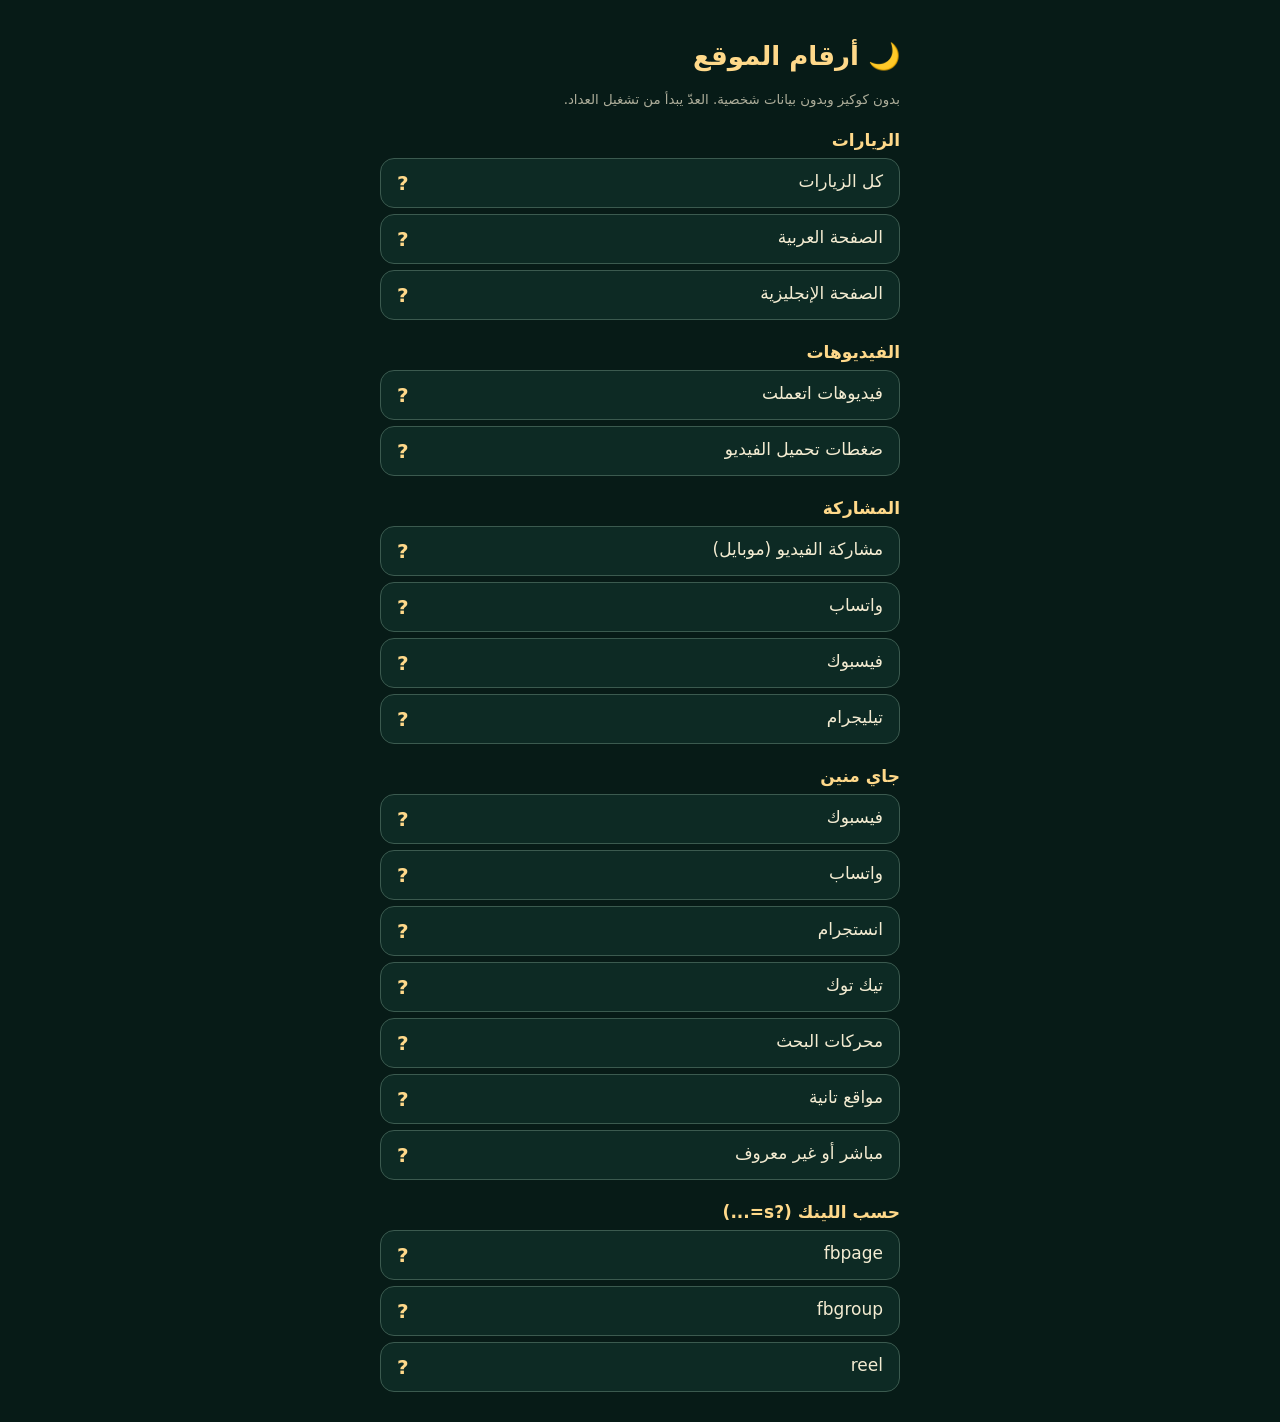
<file: stats.html>
<!doctype html><html lang="ar" dir="rtl"><head><meta charset="utf-8"><meta name="viewport" content="width=device-width,initial-scale=1"><meta name="robots" content="noindex,nofollow"><title>أرقام رمضان كريم</title>
<style>body{margin:0;background:#071b17;color:#f4ecd2;font-family:Cairo,Tajawal,system-ui,sans-serif;padding:24px;max-width:520px;margin:auto}h1{color:#ffd98a;font-size:26px}h2{font-size:17px;color:#ffd98a;margin:22px 0 8px}.row{display:flex;justify-content:space-between;background:#0d2a24;border:1px solid #3b5a4f;border-radius:14px;padding:12px 16px;margin:6px 0;font-size:17px}.row b{color:#ffd98a;font-size:20px}small{opacity:.7}</style></head><body>
<h1>🌙 أرقام الموقع</h1><small>بدون كوكيز وبدون بيانات شخصية. العدّ يبدأ من تشغيل العداد.</small><div id="o">جاري التحميل...</div>
<script>
var NS='rk-dcf271b7a8',B='https://abacus.jasoncameron.dev/get/'+NS+'/',BASE={visits:7,'visits-ar':5,'visits-en':2,made:3,'src-direct':6,'src-facebook':1,'tag-fbpage':1,downloads:1};
var G=[['الزيارات',[['visits','كل الزيارات'],['visits-ar','الصفحة العربية'],['visits-en','الصفحة الإنجليزية']]],['الفيديوهات',[['made','فيديوهات اتعملت'],['downloads','ضغطات تحميل الفيديو']]],['المشاركة',[['share-video','مشاركة الفيديو (موبايل)'],['share-wa','واتساب'],['share-fb','فيسبوك'],['share-tg','تيليجرام']]],['جاي منين',[['src-facebook','فيسبوك'],['src-whatsapp','واتساب'],['src-instagram','انستجرام'],['src-tiktok','تيك توك'],['src-search','محركات البحث'],['src-other','مواقع تانية'],['src-direct','مباشر أو غير معروف']]],['حسب اللينك (?s=...)',[['tag-fbpage','fbpage'],['tag-fbgroup','fbgroup'],['tag-reel','reel']]]];
var o=document.getElementById('o');o.innerHTML='';
G.forEach(function(g){var h=document.createElement('h2');h.textContent=g[0];o.appendChild(h);g[1].forEach(function(k){var r=document.createElement('div');r.className='row';r.innerHTML='<span>'+k[1]+'</span><b>...</b>';o.appendChild(r);
fetch(B+k[0]).then(function(x){return x.ok?x.json():{value:0}}).then(function(j){r.lastChild.textContent=Math.max(0,(j.value||0)-(BASE[k[0]]||0))}).catch(function(){r.lastChild.textContent='?'})})});
</script></body></html>
</file>
<file: styles.css>
:root {
  color-scheme: dark;
  --night: #071b17;
  --night-soft: #0b241e;
  --cream: #fff9e9;
  --muted: #a9bdb0;
  --gold: #e4c783;
  --gold-soft: #f5deb0;
  --line: rgba(235, 218, 173, .18);
}

* { box-sizing: border-box; }
html { min-width: 320px; min-height: 100%; background: var(--night); -webkit-text-size-adjust: 100%; text-size-adjust: 100%; }
body {
  min-height: 100vh;
  margin: 0;
  color: var(--cream);
  font-family: 'Tajawal', 'Noto Sans Arabic', Tahoma, sans-serif;
  background:
    radial-gradient(ellipse at 50% 18%, rgba(32, 81, 62, .32), transparent 39rem),
    radial-gradient(ellipse at 10% 80%, rgba(174, 130, 52, .07), transparent 30rem),
    linear-gradient(160deg, #081b17 0%, #0a211b 58%, #071814 100%);
}
button { font: inherit; }
.page-shell { position: relative; display: flex; flex-direction: column; min-height: 100vh; overflow: hidden; isolation: isolate; }
.page-shell::before, .page-shell::after { position: absolute; z-index: -1; width: 34rem; height: 34rem; border: 1px solid rgba(226, 200, 137, .055); border-radius: 50%; content: ''; pointer-events: none; }
.page-shell::before { top: 8rem; right: -27rem; box-shadow: 0 0 0 3rem rgba(226, 200, 137, .018), 0 0 0 6rem rgba(226, 200, 137, .013); animation: halo-drift 28s ease-in-out infinite alternate; }
.page-shell::after { bottom: 4rem; left: -29rem; box-shadow: 0 0 0 3rem rgba(226, 200, 137, .018), 0 0 0 6rem rgba(226, 200, 137, .013); animation: halo-drift 34s ease-in-out -12s infinite alternate-reverse; }
.topbar { width: min(100% - 3rem, 1120px); height: 82px; margin-inline: auto; display: flex; align-items: center; justify-content: space-between; border-bottom: 1px solid rgba(237, 226, 196, .1); }
.brand { display: inline-flex; align-items: center; gap: 10px; color: #e9d39d; text-decoration: none; font-size: 14px; font-weight: 700; letter-spacing: .04em; }
.brand-mark { display: grid; width: 33px; height: 33px; place-items: center; border: 1px solid rgba(228, 199, 131, .45); border-radius: 50%; color: var(--gold); }
.brand-mark svg { width: 24px; }
.year-pill { display: inline-flex; align-items: center; gap: 9px; padding: 8px 13px; border: 1px solid rgba(228, 199, 131, .25); border-radius: 999px; color: #e4d8bc; background: rgba(255, 255, 255, .025); font-size: 12px; }
.year-dot { width: 6px; height: 6px; border-radius: 50%; background: var(--gold); box-shadow: 0 0 10px rgba(228, 199, 131, .55); }
main { flex: 1; }
.hero { position: relative; display: flex; flex-direction: column; align-items: center; padding: 30px 20px 38px; text-align: center; }
.sky-art { position: relative; width: min(100%, 420px); height: 157px; margin-bottom: 10px; }
.hero-moon { position: absolute; top: 14px; left: 50%; width: 107px; transform: translateX(-50%); color: #f0d797; filter: drop-shadow(0 0 26px rgba(226, 196, 122, .27)); animation: moon-glow 5.8s ease-in-out infinite; }
.star { position: absolute; color: #e4c783; opacity: .83; animation: twinkle 3.2s ease-in-out infinite; }
.star-one { top: 57px; right: 86px; font-size: 18px; }
.star-two { top: 17px; right: 143px; font-size: 20px; animation-delay: .6s; }
.star-three { top: 77px; left: 94px; font-size: 12px; animation-delay: 1.1s; }
.lantern { position: absolute; top: 45px; display: flex; flex-direction: column; align-items: center; width: 28px; color: #d8bd7b; filter: drop-shadow(0 0 12px rgba(232, 192, 97, .23)); opacity: .78; transform-origin: 50% -47px; animation: lantern-sway 6.8s ease-in-out infinite; }
.lantern::before { position: absolute; bottom: 100%; width: 1px; height: 47px; background: linear-gradient(#d8bd7b, rgba(216, 189, 123, .12)); content: ''; }
.lantern-left { left: 71px; top: 73px; --lantern-scale: .76; animation-delay: -1.4s; }
.lantern-right { right: 62px; top: 50px; --lantern-scale: .92; animation-delay: -3.6s; }
.lantern-cap { width: 19px; height: 5px; border: 1px solid currentColor; border-radius: 4px 4px 1px 1px; }
.lantern-glass { width: 15px; height: 26px; border: 1px solid currentColor; background: linear-gradient(90deg, rgba(232, 194, 107, .1), rgba(245, 217, 142, .55), rgba(232, 194, 107, .1)); clip-path: polygon(18% 0, 82% 0, 100% 50%, 82% 100%, 18% 100%, 0 50%); box-shadow: 0 0 22px rgba(235, 192, 92, .38); }
.lantern-base { width: 20px; height: 5px; border: 1px solid currentColor; border-radius: 1px 1px 4px 4px; }
.eyebrow { display: flex; align-items: center; gap: 11px; margin: 0 0 15px; color: #d2c39e; font-size: 13px; letter-spacing: .03em; }
.eyebrow-line { width: 26px; height: 1px; background: linear-gradient(90deg, transparent, #c5a866); }
.eyebrow-line:last-child { transform: rotate(180deg); }
h1 { display: flex; flex-direction: column; align-items: center; gap: 3px; margin: 0; color: var(--cream); font-weight: 700; line-height: 1.4; letter-spacing: 0; }
.headline-context, .headline-support { display: block; color: var(--cream); font-family: 'Tajawal', 'Noto Sans Arabic', Tahoma, sans-serif; font-size: 40px; font-weight: 600; line-height: 1.4; padding-block: .03em; }
.headline-support { margin: 0; }
h1 .ramadan-word { position: relative; display: block; margin: 0; padding: .12em .16em .13em; border-radius: 50%; color: var(--gold-soft); background: radial-gradient(ellipse at center, rgba(228, 199, 131, .10), transparent 72%); font-family: 'Tajawal', 'Noto Sans Arabic', Tahoma, sans-serif; font-size: 84px; font-weight: 800; font-kerning: normal; font-feature-settings: "mark" 1, "mkmk" 1; line-height: 1.35; direction: rtl; unicode-bidi: isolate; text-align: center; text-shadow: 0 0 24px rgba(228, 199, 131, .22), 0 2px 0 rgba(107, 77, 29, .18); }
h1 .ramadan-word::before, h1 .ramadan-word::after { position: absolute; top: 50%; z-index: 1; color: var(--gold); font-family: 'Tajawal', 'Noto Sans Arabic', sans-serif; font-size: 22px; line-height: 1; opacity: .92; pointer-events: none; text-shadow: 0 0 13px rgba(228, 199, 131, .48); }
h1 .ramadan-word::before { left: -12px; content: '☾'; transform: translate(-100%, -50%) rotate(-14deg); }
h1 .ramadan-word::after { right: -12px; content: '✧'; transform: translate(100%, -50%); }
.ramadan-scene { width: min(100%, 340px); margin: 2px 0 5px; color: #dfc783; opacity: .86; filter: drop-shadow(0 3px 12px rgba(228, 199, 131, .12)); animation: mosque-glow 8s ease-in-out infinite; }
.ramadan-scene svg { display: block; width: 100%; height: auto; overflow: visible; }
.mobile-break { display: none; }
.intro { margin: 15px 0 28px; color: var(--muted); font-size: 16px; font-weight: 400; }
.countdown-panel { width: min(100%, 570px); padding: 23px 28px 18px; border: 1px solid rgba(226, 205, 159, .19); border-radius: 18px; background: linear-gradient(145deg, rgba(245, 240, 223, .065), rgba(234, 214, 169, .018)); box-shadow: 0 24px 80px rgba(0, 0, 0, .17), inset 0 1px 0 rgba(255, 255, 255, .035); backdrop-filter: blur(10px); }
.countdown-heading { display: flex; justify-content: center; align-items: center; gap: 10px; margin: 0; color: #dbcea9; font-size: 14px; font-weight: 500; line-height: 1.7; }
.heading-sparkle { color: var(--gold); font-size: 16px; }
.timer-grid { display: flex; direction: rtl; justify-content: center; align-items: center; gap: clamp(10px, 3.2vw, 25px); margin: 21px 0 11px; }
.time-unit { display: flex; min-width: 80px; flex-direction: column; align-items: center; gap: 1px; }
.time-value { color: #fff5dc; font-size: clamp(36px, 7.4vw, 59px); font-variant-numeric: tabular-nums; font-weight: 500; line-height: 1.1; text-shadow: 0 0 24px rgba(255, 237, 189, .08); }
.seconds-value { color: #e6ce92; }
.time-label { color: #9caf9f; font-size: 12px; }
.time-separator { align-self: flex-start; padding-top: 9px; color: rgba(222, 200, 150, .58); font-family: Georgia, serif; font-size: 34px; font-weight: 400; }
.timer-status { min-height: 20px; margin: 12px 0 0; color: #b7c3b6; font-size: 12px; }
.date-card { display: flex; align-items: center; gap: 14px; width: min(100%, 430px); margin-top: 20px; padding: 13px 16px; border: 1px solid rgba(226, 205, 159, .1); border-radius: 13px; text-align: right; background: rgba(255, 255, 255, .025); }
.date-icon { display: grid; width: 40px; height: 40px; flex: 0 0 40px; place-items: center; border: 1px solid rgba(228, 199, 131, .23); border-radius: 11px; color: var(--gold); background: rgba(228, 199, 131, .07); }
.date-icon svg { width: 21px; height: 21px; }
.date-copy { display: flex; flex: 1; flex-direction: column; gap: 1px; }
.date-caption { color: #9caf9f; font-size: 11px; }
.date-copy strong { color: #f3e6c7; font-size: 17px; font-weight: 700; }
.gregorian-date { color: #bdc7ba; font-size: 12px; }
.sunset-date { color: #9caf9f; font-size: 10px; line-height: 1.6; }
.date-arrow { color: #ceb875; font-size: 14px; }
.share-button { display: inline-flex; align-items: center; justify-content: center; gap: 9px; min-height: 43px; margin-top: 17px; padding: 0 18px; border: 1px solid rgba(228, 199, 131, .33); border-radius: 999px; color: #ecd8a4; background: rgba(228, 199, 131, .07); cursor: pointer; font-size: 13px; font-weight: 600; transition: color .2s ease, background .2s ease, transform .2s ease, border-color .2s ease; }
.share-button:hover, .ambience-button:hover, .motion-button:hover { transform: translateY(-2px); border-color: rgba(228, 199, 131, .6); color: #fff3d0; background: rgba(228, 199, 131, .13); }
.share-button:focus-visible, .ambience-button:focus-visible, .motion-button:focus-visible { outline: 2px solid var(--gold-soft); outline-offset: 4px; }
.share-button svg { width: 17px; height: 17px; }
.ambience-controls { display: flex; flex-wrap: wrap; align-items: center; justify-content: center; gap: 9px; margin-top: 10px; }
.ambience-button, .motion-button { display: inline-flex; align-items: center; justify-content: center; gap: 8px; min-height: 39px; padding: 0 14px; border: 1px solid rgba(228, 199, 131, .25); border-radius: 999px; color: #d9cca9; background: rgba(228, 199, 131, .035); cursor: pointer; font-size: 12px; font-weight: 500; transition: color .2s ease, background .2s ease, transform .2s ease, border-color .2s ease; }
.ambience-button[aria-pressed="true"] { border-color: rgba(228, 199, 131, .6); color: #fff0c8; background: rgba(228, 199, 131, .12); }
.ambience-button svg, .motion-button svg { width: 16px; height: 16px; flex: 0 0 16px; }
.ambience-status { min-height: 15px; margin: 4px 0 0; color: #9caf9f; font-size: 10px; }
.music-credit { margin: 2px 10px 0; color: #788b7e; font-size: 9px; line-height: 1.6; }
.music-credit a { color: #b7a579; text-decoration-color: rgba(183, 165, 121, .45); text-underline-offset: 2px; }
.music-credit a:focus-visible { outline: 1px solid var(--gold); outline-offset: 3px; }
.today-date { margin: 8px 0 0; color: #879d8e; font-size: 11px; }
.footer { display: flex; align-items: center; justify-content: center; gap: 10px; margin-top: 10px; color: #c5b88e; font-family: 'Amiri', serif; font-size: 19px; }
.footer-star { color: #dfc784; font-family: 'Tajawal', sans-serif; font-size: 14px; }
.signature { display: flex; flex-direction: column; align-items: center; gap: 1px; margin: 7px auto 14px; }
.signature-label { color: #778c7f; font-size: 9px; letter-spacing: .06em; }
.signature-name { padding: 0 10px 2px; border-bottom: 1px solid rgba(228, 199, 131, .42); color: #e4c783; font-family: 'Caveat', 'Amiri', cursive; font-size: 27px; line-height: 1.05; letter-spacing: .02em; text-shadow: 0 0 18px rgba(228, 199, 131, .13); transform: rotate(-3deg); }
.disclaimer { margin: 7px 12px 24px; color: #778c7f; text-align: center; font-size: 10px; }
.disclaimer a { color: #c9b070; text-decoration: underline; text-underline-offset: 2px; }
@keyframes twinkle { 0%, 100% { opacity: .42; transform: translateY(0) scale(.9); } 50% { opacity: 1; transform: translateY(-3px) scale(1.12); } }
@keyframes moon-glow { 0%, 100% { transform: translate(-50%, 0); filter: drop-shadow(0 0 21px rgba(226, 196, 122, .2)); } 50% { transform: translate(-50%, -5px); filter: drop-shadow(0 0 31px rgba(226, 196, 122, .39)); } }
@keyframes lantern-sway { 0%, 100% { transform: scale(var(--lantern-scale, .92)) rotate(-2deg); } 50% { transform: scale(var(--lantern-scale, .92)) rotate(2deg); } }
@keyframes mosque-glow { 0%, 100% { opacity: .76; } 50% { opacity: .95; } }
@keyframes halo-drift { from { transform: translateY(-8px) scale(.99); } to { transform: translateY(12px) scale(1.025); } }
.motion-paused *, .motion-paused *::before, .motion-paused *::after { animation-play-state: paused !important; transition-duration: .01ms !important; }
@media (prefers-reduced-motion: reduce) {
  html:not(.motion-user-enabled) *, html:not(.motion-user-enabled) *::before, html:not(.motion-user-enabled) *::after { scroll-behavior: auto !important; animation-duration: .01ms !important; animation-iteration-count: 1 !important; transition-duration: .01ms !important; }
}
@media (max-width: 560px) {
  .topbar { width: calc(100% - 34px); height: 68px; }
  .brand { gap: 7px; font-size: 12px; }
  .brand-mark { width: 30px; height: 30px; }
  .year-pill { gap: 7px; padding: 7px 10px; font-size: 10px; }
  .hero { padding: 23px 16px 30px; }
  .sky-art { height: 137px; margin-bottom: 5px; }
  .hero-moon { top: 9px; width: 95px; }
  .lantern-left { left: 19px; top: 67px; }
  .lantern-right { right: 17px; top: 43px; }
  .star-one { right: 55px; }
  .star-two { right: 105px; }
  .star-three { left: 64px; }
  .eyebrow { gap: 8px; font-size: 11px; }
  .eyebrow-line { width: 18px; }
  .headline-context, .headline-support { font-size: 26px; line-height: 1.45; }
  h1 .ramadan-word { font-size: 60px; line-height: 1.3; }
  h1 .ramadan-word::before, h1 .ramadan-word::after { font-size: 18px; }
  .mobile-break { display: initial; }
  .intro { max-width: 290px; margin-top: 11px; font-size: 14px; line-height: 1.8; }
  .countdown-panel { padding: 20px 12px 15px; border-radius: 15px; }
  .countdown-heading { font-size: 12px; }
  .timer-grid { gap: clamp(5px, 2.2vw, 12px); margin-top: 20px; }
  .time-unit { min-width: 59px; }
  .time-value { font-size: clamp(31px, 9vw, 45px); }
  .time-label { font-size: 10px; }
  .time-separator { padding-top: 5px; font-size: 27px; }
  .date-card { width: 100%; margin-top: 16px; padding: 11px 12px; }
  .date-copy strong { font-size: 16px; }
  .footer { font-size: 17px; }
  .disclaimer { max-width: 330px; align-self: center; line-height: 1.8; }
}

/* ===== Greeting video creator (matches the countdown design language) ===== */
.topbar-side { display: inline-flex; align-items: center; gap: 9px; }
.creator-link { display: inline-flex; align-items: center; gap: 6px; padding: 8px 13px; border: 1px solid rgba(228, 199, 131, .35); border-radius: 999px; color: #ecd8a4; background: rgba(228, 199, 131, .07); font-size: 12px; font-weight: 600; text-decoration: none; transition: color .2s ease, background .2s ease, border-color .2s ease; }
.creator-link:hover { border-color: rgba(228, 199, 131, .6); color: #fff3d0; background: rgba(228, 199, 131, .13); }
.creator { display: flex; flex-direction: column; align-items: center; padding: 30px 20px 34px; text-align: center; border-top: 1px solid rgba(237, 226, 196, .08); }
.creator-title { margin: 0; color: var(--gold-soft); font-family: 'Tajawal', 'Noto Sans Arabic', Tahoma, sans-serif; font-size: 34px; font-weight: 800; line-height: 1.5; text-shadow: 0 0 24px rgba(228, 199, 131, .18); }
.creator-sub { max-width: 430px; margin: 10px 0 24px; color: var(--muted); font-size: 14px; line-height: 1.9; }
.creator-panel { display: flex; flex-wrap: wrap; justify-content: center; gap: 26px; width: min(100%, 760px); padding: 24px; border: 1px solid rgba(226, 205, 159, .19); border-radius: 18px; background: linear-gradient(145deg, rgba(245, 240, 223, .065), rgba(234, 214, 169, .018)); box-shadow: 0 24px 80px rgba(0, 0, 0, .17), inset 0 1px 0 rgba(255, 255, 255, .035); }
.creator-stage { position: relative; flex: 0 1 270px; min-width: 220px; }
#rk-canvas { display: block; width: 100%; height: auto; max-height: 70vh; margin-inline: auto; border: 1px solid rgba(226, 205, 159, .22); border-radius: 14px; background: #0a1626; box-shadow: 0 14px 44px rgba(0, 0, 0, .3); }
.rk-progress { position: absolute; right: 10px; bottom: 10px; left: 10px; height: 6px; overflow: hidden; border-radius: 999px; background: rgba(255, 249, 233, .14); }
.rk-progress-fill { width: 0%; height: 100%; border-radius: 999px; background: linear-gradient(90deg, #c7a65e, #f5deb0); transition: width .2s linear; }
.creator-controls { display: flex; flex: 1 1 300px; min-width: 260px; max-width: 380px; flex-direction: column; gap: 14px; text-align: right; }
.creator-controls[dir="ltr"] { text-align: left; }
.rk-field { display: flex; flex-direction: column; gap: 7px; }
.rk-label { color: #dbcea9; font-size: 12px; font-weight: 600; }
.rk-pills { display: flex; flex-wrap: wrap; gap: 7px; }
.rk-pill { min-height: 34px; padding: 0 13px; border: 1px solid rgba(228, 199, 131, .25); border-radius: 999px; color: #d9cca9; background: rgba(228, 199, 131, .035); cursor: pointer; font-size: 12px; font-weight: 500; transition: color .2s ease, background .2s ease, border-color .2s ease; }
.rk-pill:hover { border-color: rgba(228, 199, 131, .55); color: #fff3d0; }
.rk-pill[aria-pressed="true"] { border-color: rgba(228, 199, 131, .75); color: #081b17; background: linear-gradient(135deg, #e9cf8f, #d3af62); font-weight: 700; }
.rk-pill:focus-visible, .rk-input:focus-visible, .rk-range:focus-visible { outline: 2px solid var(--gold-soft); outline-offset: 2px; }
.rk-input { width: 100%; min-height: 42px; padding: 0 14px; border: 1px solid rgba(228, 199, 131, .22); border-radius: 11px; color: var(--cream); background: rgba(7, 27, 23, .55); font: inherit; font-size: 14px; }
.rk-input::placeholder { color: #6e8377; }
.rk-range { width: 100%; accent-color: #e4c783; }
.rk-make { gap: 10px; min-height: 48px; margin-top: 4px; font-size: 15px; }
.rk-make[disabled] { cursor: default; opacity: .55; transform: none; }
.rk-note { margin: 0; color: #e8b4a0; font-size: 12px; line-height: 1.8; }
.rk-result { display: flex; flex: 1 1 100%; flex-direction: column; align-items: center; gap: 10px; margin-top: 4px; }
.rk-result video { width: min(100%, 270px); max-height: 60vh; border: 1px solid rgba(226, 205, 159, .22); border-radius: 14px; background: #000; box-shadow: 0 14px 44px rgba(0, 0, 0, .3); }
.rk-meta { margin: 0; color: #9caf9f; font-size: 12px; }
.rk-actions { display: flex; flex-wrap: wrap; justify-content: center; gap: 9px; }
.creator-credit { margin: 18px 12px 0; color: #778c7f; font-size: 11px; line-height: 1.9; }
@media (max-width: 560px) {
  .creator { padding: 24px 16px 26px; }
  .creator-title { font-size: 25px; }
  .creator-sub { font-size: 13px; }
  .creator-panel { gap: 20px; padding: 18px 14px; }
  .creator-controls { max-width: none; }
}
.rk-result[hidden], .rk-progress[hidden] { display: none; }

/* Share row after video creation */
.rk-share { margin-top: 14px; display: flex; flex-direction: column; gap: 8px; }
.rk-share-buttons { display: flex; flex-wrap: wrap; gap: 8px; }
.rk-share-buttons .ambience-button, .rk-share-buttons .share-button { text-decoration: none; }
.rk-file { padding: 10px; font-size: .9rem; }
.rk-clear-photo { align-self: flex-start; font-size: .85rem; padding: 6px 12px; }
.visits img { vertical-align: middle; border-radius: 4px; }
.topbar-side .creator-link[lang="en"] { opacity: .85; }

/* English page: LTR flow for countdown order and date card */
html[lang="en"] .timer-grid { direction: ltr; }
html[lang="en"] .date-card { text-align: left; }
html[lang="en"] .creator-controls { text-align: left; }

/* v8 polish: comfortable tap targets, fluid countdown, styled photo picker */
.brand { display: inline-flex; align-items: center; min-height: 40px; padding: 4px 6px; }
.creator-link { display: inline-flex; align-items: center; min-height: 40px; padding: 4px 10px; }
.target-pill { min-height: 40px; padding: 6px 14px; }
.rk-pill { min-height: 44px; padding: 0 16px; display: inline-flex; align-items: center; justify-content: center; }
.rk-range { height: 28px; }
.fb-links a { display: inline-block; min-height: 34px; line-height: 34px; padding: 0 8px; }
.music-credit a { white-space: nowrap; padding: 10px 4px; margin: -10px -4px; }
/* fluid countdown: boxes compress instead of clipping under text zoom */
.hero .timer-grid { display: flex; align-items: stretch; justify-content: center; gap: 2px; }
.hero .time-unit { min-width: 0; flex: 1 1 0; max-width: 110px; }
.hero .time-separator { flex: 0 0 auto; }
.hero .time-value { font-size: clamp(28px, 8vw, 59px); }
/* styled photo picker (replaces the browser's untranslated file button) */
.rk-file { position: absolute !important; width: 1px; height: 1px; opacity: 0; overflow: hidden; }
.rk-file-btn { display: inline-flex; align-items: center; justify-content: center; gap: 8px; min-height: 44px; margin: 4px 0; padding: 0 18px; border: 1px solid rgba(228, 199, 131, .33); border-radius: 999px; color: #ecd8a4; background: rgba(228, 199, 131, .07); cursor: pointer; font-size: 13px; font-weight: 600; transition: background .2s ease, border-color .2s ease; }
.rk-file-btn:hover { border-color: rgba(228, 199, 131, .6); background: rgba(228, 199, 131, .13); }
[hidden] { display: none !important; }
.made-by { margin: 4px auto 10px; color: #6f8478; font-size: 11px; letter-spacing: .02em; text-align: center; }
</file>
<file: preview-hero.css>
/* Preview revamp: cinematic video hero for the countdown page. */
.hero {
    position: relative;
    min-height: 100svh;
    display: flex;
    flex-direction: column;
    align-items: center;
    justify-content: center;
    overflow: hidden;
    isolation: isolate;
}
#hero-scene {
    position: absolute;
    inset: 0;
    width: 100%;
    height: 100%;
    z-index: 0;
}
.hero::before {
    content: '';
    position: absolute;
    inset: 0;
    z-index: 1;
    pointer-events: none;
    background:
        radial-gradient(ellipse 90% 60% at 50% 42%, rgba(4, 8, 20, 0) 0%, rgba(4, 8, 20, 0.35) 70%, rgba(4, 8, 20, 0.72) 100%),
        linear-gradient(180deg, rgba(4, 8, 20, 0.45) 0%, rgba(4, 8, 20, 0) 22%, rgba(4, 8, 20, 0) 70%, rgba(4, 8, 20, 0.6) 100%);
}
.hero > *:not(#hero-scene):not(.sky-art) {
    position: relative;
    z-index: 2;
}
/* the old static mosque silhouette gives way to the living scene;
   the sky decorations (crescent + lanterns) return in v5 as an overlay */
.hero .ramadan-scene {
    display: none;
}
/* ---------- v5: prominent gold crescent + fawanis ---------- */
.hero .sky-art {
    position: absolute;
    inset: 0;
    width: auto;
    height: auto;
    margin: 0;
    pointer-events: none;
    z-index: 2;
}
.hero .hero-moon {
    top: 24px;
    left: 60px;
    transform: none;
    width: 120px;
    color: #ffe1a0;
    animation: moonPulse 6s ease-in-out infinite;
}
@keyframes moonPulse {
    0%, 100% { transform: translateY(0); filter: drop-shadow(0 0 26px rgba(255, 205, 105, 0.45)); }
    50% { transform: translateY(-6px); filter: drop-shadow(0 0 46px rgba(255, 214, 130, 0.75)); }
}
.hero .lantern {
    color: #e8c87a;
    opacity: 0.95;
    filter: drop-shadow(0 0 16px rgba(255, 200, 100, 0.45));
}
.hero .lantern-glass {
    animation: glassFlicker 3.7s ease-in-out infinite;
}
@keyframes glassFlicker {
    0%, 100% { box-shadow: 0 0 22px rgba(255, 200, 100, 0.5); }
    45% { box-shadow: 0 0 32px rgba(255, 214, 130, 0.8); }
    60% { box-shadow: 0 0 17px rgba(255, 200, 100, 0.38); }
}
.hero .lantern-left { left: 40px; top: 130px; --lantern-scale: 0.85; }
.hero .lantern-right { right: 40px; top: 100px; --lantern-scale: 1; }
.hero .lantern-m1 { left: 130px; top: 56px; --lantern-scale: 0.55; animation-delay: -2.2s; }
.hero .lantern-m2 { right: 140px; top: 190px; --lantern-scale: 0.5; animation-delay: -4.4s; }
.hero .lantern-m3 { left: 230px; top: 26px; --lantern-scale: 0.42; animation-delay: -5.6s; }
@media (max-width: 480px) {
    .hero .hero-moon { width: 66px; top: 6px; left: 10px; }
    .hero .lantern-left { left: 8px; top: 70px; --lantern-scale: 0.6; }
    .hero .lantern-right { right: 8px; top: 56px; --lantern-scale: 0.7; }
    .hero .lantern-m1 { left: 56px; top: 36px; --lantern-scale: 0.45; }
    .hero .lantern-m2, .hero .lantern-m3 { display: none; }
}
/* glassy countdown panel */
.hero .countdown-panel {
    background: rgba(8, 12, 30, 0.42);
    -webkit-backdrop-filter: blur(16px);
    backdrop-filter: blur(16px);
    border: 1px solid rgba(255, 214, 140, 0.32);
    border-radius: 28px;
    box-shadow: 0 24px 70px rgba(0, 0, 0, 0.5), inset 0 1px 0 rgba(255, 255, 255, 0.09);
}
.hero .time-value {
    font-weight: 900;
    font-size: clamp(2.6rem, 9vw, 4.6rem);
    background: linear-gradient(180deg, #fff3d0 0%, #ffd98a 45%, #e8a93f 100%);
    -webkit-background-clip: text;
    background-clip: text;
    color: transparent;
    filter: drop-shadow(0 0 22px rgba(255, 190, 90, 0.35));
}
.hero .time-unit {
    background: rgba(255, 255, 255, 0.05);
    border: 1px solid rgba(255, 214, 140, 0.18);
    border-radius: 18px;
    padding: 0.35em 0.3em 0.5em;
    min-width: 4.2em;
}
.hero .seconds-value.tick {
    animation: tickPop 0.45s cubic-bezier(0.2, 1.4, 0.4, 1);
}
@keyframes tickPop {
    0% { transform: scale(1.35); filter: brightness(1.6); }
    100% { transform: scale(1); filter: brightness(1); }
}
/* headline glow over the scene */
.hero .ramadan-word {
    filter: drop-shadow(0 6px 40px rgba(255, 190, 90, 0.45));
}
.hero .eyebrow,
.hero .headline-support,
.hero .intro {
    text-shadow: 0 2px 18px rgba(0, 0, 0, 0.8);
}
.hero .date-card {
    background: rgba(8, 12, 30, 0.5);
    -webkit-backdrop-filter: blur(12px);
    backdrop-filter: blur(12px);
    border-color: rgba(255, 214, 140, 0.25);
}
/* scroll hint */
.scroll-hint {
    position: absolute;
    bottom: max(1.1rem, env(safe-area-inset-bottom));
    left: 50%;
    transform: translateX(-50%);
    z-index: 2;
    color: rgba(255, 233, 184, 0.85);
    font-size: 0.85rem;
    display: flex;
    flex-direction: column;
    align-items: center;
    gap: 0.15rem;
    animation: hintFloat 2.2s ease-in-out infinite;
    pointer-events: none;
}
@keyframes hintFloat {
    0%, 100% { transform: translate(-50%, 0); opacity: 0.75; }
    50% { transform: translate(-50%, 8px); opacity: 1; }
}
html.motion-paused .scroll-hint {
    animation: none;
}

/* ---------- v2: dazzling modern polish ---------- */
/* entrance choreography (pure CSS so it can never strand hidden content) */
.hero .eyebrow { animation: riseIn 0.9s cubic-bezier(0.2, 0.8, 0.2, 1) 0.05s both; }
.hero #page-title { animation: riseIn 0.9s cubic-bezier(0.2, 0.8, 0.2, 1) 0.18s both; }
.hero .headline-support { animation: riseIn 0.9s cubic-bezier(0.2, 0.8, 0.2, 1) 0.32s both; }
.hero .intro { animation: riseIn 0.9s cubic-bezier(0.2, 0.8, 0.2, 1) 0.42s both; }
.hero .countdown-panel { animation: riseIn 0.9s cubic-bezier(0.2, 0.8, 0.2, 1) 0.55s both; }
.hero .date-card { animation: riseIn 0.9s cubic-bezier(0.2, 0.8, 0.2, 1) 0.68s both; }
.hero .share-button { animation: riseIn 0.9s cubic-bezier(0.2, 0.8, 0.2, 1) 0.78s both; }
.hero .ambience-controls { animation: riseIn 0.9s cubic-bezier(0.2, 0.8, 0.2, 1) 0.86s both; }
@keyframes riseIn {
    from { opacity: 0; transform: translateY(26px); }
    to { opacity: 1; transform: none; }
}

/* shimmering headline */
.hero .ramadan-word {
    background: linear-gradient(110deg, #f2d493 25%, #fffbe8 42%, #ffd98a 50%, #fffbe8 58%, #f2d493 75%);
    background-size: 250% 100%;
    -webkit-background-clip: text;
    background-clip: text;
    color: transparent;
    animation: sheen 5s linear infinite;
}
@keyframes sheen {
    0% { background-position: 125% 0; }
    100% { background-position: -125% 0; }
}

/* rotating glow border on the countdown panel */
@property --bangle { syntax: '<angle>'; initial-value: 0deg; inherits: false; }
.hero .countdown-panel { position: relative; }
.hero .countdown-panel::before {
    content: '';
    position: absolute;
    inset: -1px;
    border-radius: 29px;
    padding: 1.5px;
    background: conic-gradient(from var(--bangle), transparent 0 68%, rgba(255, 226, 156, 0.95) 82%, rgba(255, 255, 240, 1) 86%, rgba(255, 226, 156, 0.95) 90%, transparent 98%);
    -webkit-mask: linear-gradient(#000 0 0) content-box, linear-gradient(#000 0 0);
    -webkit-mask-composite: xor;
    mask: linear-gradient(#000 0 0) content-box, linear-gradient(#000 0 0);
    mask-composite: exclude;
    animation: borderSpin 6s linear infinite;
    pointer-events: none;
}
@keyframes borderSpin { to { --bangle: 360deg; } }

/* odometer digits */
.hero .time-value { white-space: nowrap; direction: ltr; unicode-bidi: isolate; }
.hero .time-value .dv { display: inline-block; }
.hero .time-value .dv.d-in { animation: digitIn 0.45s cubic-bezier(0.2, 1.2, 0.3, 1); }
@keyframes digitIn {
    0% { transform: translateY(-0.55em) scale(1.2); opacity: 0; filter: brightness(2); }
    100% { transform: none; opacity: 1; filter: none; }
}

/* journey-to-Ramadan progress */
.journey {
    margin-top: 0.9rem;
    display: flex;
    align-items: center;
    gap: 0.6rem;
    font-size: 0.8rem;
    color: rgba(255, 233, 184, 0.85);
}
.journey-track {
    position: relative;
    flex: 1;
    height: 6px;
    border-radius: 99px;
    background: rgba(255, 255, 255, 0.12);
    overflow: visible;
}
.journey-fill {
    position: absolute;
    inset-inline-start: 0;
    top: 0;
    bottom: 0;
    width: 0%;
    border-radius: 99px;
    background: linear-gradient(90deg, #b9862f, #ffd98a);
    box-shadow: 0 0 12px rgba(255, 190, 90, 0.55);
    transition: width 1s linear;
}
.journey-moon {
    position: absolute;
    top: 50%;
    inset-inline-start: 0%;
    transform: translate(-50%, -50%);
    font-size: 0.95rem;
    color: #ffe9b8;
    text-shadow: 0 0 10px rgba(255, 210, 120, 0.9);
    transition: inset-inline-start 1s linear;
}
.journey-pct { font-weight: 700; color: #ffe9b8; min-width: 2.4em; text-align: center; }

/* aurora layer */
.aurora { position: absolute; inset: 0; z-index: 1; pointer-events: none; overflow: hidden; }
.aurora span {
    position: absolute;
    width: 60vmax;
    height: 60vmax;
    border-radius: 50%;
    filter: blur(90px);
    mix-blend-mode: screen;
    opacity: 0.16;
}
.aurora span:nth-child(1) { background: radial-gradient(circle, #ffbe5a, transparent 60%); top: -25vmax; inset-inline-start: -15vmax; animation: aur1 26s ease-in-out infinite alternate; }
.aurora span:nth-child(2) { background: radial-gradient(circle, #ffd98a, transparent 60%); bottom: -30vmax; inset-inline-end: -20vmax; animation: aur2 32s ease-in-out infinite alternate; }
.aurora span:nth-child(3) { background: radial-gradient(circle, #e8a93f, transparent 60%); top: 30%; inset-inline-start: 35%; opacity: 0.10; animation: aur3 38s ease-in-out infinite alternate; }
@keyframes aur1 { to { transform: translate(12vmax, 8vmax) scale(1.15); } }
@keyframes aur2 { to { transform: translate(-10vmax, -6vmax) scale(1.2); } }
@keyframes aur3 { to { transform: translate(-8vmax, 10vmax) scale(0.85); } }
html.motion-paused .aurora span { animation: none; }

/* rising gold dust */
.dust { position: absolute; inset: 0; z-index: 1; pointer-events: none; overflow: hidden; }
.dust span {
    position: absolute;
    bottom: -12px;
    width: 7px;
    height: 7px;
    border-radius: 50%;
    background: radial-gradient(circle, rgba(255, 226, 156, 0.95), rgba(255, 226, 156, 0) 70%);
    animation: rise 11s linear infinite;
}
.dust span:nth-child(1) { inset-inline-start: 8%; animation-delay: 0s; }
.dust span:nth-child(2) { inset-inline-start: 22%; animation-delay: 2.4s; width: 5px; height: 5px; }
.dust span:nth-child(3) { inset-inline-start: 36%; animation-delay: 5.1s; width: 9px; height: 9px; }
.dust span:nth-child(4) { inset-inline-start: 50%; animation-delay: 1.2s; }
.dust span:nth-child(5) { inset-inline-start: 64%; animation-delay: 6.8s; width: 5px; height: 5px; }
.dust span:nth-child(6) { inset-inline-start: 76%; animation-delay: 3.6s; width: 8px; height: 8px; }
.dust span:nth-child(7) { inset-inline-start: 88%; animation-delay: 8.2s; }
.dust span:nth-child(8) { inset-inline-start: 43%; animation-delay: 9.5s; width: 4px; height: 4px; }
@keyframes rise {
    0% { transform: translateY(0) translateX(0); opacity: 0; }
    8% { opacity: 0.9; }
    85% { opacity: 0.5; }
    100% { transform: translateY(-105vh) translateX(24px); opacity: 0; }
}
html.motion-paused .dust span { animation: none; opacity: 0; }

/* ===== v6: survey-driven upgrades ===== */

/* warm nights line under the digits */
.nights-line {
  margin: 10px 0 0;
  color: #f6c860;
  font-family: 'Amiri', serif;
  font-size: 21px;
  font-weight: 700;
  text-shadow: 0 0 18px rgba(246, 200, 96, .35);
}

/* premium serif accent: italic Amiri on the support line */
.headline-support {
  font-family: 'Amiri', serif !important;
  font-style: italic;
  letter-spacing: .5px;
}

/* countdown target toggle */
.target-toggle {
  display: flex;
  justify-content: center;
  gap: 8px;
  margin-bottom: 14px;
}
.target-pill {
  min-height: 32px;
  padding: 0 14px;
  border: 1px solid rgba(228, 199, 131, .30);
  border-radius: 999px;
  color: #d9cca9;
  background: rgba(228, 199, 131, .05);
  cursor: pointer;
  font: inherit;
  font-size: 12.5px;
  font-weight: 600;
  transition: all .2s ease;
}
.target-pill:hover { border-color: rgba(228, 199, 131, .6); color: #fff3d0; }
.target-pill[aria-pressed="true"] {
  border-color: rgba(228, 199, 131, .85);
  color: #081b17;
  background: linear-gradient(135deg, #e9cf8f, #d3af62);
  font-weight: 800;
}

/* hero action row: share + calendar + fullscreen */
.hero-actions {
  display: flex;
  flex-wrap: wrap;
  justify-content: center;
  gap: 10px;
}
.hero-actions .action-mini {
  font-size: 13px;
  min-height: 42px;
  padding: 0 16px;
}

/* light rays behind the crescent */
.moon-rays {
  position: absolute;
  top: -40px;
  left: 50%;
  width: 340px;
  height: 340px;
  transform: translateX(-50%);
  background: conic-gradient(from 0deg at 50% 50%,
    transparent 0deg, rgba(246, 200, 96, .10) 12deg, transparent 24deg,
    transparent 40deg, rgba(246, 200, 96, .08) 52deg, transparent 64deg,
    transparent 82deg, rgba(246, 200, 96, .11) 94deg, transparent 106deg,
    transparent 130deg, rgba(246, 200, 96, .07) 142deg, transparent 154deg,
    transparent 175deg, rgba(246, 200, 96, .10) 187deg, transparent 199deg,
    transparent 220deg, rgba(246, 200, 96, .08) 232deg, transparent 244deg,
    transparent 265deg, rgba(246, 200, 96, .11) 277deg, transparent 289deg,
    transparent 310deg, rgba(246, 200, 96, .09) 322deg, transparent 334deg,
    transparent 350deg, rgba(246, 200, 96, .07) 358deg, transparent 360deg);
  border-radius: 50%;
  -webkit-mask-image: radial-gradient(circle, #000 0%, transparent 68%);
  mask-image: radial-gradient(circle, #000 0%, transparent 68%);
  animation: rays-spin 60s linear infinite;
  pointer-events: none;
}
@keyframes rays-spin { to { transform: translateX(-50%) rotate(360deg); } }
html.motion-paused .moon-rays { animation: none; }

/* daily card section */
.daily-card-section { padding: 34px 16px 8px; text-align: center; }
.daily-card-panel {
  margin: 18px auto 0;
  max-width: 420px;
  border: 1px solid rgba(228, 199, 131, .28);
  border-radius: 20px;
  background: rgba(7, 27, 23, .5);
  padding: 14px;
  box-shadow: 0 18px 50px rgba(0, 0, 0, .35);
}
#daily-card-canvas {
  width: 100%;
  height: auto;
  border-radius: 12px;
  display: block;
}
.daily-card-actions {
  display: flex;
  justify-content: center;
  gap: 10px;
  margin-top: 14px;
  flex-wrap: wrap;
}
.daily-card-actions .action-mini { font-size: 13px; min-height: 42px; padding: 0 16px; }

/* template live grid */
.rk-grid {
  display: grid;
  grid-template-columns: repeat(3, 1fr);
  gap: 10px;
}
.rk-tile {
  position: relative;
  padding: 0;
  border: 2px solid rgba(228, 199, 131, .22);
  border-radius: 12px;
  overflow: hidden;
  background: #071b17;
  cursor: pointer;
  transition: border-color .2s ease, transform .15s ease, box-shadow .2s ease;
}
.rk-tile:hover { border-color: rgba(228, 199, 131, .6); transform: translateY(-2px); }
.rk-tile[aria-pressed="true"] {
  border-color: #e9cf8f;
  box-shadow: 0 0 0 1px #e9cf8f, 0 6px 22px rgba(228, 199, 131, .25);
}
.rk-tile canvas { width: 100%; height: auto; display: block; }
.rk-tile-name {
  position: absolute;
  inset-inline: 0;
  bottom: 0;
  padding: 10px 4px 5px;
  font-size: 11px;
  font-weight: 700;
  color: #fdf3d7;
  background: linear-gradient(transparent, rgba(4, 18, 14, .92) 65%);
  text-shadow: 0 1px 4px rgba(0,0,0,.6);
}
@media (max-width: 420px) {
  .rk-grid { grid-template-columns: repeat(3, 1fr); gap: 7px; }
  .rk-tile-name { font-size: 10px; }
}
</file>
<file: v10.css>
/* ==========================================================================
   v10 — "Laylat al-Qadr" premium layer
   Deep green stage, gold foreground. Cinematic sky (WebGL), lantern physics,
   mihrab-arch panels, gold-leaf digits, scroll choreography.
   Loaded after styles.css + preview-hero.css; overrides only what it improves.
   ========================================================================== */

:root {
  --v10-ink: #04120e;
  --v10-ink-2: #061a15;
  --v10-ink-3: #08241c;
  --v10-emerald: #0e3a2c;
  --v10-gold: #f2cb6d;
  --v10-gold-2: #fff2c9;
  --v10-gold-3: #c08f34;
  --v10-gold-4: #8a6320;
  --v10-mute: #9db3a5;
  --v10-hair: rgba(242, 203, 109, .16);
  --v10-hair-2: rgba(242, 203, 109, .34);
  --ease-out: cubic-bezier(.16, .84, .32, 1);
  --ease-spring: cubic-bezier(.2, 1.22, .36, 1);
}

html { background: var(--v10-ink); }
body {
  background:
    radial-gradient(120% 60% at 50% -10%, rgba(24, 78, 58, .5), transparent 60%),
    linear-gradient(180deg, #04120e 0%, #061a15 45%, #04120e 100%);
}

/* ---------- stage ---------- */
.hero {
  min-height: 100svh;
  padding: clamp(6px, 1.6vw, 30px) clamp(16px, 4vw, 32px) clamp(14px, 3vw, 44px);
  gap: 0;
  isolation: isolate;
  background: #04120e;
}
.hero > #sky {
  position: absolute !important;
  inset: 0 !important;
  width: 100%;
  height: 100%;
  z-index: 0;
  display: block;
  opacity: 0;
  transition: opacity 1.2s var(--ease-out);
}
html.v10-ready #sky { opacity: 1; }

/* old flat decorations are replaced by the rendered scene */
.hero #hero-scene,
.hero .aurora,
.hero .dust,
.hero .sky-art { display: none !important; }

/* skyline silhouette + haze sit between sky and content */
.hero > .fx-skyline {
  position: absolute !important;
  inset-inline: 0;
  bottom: 0;
  z-index: 1;
  height: clamp(120px, 22vh, 240px);
  pointer-events: none;
  opacity: 0;
  transform: translateY(18px);
  transition: opacity 1.4s var(--ease-out) .25s, transform 1.6s var(--ease-out) .25s;
}
html.v10-ready .fx-skyline { opacity: 1; transform: none; }
.fx-skyline svg { display: block; width: 100%; height: 100%; }
.fx-skyline .sky-haze {
  position: absolute;
  inset-inline: 0;
  bottom: 0;
  height: 70%;
  background: linear-gradient(180deg, rgba(4, 18, 14, 0) 0%, rgba(4, 18, 14, .55) 55%, #04120e 100%);
}
.hero > .fx-glow {
  position: absolute !important;
  z-index: 1;
  border-radius: 50%;
  pointer-events: none;
  filter: blur(6px);
}

/* lantern stage */
.hero > .fx-lanterns {
  position: absolute !important;
  inset: 0;
  z-index: 2;
  pointer-events: none;
  overflow: hidden;
}
.fx-lantern {
  position: absolute;
  top: 0;
  width: var(--w, 44px);
  transform-origin: 50% 0;
  will-change: transform;
  opacity: 0;
  transition: opacity 1.6s var(--ease-out);
}
html.v10-ready .fx-lantern { opacity: var(--o, .9); }
.fx-lantern .cord {
  display: block;
  width: 1px;
  height: var(--cord, 70px);
  margin: 0 auto;
  background: linear-gradient(180deg, rgba(242, 203, 109, 0), rgba(242, 203, 109, .55) 30%, rgba(242, 203, 109, .18));
}
.fx-lantern svg { display: block; width: 100%; height: auto; overflow: visible; }
.fx-lantern .halo {
  position: absolute;
  left: 50%;
  top: calc(var(--cord, 70px) + var(--w, 44px) * .5);
  width: calc(var(--w, 44px) * 3.4);
  height: calc(var(--w, 44px) * 3.4);
  transform: translate(-50%, -50%);
  background: radial-gradient(circle, rgba(255, 196, 92, .38) 0%, rgba(255, 176, 64, .14) 32%, rgba(255, 170, 60, 0) 68%);
  animation: v10-halo 5.5s ease-in-out infinite;
  mix-blend-mode: screen;
}
@keyframes v10-halo {
  0%, 100% { opacity: .55; transform: translate(-50%, -50%) scale(.94); }
  45% { opacity: .95; transform: translate(-50%, -50%) scale(1.06); }
  62% { opacity: .7; transform: translate(-50%, -50%) scale(.99); }
}
.fx-lantern .flame { animation: v10-flame 3.1s ease-in-out infinite; transform-origin: 50% 50%; }
@keyframes v10-flame {
  0%, 100% { opacity: .85; }
  30% { opacity: 1; }
  52% { opacity: .72; }
  74% { opacity: .96; }
}

/* foreground bokeh — depth of field between sky and content */
.hero > .fx-bokeh {
  position: absolute !important;
  inset: 0 !important;
  z-index: 1;
  pointer-events: none;
  overflow: hidden;
  opacity: 0;
  transition: opacity 1.8s var(--ease-out) .5s;
}
html.v10-ready .fx-bokeh { opacity: 1; }
.fx-bokeh span {
  position: absolute;
  border-radius: 50%;
  background: radial-gradient(circle, rgba(255, 208, 122, .5) 0%, rgba(255, 186, 92, .18) 42%, rgba(255, 180, 80, 0) 70%);
  filter: blur(3px);
  animation: v10-drift 26s ease-in-out infinite alternate;
}
@keyframes v10-drift {
  from { transform: translate3d(0, 0, 0) scale(1); }
  to { transform: translate3d(14px, -22px, 0) scale(1.12); }
}

/* content sits above the scene */
.hero > *:not(#sky):not(.fx-skyline):not(.fx-lanterns):not(.fx-glow) {
  position: relative;
  z-index: 3;
}

/* ---------- crescent ---------- */
.hero .hero-moon,
.hero .moon-stack { display: none !important; }
.hero > .fx-moon {
  position: relative !important;
  z-index: 3;
  width: clamp(104px, 25vw, 168px);
  margin: clamp(2px, 1.6vh, 18px) auto clamp(6px, 1.4vh, 16px);
  aspect-ratio: 1;
  opacity: 0;
  transform: translateY(26px) scale(.9);
  transition: opacity 1.3s var(--ease-out) .1s, transform 1.5s var(--ease-spring) .1s;
  will-change: transform;
}
html.v10-ready .fx-moon { opacity: 1; transform: none; }
.fx-moon svg { display: block; width: 100%; height: 100%; overflow: visible; }
.fx-moon .moon-float { animation: v10-moon-float 11s ease-in-out infinite; transform-origin: 50% 50%; }
@keyframes v10-moon-float {
  0%, 100% { transform: translateY(0) rotate(-1.2deg); }
  50% { transform: translateY(-9px) rotate(1.2deg); }
}
.fx-moon .moon-bloom { animation: v10-bloom 7s ease-in-out infinite; }
@keyframes v10-bloom {
  0%, 100% { opacity: .55; }
  50% { opacity: .95; }
}

/* ---------- typography ---------- */
.eyebrow {
  gap: 14px;
  margin: 0 0 clamp(10px, 1.6vh, 16px);
  color: #d9c9a2;
  font-family: 'Amiri', 'Noto Naskh Arabic', serif;
  font-size: clamp(13px, 3.6vw, 16px);
  letter-spacing: 0;
  opacity: 0;
  transform: translateY(12px);
  transition: opacity .9s var(--ease-out) .15s, transform .9s var(--ease-out) .15s;
}
html.v10-ready .eyebrow { opacity: 1; transform: none; }
.eyebrow-line {
  width: clamp(18px, 6vw, 34px);
  height: 1px;
  background: linear-gradient(90deg, transparent, rgba(242, 203, 109, .85));
}

h1 { gap: 0; }
.headline-context {
  font-family: 'Amiri', 'Noto Naskh Arabic', serif;
  font-size: clamp(19px, 5.4vw, 34px);
  font-weight: 700;
  line-height: 2.05;
  color: #f4ecd6;
  text-shadow: 0 2px 22px rgba(0, 0, 0, .55);
  opacity: 0;
  transform: translateY(14px);
  transition: opacity 1s var(--ease-out) .2s, transform 1s var(--ease-out) .2s;
}
html.v10-ready .headline-context { opacity: 1; transform: none; }

h1 .ramadan-word {
  font-family: 'Cairo', 'Tajawal', sans-serif;
  font-size: clamp(52px, 17.5vw, 148px);
  font-weight: 800;
  line-height: 1.12;
  letter-spacing: -.01em;
  padding: .06em .1em .12em;
  border-radius: 0;
  background: none;
  color: transparent;
  background-image: linear-gradient(178deg, #fff8e2 0%, #ffe7a6 26%, #f2c96b 52%, #d9a53f 74%, #a9762a 100%);
  -webkit-background-clip: text;
  background-clip: text;
  filter: drop-shadow(0 10px 38px rgba(255, 186, 84, .34)) drop-shadow(0 1px 0 rgba(255, 255, 255, .28));
  opacity: 0;
  transform: translateY(22px) scale(.96);
  transition: opacity 1.1s var(--ease-out) .28s, transform 1.2s var(--ease-spring) .28s;
}
html.v10-ready h1 .ramadan-word { opacity: 1; transform: none; }
h1 .ramadan-word::before,
h1 .ramadan-word::after {
  color: rgba(242, 203, 109, .9);
  font-size: clamp(15px, 4.4vw, 24px);
  text-shadow: 0 0 18px rgba(242, 203, 109, .55);
}
h1 .ramadan-word::before { left: -.02em; content: '☾'; transform: translate(-100%, -50%) rotate(-16deg); }
h1 .ramadan-word::after { right: -.02em; content: '✧'; transform: translate(100%, -50%); }

.headline-support {
  font-family: 'Amiri', 'Noto Naskh Arabic', serif;
  font-size: clamp(16px, 4.5vw, 22px);
  font-weight: 700;
  line-height: 2.0;
  color: #d8c9a6;
  letter-spacing: .02em;
  text-shadow: 0 2px 18px rgba(0, 0, 0, .6);
  opacity: 0;
  transition: opacity 1s var(--ease-out) .4s;
}
html.v10-ready .headline-support { opacity: 1; }

.intro {
  margin: clamp(6px, 1.1vh, 14px) 0 clamp(10px, 1.8vh, 22px);
  max-width: 34ch;
  margin-inline: auto;
  color: #b9c9bd;
  font-size: clamp(13px, 3.6vw, 15px);
  line-height: 1.9;
  opacity: 0;
  transition: opacity 1s var(--ease-out) .46s;
}
html.v10-ready .intro { opacity: 1; }

/* ---------- mihrab arch panel ---------- */
.countdown-panel {
  position: relative;
  width: min(100%, 560px);
  padding: clamp(16px, 3vw, 30px) clamp(12px, 3.4vw, 28px) clamp(12px, 2.4vw, 20px);
  border: 1px solid var(--v10-hair-2);
  border-radius: clamp(22px, 5vw, 30px);
  background:
    linear-gradient(180deg, rgba(255, 244, 214, .07), rgba(255, 244, 214, .015) 42%, rgba(4, 18, 14, .28) 100%),
    radial-gradient(120% 80% at 50% 0%, rgba(255, 214, 130, .1), transparent 62%),
    rgba(6, 26, 21, .55);
  box-shadow:
    0 30px 90px rgba(0, 0, 0, .5),
    inset 0 1px 0 rgba(255, 244, 214, .16),
    inset 0 -30px 60px rgba(0, 0, 0, .22);
  -webkit-backdrop-filter: blur(18px) saturate(1.1);
  backdrop-filter: blur(18px) saturate(1.1);
  opacity: 0;
  transform: translateY(26px);
  transition: opacity 1.1s var(--ease-out) .5s, transform 1.2s var(--ease-out) .5s;
}
html.v10-ready .countdown-panel { opacity: 1; transform: none; }
.countdown-panel::before {
  position: absolute;
  inset: 6px;
  border: 1px solid rgba(242, 203, 109, .12);
  border-radius: 18px;
  content: '';
  pointer-events: none;
}
.countdown-panel .arch-line {
  position: absolute;
  top: 7px;
  left: 50%;
  width: min(62%, 260px);
  height: 30px;
  transform: translateX(-50%);
  border: 1px solid rgba(242, 203, 109, .22);
  border-bottom: 0;
  border-radius: 50% 50% 0 0 / 100% 100% 0 0;
  pointer-events: none;
}
.countdown-panel::after {
  position: absolute;
  top: -1px;
  left: 50%;
  width: 46%;
  height: 1px;
  transform: translateX(-50%);
  background: linear-gradient(90deg, transparent, rgba(255, 240, 200, .85), transparent);
  content: '';
}

.target-toggle {
  display: flex;
  gap: 4px;
  justify-content: center;
  padding: 4px;
  margin: 0 auto clamp(12px, 2vh, 18px);
  border: 1px solid rgba(242, 203, 109, .16);
  border-radius: 999px;
  background: rgba(4, 18, 14, .5);
  width: fit-content;
  max-width: 100%;
}
.target-pill {
  min-height: 34px;
  padding: 0 clamp(10px, 3.4vw, 18px);
  border: 0;
  border-radius: 999px;
  color: #a8bcae;
  background: transparent;
  font-size: clamp(10.5px, 3vw, 12px);
  font-weight: 600;
  cursor: pointer;
  transition: color .3s var(--ease-out), background .4s var(--ease-out), box-shadow .4s var(--ease-out);
}
.target-pill[aria-pressed="true"] {
  color: #22190a;
  background: linear-gradient(180deg, #ffeeb8, #e7bf62 62%, #c9982f);
  box-shadow: 0 6px 18px rgba(231, 191, 98, .3), inset 0 1px 0 rgba(255, 255, 255, .6);
}
.target-pill:focus-visible { outline: 2px solid var(--v10-gold-2); outline-offset: 3px; }

.countdown-heading {
  gap: 8px;
  margin-bottom: clamp(6px, 1vh, 10px);
  color: #cdbd97;
  font-family: 'Amiri', 'Noto Naskh Arabic', serif;
  font-size: clamp(13px, 3.7vw, 16px);
  font-weight: 400;
  letter-spacing: 0;
}
.heading-sparkle { font-size: clamp(11px, 3vw, 14px); color: rgba(242, 203, 109, .8); }

/* ---------- gold-leaf digits ---------- */
.timer-grid {
  direction: rtl;
  gap: clamp(4px, 1.6vw, 12px);
  margin: clamp(8px, 1.6vh, 16px) 0 clamp(6px, 1vh, 10px);
  align-items: stretch;
}
.time-unit {
  position: relative;
  min-width: 0;
  flex: 1 1 0;
  container-type: inline-size;
  display: flex;
  flex-direction: column;
  align-items: center;
  gap: 0;
  padding: clamp(8px, 1.6vw, 14px) clamp(2px, 1vw, 8px) clamp(6px, 1.2vw, 10px);
  border: 1px solid rgba(242, 203, 109, .17);
  border-radius: clamp(12px, 3vw, 18px);
  background:
    linear-gradient(180deg, rgba(255, 244, 214, .1), rgba(255, 244, 214, .02) 46%, rgba(0, 0, 0, .16)),
    rgba(4, 18, 14, .42);
  box-shadow:
    inset 0 1px 0 rgba(255, 255, 255, .1),
    inset 0 -10px 18px rgba(0, 0, 0, .25),
    0 12px 26px rgba(0, 0, 0, .28);
  overflow: hidden;
}
.time-unit::after {
  position: absolute;
  inset-inline: 12%;
  top: 0;
  height: 1px;
  background: linear-gradient(90deg, transparent, rgba(255, 244, 214, .5), transparent);
  content: '';
}
.time-value {
  position: absolute;
  width: 1px;
  height: 1px;
  opacity: 0;
  overflow: hidden;
  pointer-events: none;
}
.dg-set {
  display: flex;
  direction: ltr;
  justify-content: center;
  align-items: center;
  gap: .02em;
  font-family: 'Cairo', 'Tajawal', 'Noto Sans Arabic', sans-serif;
  font-size: clamp(24px, calc(100cqw / 2.1), 54px);
  font-weight: 700;
  line-height: 1.06;
  font-variant-numeric: lining-nums tabular-nums;
  font-feature-settings: 'tnum' 1, 'lnum' 1;
  width: 100%;
  max-width: 100%;
  /* WebKit-safe: solid gold. iOS Safari paints background-clip:text inside these
     absolutely-positioned rolling cells as fully transparent, so the tiles look empty. */
  color: #f7d98f;
  -webkit-text-fill-color: #f7d98f;
  text-shadow: 0 1px 3px rgba(255, 186, 84, .35);
  filter: none;
}
.dg {
  position: relative;
  display: inline-block;
  width: .62em;
  min-width: .62em;
  flex: 0 0 .62em;
  height: 1.12em;
  overflow: hidden;
  transition: filter .2s ease;
}
.dg-in {
  position: absolute;
  inset: 0;
  display: block;
  text-align: center;
  line-height: 1.12;
  transition: transform .5s var(--ease-spring), opacity .34s var(--ease-out), filter .34s ease;
  will-change: transform, opacity;
}
.dg-in.z { color: transparent; -webkit-text-fill-color: transparent; text-shadow: none; }
.dg-in.z::before { content: ''; position: absolute; left: 50%; top: 54%; width: .36em; height: .36em; margin: -.18em 0 0 -.18em; border-radius: 50%; background: #f7d98f; box-shadow: 0 1px 3px rgba(255, 186, 84, .35); }
.dg-in.leave-up { transform: translateY(-108%); opacity: 0; filter: blur(3px); }
.dg-in.enter-down { transform: translateY(108%); opacity: 0; filter: blur(3px); }
.dg-in.settle { transform: none; opacity: 1; filter: none; }
.time-unit[data-unit="seconds"] .dg-set { text-shadow: 0 1px 3px rgba(255, 186, 84, .35); }
.time-unit.tick { animation: v10-tick .55s var(--ease-out); }
@keyframes v10-tick {
  0% { box-shadow: inset 0 1px 0 rgba(255, 255, 255, .1), inset 0 -10px 18px rgba(0, 0, 0, .25), 0 0 0 1px rgba(255, 214, 130, .5), 0 12px 26px rgba(0, 0, 0, .28); }
  100% { box-shadow: inset 0 1px 0 rgba(255, 255, 255, .1), inset 0 -10px 18px rgba(0, 0, 0, .25), 0 0 0 0 rgba(255, 214, 130, 0), 0 12px 26px rgba(0, 0, 0, .28); }
}
.time-label {
  margin-top: clamp(2px, .6vw, 5px);
  color: #a5b9ab;
  font-size: clamp(9.5px, 2.7vw, 11.5px);
  letter-spacing: .04em;
}
.time-separator {
  align-self: center;
  padding: 0;
  color: rgba(242, 203, 109, .55);
  font-size: clamp(16px, 4vw, 22px);
  transform: translateY(-8px);
}

.nights-line {
  margin: clamp(8px, 1.4vh, 12px) 0 0;
  color: #f4d999;
  font-family: 'Amiri', serif;
  font-size: clamp(15px, 4.2vw, 19px);
  letter-spacing: .01em;
  text-shadow: 0 0 24px rgba(244, 217, 153, .22);
}
.timer-status { margin: 6px 0 0; color: #93a99a; font-size: clamp(10px, 2.8vw, 11.5px); }

/* journey */
.journey {
  display: grid;
  grid-template-columns: auto 1fr auto;
  align-items: center;
  gap: 10px;
  margin: clamp(14px, 2.4vh, 22px) 0 2px;
  color: #a5b9ab;
  font-size: clamp(10px, 2.8vw, 11.5px);
}
.journey-label { white-space: nowrap; }
.journey-track {
  position: relative;
  height: 4px;
  border-radius: 999px;
  background: rgba(255, 255, 255, .07);
  box-shadow: inset 0 1px 2px rgba(0, 0, 0, .45);
}
.journey-fill {
  display: block;
  height: 100%;
  border-radius: 999px;
  background: linear-gradient(90deg, #8a6320, #f2cb6d 60%, #fff2c9);
  box-shadow: 0 0 14px rgba(242, 203, 109, .55);
  transition: width 1s linear;
}
.journey-moon {
  position: absolute;
  top: 50%;
  transform: translate(50%, -50%);
  font-size: 15px;
  color: #ffe9ad;
  filter: drop-shadow(0 0 8px rgba(255, 214, 130, .8));
  transition: inset-inline-start 1s linear;
}
.journey-pct { color: #d8c8a2; font-variant-numeric: tabular-nums; }

/* ---------- date card ---------- */
.date-card {
  width: min(100%, 440px);
  margin-top: clamp(10px, 1.8vh, 22px);
  padding: 14px 16px;
  border: 1px solid rgba(242, 203, 109, .13);
  border-radius: 16px;
  background: linear-gradient(180deg, rgba(255, 244, 214, .05), rgba(255, 244, 214, .012)), rgba(4, 18, 14, .5);
  box-shadow: inset 0 1px 0 rgba(255, 255, 255, .07), 0 18px 40px rgba(0, 0, 0, .3);
  -webkit-backdrop-filter: blur(12px);
  backdrop-filter: blur(12px);
  opacity: 0;
  transform: translateY(18px);
  transition: opacity 1s var(--ease-out) .6s, transform 1s var(--ease-out) .6s;
}
html.v10-ready .date-card { opacity: 1; transform: none; }
.date-icon {
  border: 1px solid rgba(242, 203, 109, .26);
  color: var(--v10-gold);
  background: linear-gradient(180deg, rgba(242, 203, 109, .16), rgba(242, 203, 109, .04));
}
.date-copy strong { color: #f7ecd2; font-size: clamp(14px, 4vw, 17px); }
.gregorian-date { color: #c2cdc2; }

/* ---------- buttons ---------- */
.hero-actions {
  display: flex;
  flex-wrap: wrap;
  justify-content: center;
  gap: 6px;
  margin-top: clamp(10px, 1.8vh, 22px);
}
.hero-actions #share-button { flex: 1 1 100%; }
.hero-actions .action-mini { flex: 1 1 0; min-width: 0; }
.share-button {
  position: relative;
  overflow: hidden;
  min-height: 46px;
  padding: 0 clamp(14px, 4vw, 22px);
  border: 1px solid rgba(242, 203, 109, .3);
  border-radius: 999px;
  color: #f6e4b8;
  background: linear-gradient(180deg, rgba(242, 203, 109, .14), rgba(242, 203, 109, .04));
  box-shadow: inset 0 1px 0 rgba(255, 255, 255, .14), 0 10px 24px rgba(0, 0, 0, .28);
  font-size: clamp(11.5px, 3.2vw, 13px);
  font-weight: 600;
  transition: transform .35s var(--ease-spring), border-color .3s ease, color .3s ease, box-shadow .3s ease;
}
.share-button::before {
  position: absolute;
  inset: 0;
  background: linear-gradient(100deg, transparent 20%, rgba(255, 246, 214, .3) 48%, transparent 72%);
  transform: translateX(-120%);
  content: '';
  transition: transform .8s var(--ease-out);
}
.share-button:hover::before { transform: translateX(120%); }
.share-button:hover {
  transform: translateY(-2px);
  border-color: rgba(255, 226, 160, .62);
  color: #fff6dd;
  background: linear-gradient(180deg, rgba(242, 203, 109, .24), rgba(242, 203, 109, .08));
  box-shadow: inset 0 1px 0 rgba(255, 255, 255, .2), 0 14px 32px rgba(0, 0, 0, .34), 0 0 26px rgba(242, 203, 109, .16);
}
.share-button:active { transform: translateY(0) scale(.98); }
#share-button {
  border-color: rgba(255, 226, 160, .48);
  color: #2a1e08;
  background: linear-gradient(180deg, #fff0c0, #edc772 58%, #c9992f);
  box-shadow: 0 12px 30px rgba(201, 153, 47, .28), inset 0 1px 0 rgba(255, 255, 255, .7);
  font-weight: 700;
}
#share-button:hover { color: #1e1505; background: linear-gradient(180deg, #fff8da, #f2d183 58%, #d3a338); }
.share-button:focus-visible { outline: 2px solid var(--v10-gold-2); outline-offset: 4px; }
.share-button svg { width: 16px; height: 16px; }

.ambience-controls { gap: 8px; margin-top: 10px; }
.ambience-button,
.motion-button {
  min-height: 38px;
  border: 1px solid rgba(242, 203, 109, .2);
  border-radius: 999px;
  color: #cbbc95;
  background: rgba(255, 244, 214, .035);
  font-size: clamp(10.5px, 2.9vw, 12px);
  transition: transform .3s var(--ease-spring), border-color .3s ease, color .3s ease, background .3s ease;
}
.ambience-button[aria-pressed="true"] {
  border-color: rgba(255, 226, 160, .55);
  color: #fff2cd;
  background: rgba(242, 203, 109, .14);
}
.ambience-status { min-height: 14px; margin: 6px 0 0; color: #8fa495; font-size: 10px; }
.music-credit { color: #75897c; }

/* equaliser on the music button while playing */
.ambience-button[aria-pressed="true"] svg { animation: v10-eq .9s ease-in-out infinite alternate; }
@keyframes v10-eq { from { transform: scaleY(.86); } to { transform: scaleY(1.1); } }

.scroll-hint {
  position: relative;
  bottom: auto;
  left: auto;
  transform: none;
  margin-top: clamp(8px, 1.4vh, 20px);
  color: rgba(242, 226, 188, .6);
  font-size: 10.5px;
  letter-spacing: .14em;
  line-height: 1.8;
  animation: v10-bob 3.4s ease-in-out infinite;
}
@keyframes v10-bob {
  0%, 100% { transform: translateY(0); opacity: .5; }
  50% { transform: translateY(5px); opacity: .9; }
}
.today-date { margin: 6px 0 0; color: #7f9386; font-size: 10.5px; }

/* ---------- topbar ---------- */
.topbar {
  position: sticky;
  top: 0;
  z-index: 20;
  width: 100%;
  height: auto;
  padding: 12px clamp(14px, 4vw, 26px);
  border-bottom: 1px solid transparent;
  background: transparent;
  transition: background .5s var(--ease-out), border-color .5s var(--ease-out), padding .4s var(--ease-out), backdrop-filter .5s ease;
}
.topbar.condensed {
  padding-block: 8px;
  border-bottom-color: rgba(242, 203, 109, .12);
  background: rgba(4, 18, 14, .74);
  -webkit-backdrop-filter: blur(14px) saturate(1.15);
  backdrop-filter: blur(14px) saturate(1.15);
}
.topbar .brand { color: #f0d69b; font-size: 13px; }
.topbar-side { display: inline-flex; align-items: center; gap: 6px; }
.creator-link {
  display: inline-flex;
  align-items: center;
  min-height: 34px;
  padding: 0 12px;
  border: 1px solid rgba(242, 203, 109, .24);
  border-radius: 999px;
  color: #ecd9ab;
  font-size: 11px;
  font-weight: 600;
  text-decoration: none;
  background: rgba(255, 244, 214, .04);
  transition: border-color .3s ease, background .3s ease, color .3s ease;
}
.creator-link:hover { border-color: rgba(255, 226, 160, .55); background: rgba(242, 203, 109, .12); color: #fff3d2; }
.year-pill {
  border: 1px solid rgba(242, 203, 109, .22);
  color: #dfd3b6;
  background: rgba(255, 244, 214, .04);
  font-size: 10.5px;
}

/* ---------- sections below the fold ---------- */
.daily-card-section,
.creator {
  position: relative;
  padding: clamp(38px, 8vw, 74px) clamp(16px, 4vw, 32px);
  border-top: 1px solid rgba(242, 203, 109, .1);
  background:
    radial-gradient(90% 50% at 50% 0%, rgba(14, 58, 44, .5), transparent 70%),
    linear-gradient(180deg, #04120e, #051712 60%, #04120e);
}
.creator-title {
  position: relative;
  margin: 0 auto clamp(6px, 1.4vh, 10px);
  color: #f6ecd3;
  font-size: clamp(20px, 5.4vw, 30px);
  font-weight: 700;
  letter-spacing: .01em;
  text-align: center;
}
.creator-title::after {
  display: block;
  width: 46px;
  height: 1px;
  margin: 12px auto 0;
  background: linear-gradient(90deg, transparent, rgba(242, 203, 109, .9), transparent);
  content: '';
}
.creator-sub {
  max-width: 52ch;
  margin: 0 auto clamp(18px, 3vw, 28px);
  color: #a8bcae;
  font-size: clamp(12px, 3.4vw, 14px);
  line-height: 1.9;
  text-align: center;
}
.daily-card-panel,
.creator-panel,
.tool-panel {
  border: 1px solid rgba(242, 203, 109, .14) !important;
  border-radius: 20px !important;
  background: linear-gradient(180deg, rgba(255, 244, 214, .05), rgba(255, 244, 214, .012)) !important;
  box-shadow: 0 24px 60px rgba(0, 0, 0, .35), inset 0 1px 0 rgba(255, 255, 255, .06) !important;
}

/* reveal on scroll */
.rv {
  opacity: 0;
  transform: translateY(22px);
  transition: opacity .9s var(--ease-out), transform 1s var(--ease-out);
}
.rv.in { opacity: 1; transform: none; }

.footer {
  margin: 0;
  padding: clamp(26px, 5vw, 40px) 16px 6px;
  border-top: 1px solid rgba(242, 203, 109, .1);
  color: #cdbf98;
  font-size: clamp(15px, 4.2vw, 19px);
  background: #04120e;
}
.made-by { color: #6a7f72; }


/* ---------- desktop: two-column cinematic composition ---------- */
@media (min-width: 900px) {
  .hero {
    display: grid;
    grid-template-columns: minmax(0, 1.06fr) minmax(340px, 440px);
    grid-template-areas:
      "moon     panel"
      "eyebrow  panel"
      "title    panel"
      "support  panel"
      "intro    panel"
      "intro    date"
      "intro    actions"
      "intro    ambience";
    column-gap: clamp(28px, 4.5vw, 64px);
    align-content: center;
    justify-items: center;
    width: 100%;
    max-width: 1160px;
    margin-inline: auto;
    padding: clamp(20px, 3vh, 44px) clamp(24px, 4vw, 56px);
  }
  .hero > .fx-moon { grid-area: moon; width: clamp(104px, 9vw, 132px); margin: 0 auto 4px; }
  .hero > .eyebrow { grid-area: eyebrow; }
  .hero > h1 { grid-area: title; }
  .hero > .headline-support { grid-area: support; }
  .hero > .intro { grid-area: intro; align-self: start; margin: 8px 0 0; }
  .hero > .countdown-panel { grid-area: panel; width: 100%; align-self: end; }
  .hero > .date-card { grid-area: date; width: 100%; margin-top: 10px; }
  .hero > .hero-actions { grid-area: actions; width: 100%; margin-top: 10px; }
  .hero > .ambience-controls { grid-area: ambience; margin-top: 8px; }
  .hero > .ambience-status { grid-area: status; }
  .hero > .today-date { grid-area: today; }
  .hero > .scroll-hint { display: none; }
  .headline-context { font-size: clamp(22px, 2.2vw, 30px); line-height: 1.75; }
  h1 .ramadan-word { font-size: clamp(84px, 8.4vw, 124px); }
  .headline-support { font-size: clamp(17px, 1.6vw, 21px); line-height: 1.8; }
  .countdown-panel { padding: 16px 20px 13px; }
  .dg-set { font-size: clamp(32px, 3vw, 42px); }
  .date-card { padding: 10px 14px; }
  .hero > .fx-skyline { height: clamp(150px, 20vh, 240px); }
}
@media (min-width: 900px) and (max-height: 820px) {
  .hero > .intro { display: none; }
  h1 .ramadan-word { font-size: clamp(76px, 7.4vw, 104px); }
  .hero > .fx-moon { width: 92px; }
  .countdown-panel { padding: 12px 16px 10px; }
}

/* iOS Safari renders the ☪ character as a purple emoji and ignores the gold styling;
   draw the crescent as a gold SVG instead (works on every engine). */
.journey-moon {
  font-size: 0;
  color: transparent;
  text-shadow: none;
  line-height: 0;
}
.journey-moon::before {
  content: '';
  display: block;
  width: 13px;
  height: 13px;
  background: center / contain no-repeat url("data:image/svg+xml,%3Csvg xmlns='http://www.w3.org/2000/svg' viewBox='0 0 24 24'%3E%3Cpath d='M15.4 2.3a9.7 9.7 0 1 0 6.3 16.4A10.7 10.7 0 0 1 15.4 2.3Z' fill='%23ffe9b8'/%3E%3C/svg%3E");
  filter: drop-shadow(0 0 6px rgba(255, 210, 120, .9));
}

/* ---------- creator: keep the preview and the generated video at their true
   aspect ratio so neither the canvas nor the <video> gets letterboxed ---------- */
#rk-canvas {
  width: auto;
  height: auto;
  max-width: 100%;
  max-height: 70vh;
  margin-inline: auto;
}
.rk-result video {
  width: auto;
  height: auto;
  max-width: min(100%, 300px);
  max-height: 70vh;
  background: transparent;
}
/* ---------- fallbacks ---------- */
html.no-webgl .hero {
  background:
    radial-gradient(70% 44% at 50% 22%, rgba(255, 214, 130, .13), transparent 62%),
    radial-gradient(120% 70% at 50% 100%, rgba(14, 58, 44, .8), transparent 70%),
    linear-gradient(180deg, #04120e, #072019 55%, #04120e);
}
html.no-webgl .hero::after {
  position: absolute;
  inset: 0;
  z-index: 0;
  background-image:
    radial-gradient(1.4px 1.4px at 22% 18%, rgba(255, 246, 214, .9), transparent),
    radial-gradient(1.2px 1.2px at 68% 12%, rgba(255, 246, 214, .75), transparent),
    radial-gradient(1px 1px at 44% 32%, rgba(255, 246, 214, .6), transparent),
    radial-gradient(1.6px 1.6px at 82% 28%, rgba(255, 246, 214, .8), transparent),
    radial-gradient(1px 1px at 12% 40%, rgba(255, 246, 214, .5), transparent);
  content: '';
}

@media (prefers-reduced-motion: reduce) {
  html.v10-ready #sky,
  .fx-skyline,
  .fx-moon,
  .eyebrow,
  .headline-context,
  h1 .ramadan-word,
  .headline-support,
  .intro,
  .countdown-panel,
  .date-card,
  .rv { transition-duration: .01ms !important; }
  .fx-moon .moon-float,
  .fx-lantern .halo,
  .fx-lantern .flame,
  .fx-moon .moon-bloom,
  .scroll-hint { animation: none !important; }
}

@media (max-width: 560px) {
  .topbar { padding: 10px 14px; }
  .hero { padding: 0 14px 12px; }
  .scroll-hint, .intro, .ambience-status { display: none; }
  .countdown-panel { padding: 14px 11px 10px; }
  .time-unit { padding: 6px 2px 5px; }
  .target-toggle { margin-bottom: 10px; }
  .countdown-heading { margin-bottom: 4px; }
  .timer-grid { margin: 6px 0 4px; }
  .nights-line { margin-top: 6px; }
  .journey { margin: 10px 0 0; }
  .date-card { padding: 10px 12px; margin-top: 8px; }
  .sunset-date { font-size: 9.5px; line-height: 1.45; }
  .hero-actions { margin-top: 10px; }
  .ambience-controls { margin-top: 8px; }
  .date-copy strong { font-size: 14px; }
  .gregorian-date { font-size: 11px; }
  .topbar-side { gap: 5px; }
  .creator-link { min-height: 32px; padding: 0 9px; font-size: 10px; }
  .year-pill { padding: 6px 8px; font-size: 9.5px; }
  .brand span:last-child { font-size: 11.5px; }
  .hero { padding: 8px 14px 26px; }
  .countdown-panel { border-radius: 22px; }
}
@media (max-width: 360px) {
  .time-label { font-size: 9px; }
  .creator-link { padding: 0 7px; }
}
</file>
